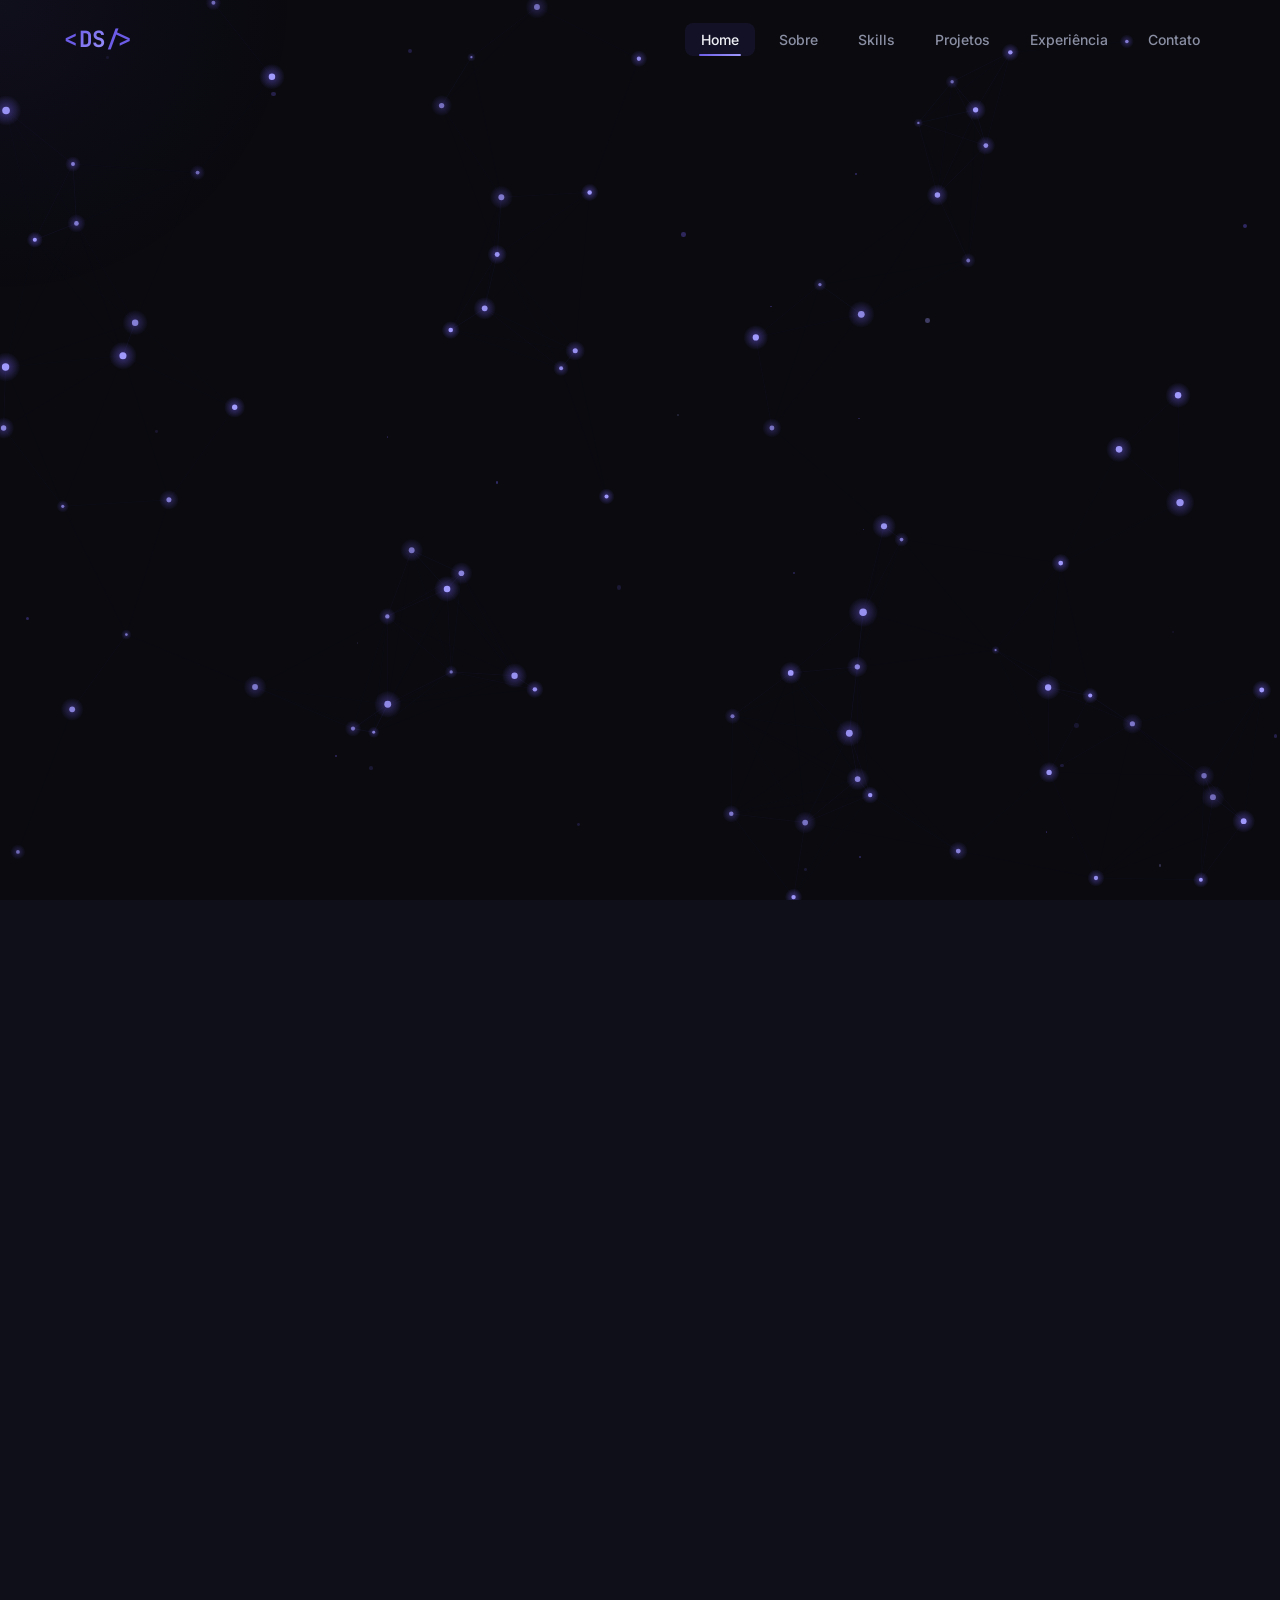
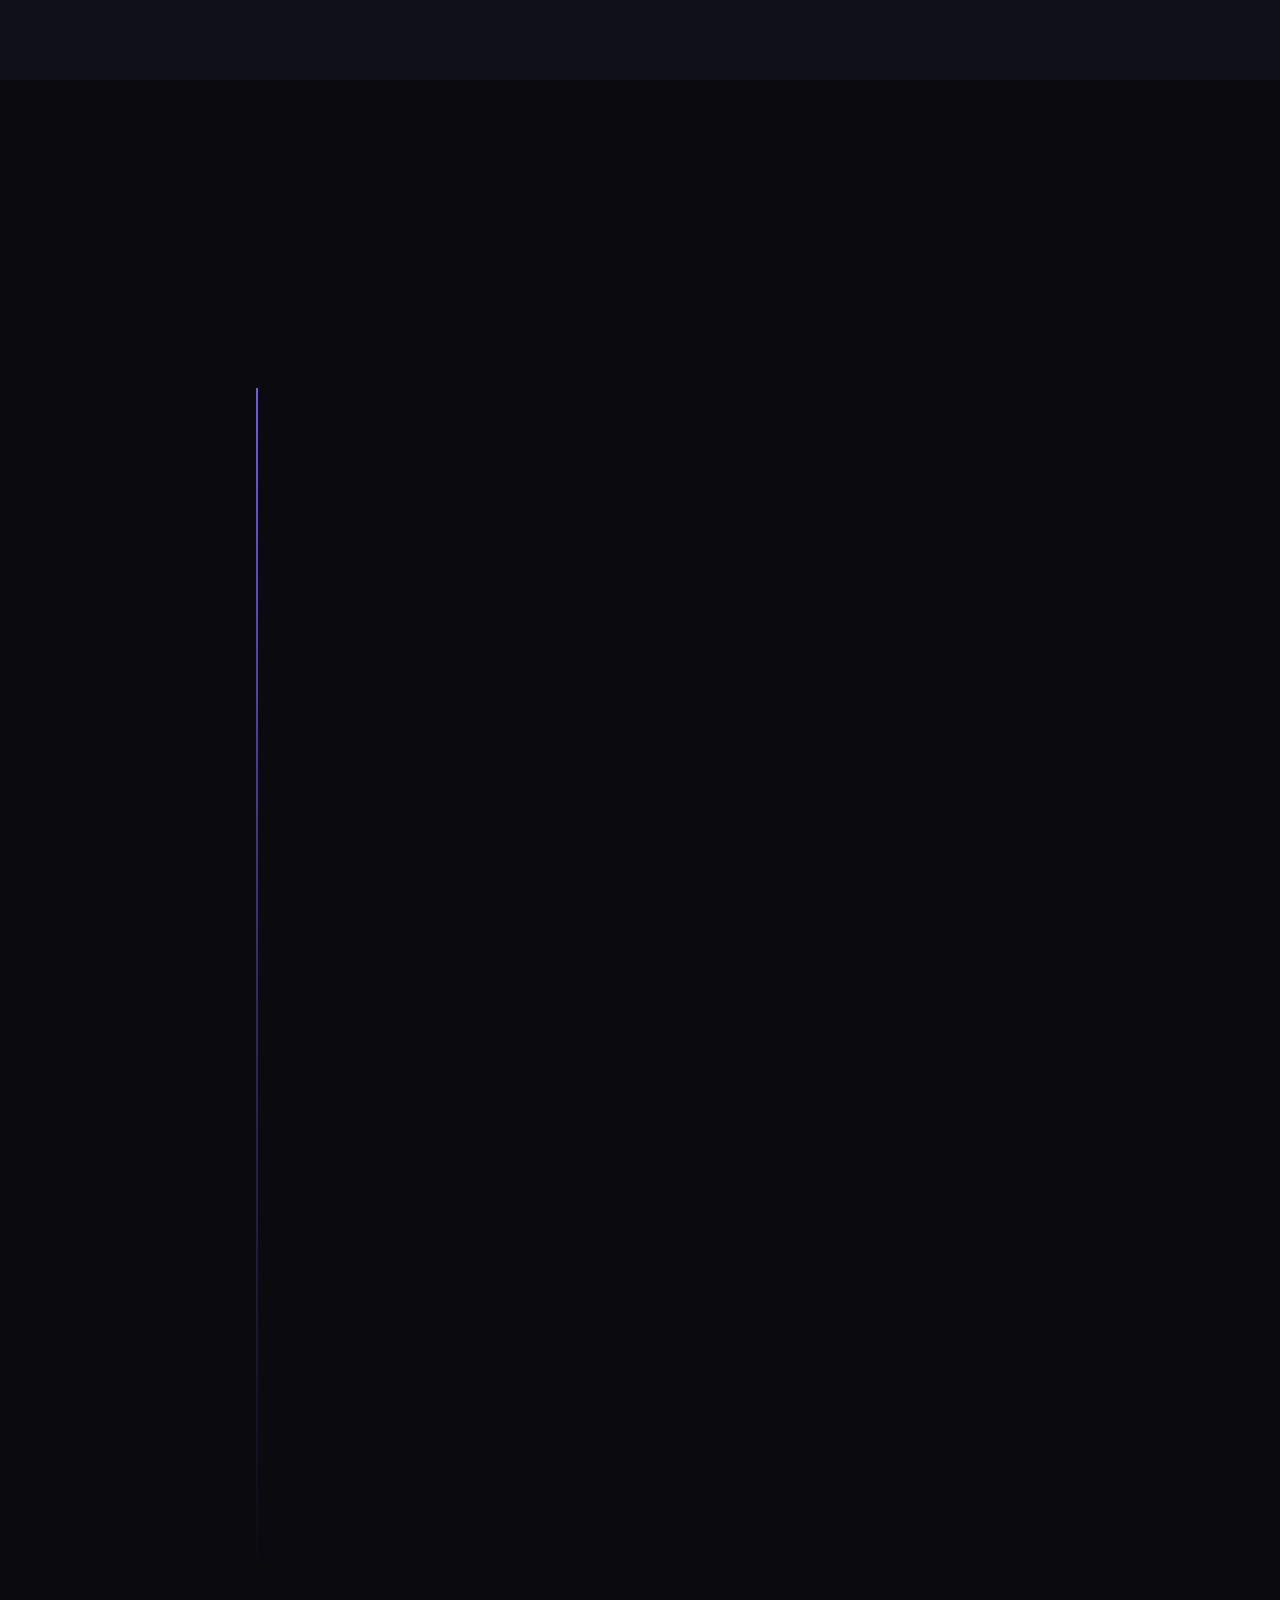
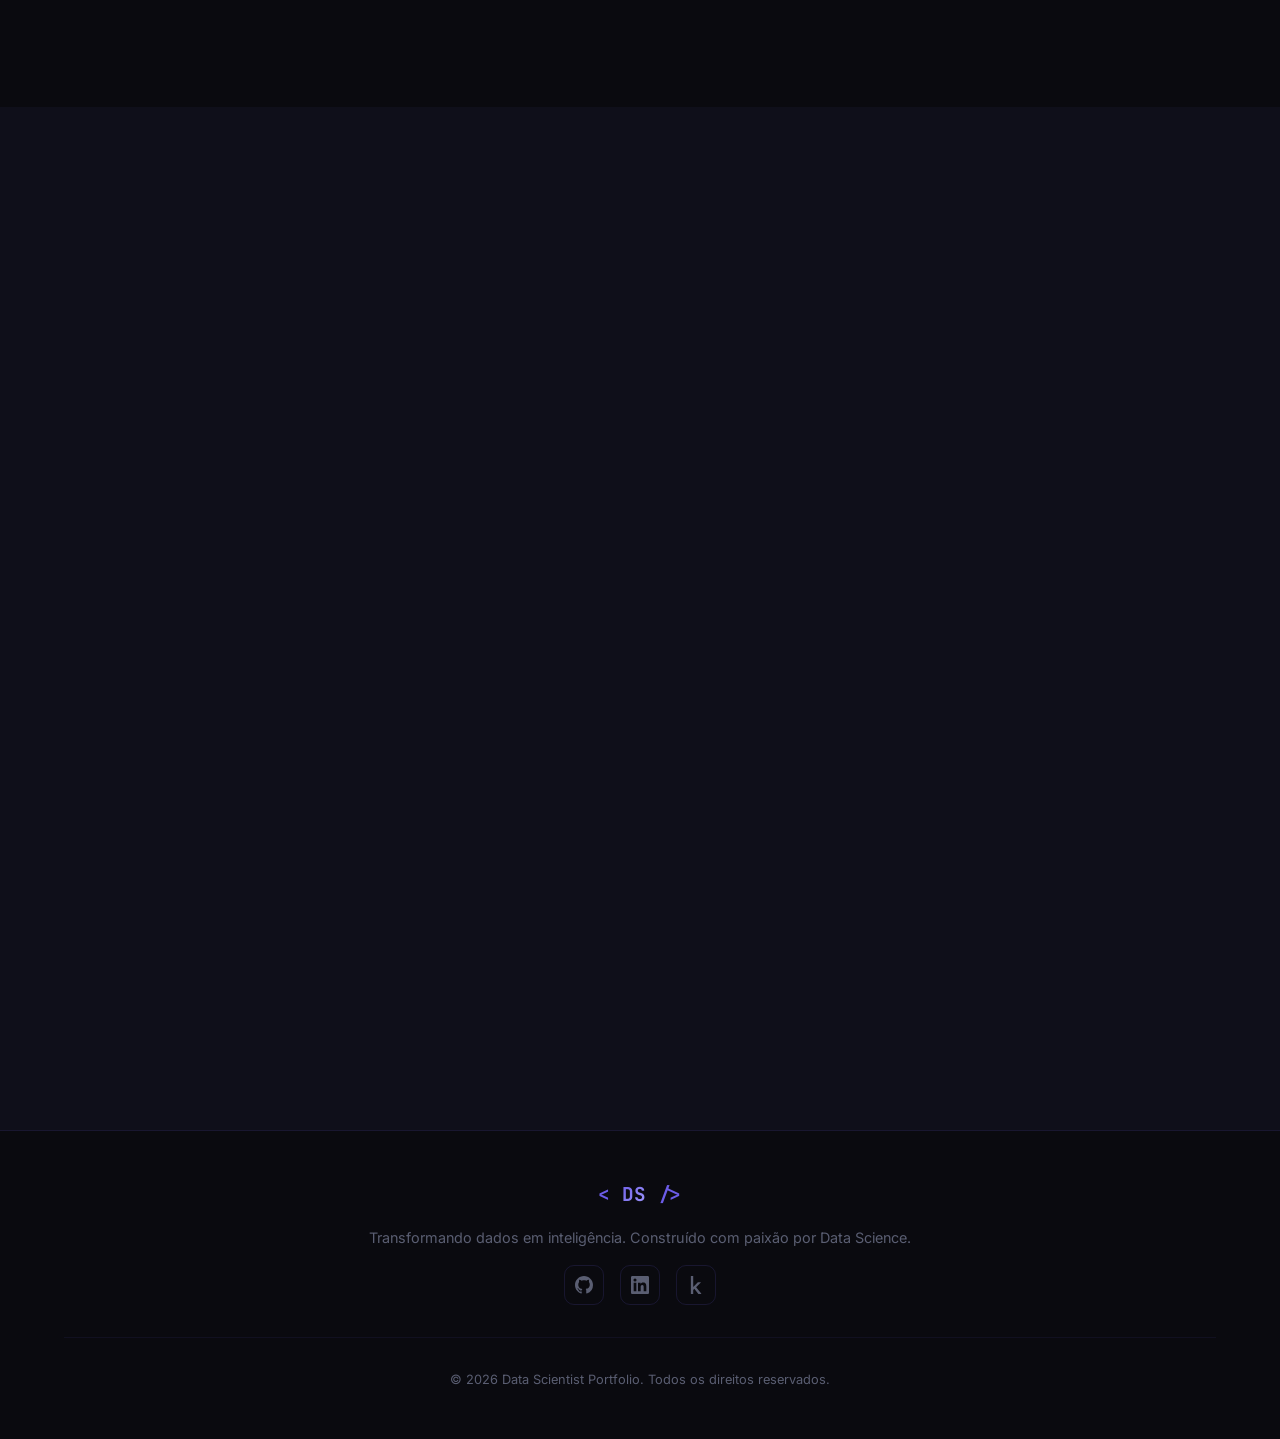
<file: index.html>
<!DOCTYPE html>
<html lang="pt-BR">
<head>
  <meta charset="UTF-8">
  <meta name="viewport" content="width=device-width, initial-scale=1.0">
  <title>Portfolio | Data Science & Deep Learning Specialist</title>
  <meta name="description" content="Especialista em Data Science, Machine Learning, Deep Learning e Deep Neural Networks. Portfolio profissional com projetos e experiência.">
  <link rel="icon" href="data:image/svg+xml,<svg xmlns='http://www.w3.org/2000/svg' viewBox='0 0 100 100'><text y='.9em' font-size='90'>🧠</text></svg>">
  <link rel="preconnect" href="https://fonts.googleapis.com">
  <link rel="preconnect" href="https://fonts.gstatic.com" crossorigin>
  <link href="https://fonts.googleapis.com/css2?family=Inter:wght@300;400;500;600;700;800;900&family=JetBrains+Mono:wght@400;500;600&display=swap" rel="stylesheet">
  <link rel="stylesheet" href="styles.css">
</head>
<body>
  <!-- Cursor Glow Effect -->
  <div class="cursor-glow" id="cursorGlow"></div>

  <!-- Loading Screen -->
  <div class="loading-screen" id="loadingScreen">
    <div class="loading-neural">
      <div class="neural-core"></div>
      <div class="neural-ring neural-ring-1"></div>
      <div class="neural-ring neural-ring-2"></div>
      <div class="neural-ring neural-ring-3"></div>
    </div>
    <div class="loading-text">
      <span class="loading-char" style="--i:0">I</span>
      <span class="loading-char" style="--i:1">n</span>
      <span class="loading-char" style="--i:2">i</span>
      <span class="loading-char" style="--i:3">c</span>
      <span class="loading-char" style="--i:4">i</span>
      <span class="loading-char" style="--i:5">a</span>
      <span class="loading-char" style="--i:6">l</span>
      <span class="loading-char" style="--i:7">i</span>
      <span class="loading-char" style="--i:8">z</span>
      <span class="loading-char" style="--i:9">a</span>
      <span class="loading-char" style="--i:10">n</span>
      <span class="loading-char" style="--i:11">d</span>
      <span class="loading-char" style="--i:12">o</span>
      <span class="loading-char" style="--i:13">.</span>
      <span class="loading-char" style="--i:14">.</span>
      <span class="loading-char" style="--i:15">.</span>
    </div>
    <div class="loading-bar">
      <div class="loading-bar-fill"></div>
    </div>
  </div>

  <!-- Navigation -->
  <nav class="navbar" id="navbar">
    <div class="nav-container">
      <a href="#hero" class="nav-logo">
        <span class="logo-bracket">&lt;</span>
        <span class="logo-text">DS</span>
        <span class="logo-bracket">/&gt;</span>
      </a>
      <ul class="nav-links" id="navLinks">
        <li><a href="#hero" class="nav-link active" data-section="hero">Home</a></li>
        <li><a href="#about" class="nav-link" data-section="about">Sobre</a></li>
        <li><a href="#skills" class="nav-link" data-section="skills">Skills</a></li>
        <li><a href="#projects" class="nav-link" data-section="projects">Projetos</a></li>
        <li><a href="#experience" class="nav-link" data-section="experience">Experiência</a></li>
        <li><a href="#contact" class="nav-link" data-section="contact">Contato</a></li>
      </ul>
      <button class="nav-toggle" id="navToggle" aria-label="Toggle navigation">
        <span class="hamburger-line"></span>
        <span class="hamburger-line"></span>
        <span class="hamburger-line"></span>
      </button>
    </div>
  </nav>

  <!-- Hero Section -->
  <section class="hero" id="hero">
    <canvas class="neural-canvas" id="neuralCanvas"></canvas>
    <div class="hero-particles" id="heroParticles"></div>
    <div class="hero-content">
      <div class="hero-badge animate-on-scroll">
        <span class="badge-dot"></span>
        <span>Disponível para projetos</span>
      </div>
      <h1 class="hero-title">
        <span class="title-line animate-on-scroll" data-delay="100">
          <span class="title-greeting">Olá, eu sou</span>
        </span>
        <span class="title-line animate-on-scroll" data-delay="200">
          <span class="title-name glitch-text" data-text="Data Scientist">Data Scientist</span>
        </span>
        <span class="title-line animate-on-scroll" data-delay="300">
          <span class="title-role">
            <span class="typing-container">
              <span class="typing-text" id="typingText"></span>
              <span class="typing-cursor">|</span>
            </span>
          </span>
        </span>
      </h1>
      <p class="hero-description animate-on-scroll" data-delay="400">
        Transformando dados em <span class="highlight-text">inteligência acionável</span> através de
        <span class="highlight-text">Deep Learning</span>, <span class="highlight-text">Neural Networks</span>
        e soluções de <span class="highlight-text">Machine Learning</span> de alto impacto.
      </p>
      <div class="hero-cta animate-on-scroll" data-delay="500">
        <a href="#projects" class="btn btn-primary">
          <span class="btn-text">Ver Projetos</span>
          <span class="btn-icon">→</span>
          <div class="btn-glow"></div>
        </a>
        <a href="#contact" class="btn btn-secondary">
          <span class="btn-text">Entrar em Contato</span>
          <span class="btn-icon">↗</span>
        </a>
      </div>
      <div class="hero-stats animate-on-scroll" data-delay="600">
        <div class="stat-item">
          <span class="stat-number counter" data-target="50">0</span><span class="stat-suffix">+</span>
          <span class="stat-label">Projetos</span>
        </div>
        <div class="stat-divider"></div>
        <div class="stat-item">
          <span class="stat-number counter" data-target="8">0</span><span class="stat-suffix">+</span>
          <span class="stat-label">Anos Exp.</span>
        </div>
        <div class="stat-divider"></div>
        <div class="stat-item">
          <span class="stat-number counter" data-target="15">0</span><span class="stat-suffix">+</span>
          <span class="stat-label">Modelos em Prod.</span>
        </div>
      </div>
    </div>
    <div class="scroll-indicator animate-on-scroll" data-delay="700">
      <div class="scroll-mouse">
        <div class="scroll-wheel"></div>
      </div>
      <span class="scroll-text">Scroll para explorar</span>
    </div>
  </section>

  <!-- About Section -->
  <section class="section about-section" id="about">
    <div class="container">
      <div class="section-header animate-on-scroll">
        <span class="section-tag">&lt;sobre&gt;</span>
        <h2 class="section-title">Quem Sou Eu</h2>
        <div class="section-line"></div>
      </div>
      <div class="about-grid">
        <div class="about-visual animate-on-scroll" data-delay="200">
          <div class="about-image-wrapper">
            <div class="about-image-frame">
              <div class="frame-corner frame-corner-tl"></div>
              <div class="frame-corner frame-corner-tr"></div>
              <div class="frame-corner frame-corner-bl"></div>
              <div class="frame-corner frame-corner-br"></div>
              <div class="about-avatar">
                <div class="avatar-neural-bg"></div>
                <svg class="avatar-icon" viewBox="0 0 120 120" fill="none">
                  <circle cx="60" cy="45" r="22" stroke="currentColor" stroke-width="2" fill="none"/>
                  <path d="M20 105c0-22 18-40 40-40s40 18 40 40" stroke="currentColor" stroke-width="2" fill="none"/>
                  <circle cx="60" cy="60" r="55" stroke="currentColor" stroke-width="1" stroke-dasharray="4 4" opacity="0.3"/>
                </svg>
              </div>
            </div>
            <div class="about-orbit">
              <div class="orbit-dot" style="--orbit-delay: 0s;">
                <span class="orbit-icon">🧠</span>
              </div>
              <div class="orbit-dot" style="--orbit-delay: -2.5s;">
                <span class="orbit-icon">📊</span>
              </div>
              <div class="orbit-dot" style="--orbit-delay: -5s;">
                <span class="orbit-icon">🤖</span>
              </div>
              <div class="orbit-dot" style="--orbit-delay: -7.5s;">
                <span class="orbit-icon">⚡</span>
              </div>
            </div>
          </div>
        </div>
        <div class="about-content">
          <div class="about-text animate-on-scroll" data-delay="300">
            <p>
              Sou um <strong>Especialista em Data Science</strong> apaixonado por desvendar padrões complexos em dados
              e construir soluções de inteligência artificial que geram impacto real. Com mais de 8 anos de experiência,
              tenho atuado na interseção entre <strong>Machine Learning</strong>, <strong>Deep Learning</strong> e
              <strong>Deep Neural Networks</strong>.
            </p>
            <p>
              Minha expertise abrange desde a análise exploratória de dados até a implementação de arquiteturas
              avançadas de redes neurais, incluindo <strong>Transformers</strong>, <strong>CNNs</strong>,
              <strong>RNNs/LSTMs</strong>, <strong>GANs</strong> e <strong>Autoencoders</strong>. Tenho experiência
              prática em levar modelos do laboratório à produção em escala.
            </p>
          </div>
          <div class="about-highlights animate-on-scroll" data-delay="400">
            <div class="highlight-card">
              <div class="highlight-icon">
                <svg viewBox="0 0 24 24" fill="none" stroke="currentColor" stroke-width="2"><path d="M12 2L2 7l10 5 10-5-10-5zM2 17l10 5 10-5M2 12l10 5 10-5"/></svg>
              </div>
              <div>
                <h4>Deep Learning</h4>
                <p>Arquiteturas avançadas de DNNs</p>
              </div>
            </div>
            <div class="highlight-card">
              <div class="highlight-icon">
                <svg viewBox="0 0 24 24" fill="none" stroke="currentColor" stroke-width="2"><circle cx="12" cy="12" r="10"/><path d="M8 12l2 2 4-4"/></svg>
              </div>
              <div>
                <h4>MLOps</h4>
                <p>Deploy e monitoramento em escala</p>
              </div>
            </div>
            <div class="highlight-card">
              <div class="highlight-icon">
                <svg viewBox="0 0 24 24" fill="none" stroke="currentColor" stroke-width="2"><path d="M21 16V8a2 2 0 00-1-1.73l-7-4a2 2 0 00-2 0l-7 4A2 2 0 002 8v8a2 2 0 001 1.73l7 4a2 2 0 002 0l7-4A2 2 0 0022 16z"/></svg>
              </div>
              <div>
                <h4>Big Data</h4>
                <p>Processamento massivo de dados</p>
              </div>
            </div>
          </div>
        </div>
      </div>
    </div>
  </section>

  <!-- Skills Section -->
  <section class="section skills-section" id="skills">
    <div class="container">
      <div class="section-header animate-on-scroll">
        <span class="section-tag">&lt;skills&gt;</span>
        <h2 class="section-title">Habilidades & Tecnologias</h2>
        <div class="section-line"></div>
      </div>

      <!-- Skill Categories -->
      <div class="skills-grid">
        <!-- Data Science & ML -->
        <div class="skill-category animate-on-scroll" data-delay="100">
          <div class="skill-category-header">
            <div class="skill-category-icon">
              <svg viewBox="0 0 24 24" fill="none" stroke="currentColor" stroke-width="1.5">
                <path d="M12 2a10 10 0 100 20 10 10 0 000-20z"/><path d="M12 6v6l4 2"/>
              </svg>
            </div>
            <h3>Data Science & ML</h3>
          </div>
          <div class="skill-bars">
            <div class="skill-bar-item">
              <div class="skill-bar-header">
                <span>Python / R</span><span class="skill-percent">97%</span>
              </div>
              <div class="skill-bar"><div class="skill-bar-fill" data-width="97"></div></div>
            </div>
            <div class="skill-bar-item">
              <div class="skill-bar-header">
                <span>Scikit-Learn</span><span class="skill-percent">95%</span>
              </div>
              <div class="skill-bar"><div class="skill-bar-fill" data-width="95"></div></div>
            </div>
            <div class="skill-bar-item">
              <div class="skill-bar-header">
                <span>Pandas / NumPy</span><span class="skill-percent">98%</span>
              </div>
              <div class="skill-bar"><div class="skill-bar-fill" data-width="98"></div></div>
            </div>
            <div class="skill-bar-item">
              <div class="skill-bar-header">
                <span>Feature Engineering</span><span class="skill-percent">92%</span>
              </div>
              <div class="skill-bar"><div class="skill-bar-fill" data-width="92"></div></div>
            </div>
            <div class="skill-bar-item">
              <div class="skill-bar-header">
                <span>Statistical Analysis</span><span class="skill-percent">90%</span>
              </div>
              <div class="skill-bar"><div class="skill-bar-fill" data-width="90"></div></div>
            </div>
          </div>
        </div>

        <!-- Deep Learning -->
        <div class="skill-category animate-on-scroll" data-delay="200">
          <div class="skill-category-header">
            <div class="skill-category-icon">
              <svg viewBox="0 0 24 24" fill="none" stroke="currentColor" stroke-width="1.5">
                <circle cx="6" cy="6" r="3"/><circle cx="18" cy="6" r="3"/><circle cx="6" cy="18" r="3"/><circle cx="18" cy="18" r="3"/>
                <path d="M8.5 7.5L15.5 16.5M15.5 7.5L8.5 16.5"/>
              </svg>
            </div>
            <h3>Deep Learning & DNNs</h3>
          </div>
          <div class="skill-bars">
            <div class="skill-bar-item">
              <div class="skill-bar-header">
                <span>TensorFlow / Keras</span><span class="skill-percent">96%</span>
              </div>
              <div class="skill-bar"><div class="skill-bar-fill" data-width="96"></div></div>
            </div>
            <div class="skill-bar-item">
              <div class="skill-bar-header">
                <span>PyTorch</span><span class="skill-percent">94%</span>
              </div>
              <div class="skill-bar"><div class="skill-bar-fill" data-width="94"></div></div>
            </div>
            <div class="skill-bar-item">
              <div class="skill-bar-header">
                <span>CNNs / RNNs / LSTMs</span><span class="skill-percent">93%</span>
              </div>
              <div class="skill-bar"><div class="skill-bar-fill" data-width="93"></div></div>
            </div>
            <div class="skill-bar-item">
              <div class="skill-bar-header">
                <span>Transformers / Attention</span><span class="skill-percent">91%</span>
              </div>
              <div class="skill-bar"><div class="skill-bar-fill" data-width="91"></div></div>
            </div>
            <div class="skill-bar-item">
              <div class="skill-bar-header">
                <span>GANs / Autoencoders</span><span class="skill-percent">88%</span>
              </div>
              <div class="skill-bar"><div class="skill-bar-fill" data-width="88"></div></div>
            </div>
          </div>
        </div>

        <!-- MLOps & Infrastructure -->
        <div class="skill-category animate-on-scroll" data-delay="300">
          <div class="skill-category-header">
            <div class="skill-category-icon">
              <svg viewBox="0 0 24 24" fill="none" stroke="currentColor" stroke-width="1.5">
                <rect x="2" y="3" width="20" height="14" rx="2"/><path d="M8 21h8M12 17v4"/>
              </svg>
            </div>
            <h3>MLOps & Infraestrutura</h3>
          </div>
          <div class="skill-bars">
            <div class="skill-bar-item">
              <div class="skill-bar-header">
                <span>Docker / Kubernetes</span><span class="skill-percent">89%</span>
              </div>
              <div class="skill-bar"><div class="skill-bar-fill" data-width="89"></div></div>
            </div>
            <div class="skill-bar-item">
              <div class="skill-bar-header">
                <span>AWS / GCP / Azure</span><span class="skill-percent">87%</span>
              </div>
              <div class="skill-bar"><div class="skill-bar-fill" data-width="87"></div></div>
            </div>
            <div class="skill-bar-item">
              <div class="skill-bar-header">
                <span>MLflow / Kubeflow</span><span class="skill-percent">85%</span>
              </div>
              <div class="skill-bar"><div class="skill-bar-fill" data-width="85"></div></div>
            </div>
            <div class="skill-bar-item">
              <div class="skill-bar-header">
                <span>Apache Spark</span><span class="skill-percent">86%</span>
              </div>
              <div class="skill-bar"><div class="skill-bar-fill" data-width="86"></div></div>
            </div>
            <div class="skill-bar-item">
              <div class="skill-bar-header">
                <span>CI/CD for ML</span><span class="skill-percent">84%</span>
              </div>
              <div class="skill-bar"><div class="skill-bar-fill" data-width="84"></div></div>
            </div>
          </div>
        </div>

        <!-- Visualization & Communication -->
        <div class="skill-category animate-on-scroll" data-delay="400">
          <div class="skill-category-header">
            <div class="skill-category-icon">
              <svg viewBox="0 0 24 24" fill="none" stroke="currentColor" stroke-width="1.5">
                <path d="M18 20V10M12 20V4M6 20v-6"/>
              </svg>
            </div>
            <h3>Visualização & NLP</h3>
          </div>
          <div class="skill-bars">
            <div class="skill-bar-item">
              <div class="skill-bar-header">
                <span>Matplotlib / Seaborn</span><span class="skill-percent">95%</span>
              </div>
              <div class="skill-bar"><div class="skill-bar-fill" data-width="95"></div></div>
            </div>
            <div class="skill-bar-item">
              <div class="skill-bar-header">
                <span>Plotly / D3.js</span><span class="skill-percent">88%</span>
              </div>
              <div class="skill-bar"><div class="skill-bar-fill" data-width="88"></div></div>
            </div>
            <div class="skill-bar-item">
              <div class="skill-bar-header">
                <span>NLP / Hugging Face</span><span class="skill-percent">90%</span>
              </div>
              <div class="skill-bar"><div class="skill-bar-fill" data-width="90"></div></div>
            </div>
            <div class="skill-bar-item">
              <div class="skill-bar-header">
                <span>Computer Vision</span><span class="skill-percent">89%</span>
              </div>
              <div class="skill-bar"><div class="skill-bar-fill" data-width="89"></div></div>
            </div>
            <div class="skill-bar-item">
              <div class="skill-bar-header">
                <span>LLMs / RAG</span><span class="skill-percent">92%</span>
              </div>
              <div class="skill-bar"><div class="skill-bar-fill" data-width="92"></div></div>
            </div>
          </div>
        </div>
      </div>

      <!-- Tech Stack Floating -->
      <div class="tech-stack animate-on-scroll" data-delay="500">
        <h3 class="tech-stack-title">Tech Stack</h3>
        <div class="tech-marquee">
          <div class="tech-marquee-inner">
            <span class="tech-tag">Python</span>
            <span class="tech-tag">TensorFlow</span>
            <span class="tech-tag">PyTorch</span>
            <span class="tech-tag">Scikit-Learn</span>
            <span class="tech-tag">Keras</span>
            <span class="tech-tag">Pandas</span>
            <span class="tech-tag">NumPy</span>
            <span class="tech-tag">Spark</span>
            <span class="tech-tag">SQL</span>
            <span class="tech-tag">Docker</span>
            <span class="tech-tag">Kubernetes</span>
            <span class="tech-tag">AWS</span>
            <span class="tech-tag">GCP</span>
            <span class="tech-tag">MLflow</span>
            <span class="tech-tag">Hugging Face</span>
            <span class="tech-tag">OpenCV</span>
            <span class="tech-tag">NLTK</span>
            <span class="tech-tag">XGBoost</span>
            <span class="tech-tag">LightGBM</span>
            <span class="tech-tag">Airflow</span>
            <!-- Duplicated for seamless loop -->
            <span class="tech-tag">Python</span>
            <span class="tech-tag">TensorFlow</span>
            <span class="tech-tag">PyTorch</span>
            <span class="tech-tag">Scikit-Learn</span>
            <span class="tech-tag">Keras</span>
            <span class="tech-tag">Pandas</span>
            <span class="tech-tag">NumPy</span>
            <span class="tech-tag">Spark</span>
            <span class="tech-tag">SQL</span>
            <span class="tech-tag">Docker</span>
            <span class="tech-tag">Kubernetes</span>
            <span class="tech-tag">AWS</span>
            <span class="tech-tag">GCP</span>
            <span class="tech-tag">MLflow</span>
            <span class="tech-tag">Hugging Face</span>
            <span class="tech-tag">OpenCV</span>
            <span class="tech-tag">NLTK</span>
            <span class="tech-tag">XGBoost</span>
            <span class="tech-tag">LightGBM</span>
            <span class="tech-tag">Airflow</span>
          </div>
        </div>
      </div>
    </div>
  </section>

  <!-- Projects Section -->
  <section class="section projects-section" id="projects">
    <div class="container">
      <div class="section-header animate-on-scroll">
        <span class="section-tag">&lt;projetos&gt;</span>
        <h2 class="section-title">Projetos em Destaque</h2>
        <div class="section-line"></div>
      </div>
      
      <!-- Projects Navigation Links -->
      <div class="projects-tabs-nav animate-on-scroll" data-delay="100">
        <a href="projeto-algoritmo-solda.html" class="projects-tab-btn">
          <span class="tab-icon">🤖</span>
          <span class="tab-label">Algoritmo Solda</span>
        </a>
        <a href="projeto-cultura-digital.html" class="projects-tab-btn">
          <span class="tab-icon">🎓</span>
          <span class="tab-label">Cultura Digital</span>
        </a>
        <a href="projeto-vendas-excel.html" class="projects-tab-btn">
          <span class="tab-icon">📊</span>
          <span class="tab-label">Vendas Excel</span>
        </a>
        <a href="projeto-etl-dio.html" class="projects-tab-btn">
          <span class="tab-icon">⚙️</span>
          <span class="tab-label">ETL DIO</span>
        </a>
        <a href="projeto-psi-corp.html" class="projects-tab-btn">
          <span class="tab-icon">🏛️</span>
          <span class="tab-label">PSI-Corp</span>
        </a>
        <a href="projeto-weldwise.html" class="projects-tab-btn">
          <span class="tab-icon">🔧</span>
          <span class="tab-label">WeldWise</span>
        </a>
        <a href="projeto-deepai.html" class="projects-tab-btn">
          <span class="tab-icon">🧠</span>
          <span class="tab-label">DeepAI</span>
        </a>
        <a href="projeto-thormel.html" class="projects-tab-btn">
          <span class="tab-icon">⚡</span>
          <span class="tab-label">ThorMel</span>
        </a>
      </div>

      <!-- Featured Project Preview -->
      <div class="projects-grid-links animate-on-scroll" data-delay="200">
        <a href="projeto-algoritmo-solda.html" class="project-link-card">
          <div class="project-card-link-visual">🤖⚙️</div>
          <h3>Algoritmo Solda</h3>
          <p>Sistema inteligente para identificação automática de juntas de solda</p>
          <div class="card-tech">Python • ROS • OpenCV</div>
        </a>
        <a href="projeto-cultura-digital.html" class="project-link-card">
          <div class="project-card-link-visual">🎓</div>
          <h3>Cultura Digital</h3>
          <p>Trabalho escolar sobre transformação digital e cultura na era digital</p>
          <div class="card-tech">HTML • CSS • JavaScript</div>
        </a>
        <a href="projeto-vendas-excel.html" class="project-link-card">
          <div class="project-card-link-visual">📊</div>
          <h3>Vendas Excel</h3>
          <p>Dashboard de vendas com análise e visualização de dados eficaz</p>
          <div class="card-tech">Python • Pandas • Excel</div>
        </a>
        <a href="projeto-etl-dio.html" class="project-link-card">
          <div class="project-card-link-visual">⚙️</div>
          <h3>ETL DIO</h3>
          <p>Pipeline ETL moderna com integração de Gemini AI para 45 usuários</p>
          <div class="card-tech">Python • Gemini AI • Markdown</div>
        </a>
        <a href="projeto-psi-corp.html" class="project-link-card">
          <div class="project-card-link-visual">🏛️</div>
          <h3>PSI-Corp</h3>
          <p>Plataforma moderna com Firebase, Next.js e arquitetura serverless</p>
          <div class="card-tech">Next.js • TypeScript • Firebase</div>
        </a>
        <a href="projeto-weldwise.html" class="project-link-card">
          <div class="project-card-link-visual">🔧</div>
          <h3>WeldWise</h3>
          <p>Plataforma inteligente de inspeção de soldagem com análise de IA</p>
          <div class="card-tech">TypeScript • Google Sheets • React</div>
        </a>
        <a href="projeto-deepai.html" class="project-link-card">
          <div class="project-card-link-visual">🧠</div>
          <h3>DeepAI</h3>
          <p>Sistema avançado de análise de segurança com ML e Reinforcement Learning</p>
          <div class="card-tech">Python • LightGBM • SHAP</div>
        </a>
        <a href="projeto-thormel.html" class="project-link-card">
          <div class="project-card-link-visual">⚡</div>
          <h3>ThorMel</h3>
          <p>Projeto inovador com foco em performance e escalabilidade</p>
          <div class="card-tech">Python • Performance • Scalability</div>
        </a>
      </div>

    </div>
  </section>


  <!-- Experience Section -->
  <section class="section experience-section" id="experience">
    <div class="container">
      <div class="section-header animate-on-scroll">
        <span class="section-tag">&lt;experiencia&gt;</span>
        <h2 class="section-title">Experiência Profissional</h2>
        <div class="section-line"></div>
      </div>
      <div class="timeline">
        <div class="timeline-item animate-on-scroll" data-delay="100">
          <div class="timeline-marker">
            <div class="timeline-dot"></div>
          </div>
          <div class="timeline-content">
            <div class="timeline-date">2022 - Presente</div>
            <h3 class="timeline-title">Lead Data Scientist</h3>
            <h4 class="timeline-company">Tech Innovation Corp</h4>
            <p class="timeline-description">
              Liderança de equipe de 8 cientistas de dados. Arquitetura e deploy de modelos de Deep Learning
              em produção. Redução de 40% no churn usando ensemble de DNNs com mecanismos de atenção.
            </p>
            <div class="timeline-tags">
              <span>PyTorch</span><span>Transformers</span><span>AWS SageMaker</span><span>MLOps</span>
            </div>
          </div>
        </div>
        <div class="timeline-item animate-on-scroll" data-delay="200">
          <div class="timeline-marker">
            <div class="timeline-dot"></div>
          </div>
          <div class="timeline-content">
            <div class="timeline-date">2020 - 2022</div>
            <h3 class="timeline-title">Senior ML Engineer</h3>
            <h4 class="timeline-company">DataDriven AI</h4>
            <p class="timeline-description">
              Desenvolvimento de pipelines de NLP para processamento de +5M documentos/dia.
              Implementação de sistema de recomendação baseado em Graph Neural Networks com aumento de 25% no engagement.
            </p>
            <div class="timeline-tags">
              <span>TensorFlow</span><span>GNNs</span><span>NLP</span><span>Spark</span>
            </div>
          </div>
        </div>
        <div class="timeline-item animate-on-scroll" data-delay="300">
          <div class="timeline-marker">
            <div class="timeline-dot"></div>
          </div>
          <div class="timeline-content">
            <div class="timeline-date">2018 - 2020</div>
            <h3 class="timeline-title">Data Scientist</h3>
            <h4 class="timeline-company">FinTech Analytics</h4>
            <p class="timeline-description">
              Criação de modelos de detecção de fraude em tempo real usando LSTM e Autoencoders.
              Pipeline de dados processando +10TB/dia com Apache Spark e Kafka.
            </p>
            <div class="timeline-tags">
              <span>Keras</span><span>LSTM</span><span>Spark</span><span>Kafka</span>
            </div>
          </div>
        </div>
        <div class="timeline-item animate-on-scroll" data-delay="400">
          <div class="timeline-marker">
            <div class="timeline-dot"></div>
          </div>
          <div class="timeline-content">
            <div class="timeline-date">2016 - 2018</div>
            <h3 class="timeline-title">Junior Data Analyst</h3>
            <h4 class="timeline-company">Analytics Hub</h4>
            <p class="timeline-description">
              Análise estatística e modelagem preditiva para clientes enterprise.
              Automatização de relatórios e dashboards interativos com Python e Tableau.
            </p>
            <div class="timeline-tags">
              <span>Python</span><span>SQL</span><span>Tableau</span><span>Scikit-Learn</span>
            </div>
          </div>
        </div>
      </div>
    </div>
  </section>

  <!-- Contact Section -->
  <section class="section contact-section" id="contact">
    <div class="container">
      <div class="section-header animate-on-scroll">
        <span class="section-tag">&lt;contato&gt;</span>
        <h2 class="section-title">Vamos Conversar?</h2>
        <div class="section-line"></div>
      </div>
      <div class="contact-grid">
        <div class="contact-info animate-on-scroll" data-delay="100">
          <p class="contact-intro">
            Estou sempre aberto a discutir novos projetos, ideias criativas ou oportunidades
            de colaboração em Data Science e AI.
          </p>
          <div class="contact-cards">
            <a href="mailto:joaop.rodriguesviana@gmail.com" class="contact-card">
              <div class="contact-card-icon">
                <svg viewBox="0 0 24 24" fill="none" stroke="currentColor" stroke-width="1.5">
                  <rect x="2" y="4" width="20" height="16" rx="2"/><path d="M22 4L12 13 2 4"/>
                </svg>
              </div>
              <div>
                <h4>Email</h4>
                <span>joaop.rodriguesviana@gmail.com</span>
              </div>
            </a>
            <a href="https://www.linkedin.com/in/joão-pedro-rodrigues-viana-8738142a8" class="contact-card" target="_blank">
              <div class="contact-card-icon">
                <svg viewBox="0 0 24 24" fill="currentColor"><path d="M20.447 20.452h-3.554v-5.569c0-1.328-.027-3.037-1.852-3.037-1.853 0-2.136 1.445-2.136 2.939v5.667H9.351V9h3.414v1.561h.046c.477-.9 1.637-1.85 3.37-1.85 3.601 0 4.267 2.37 4.267 5.455v6.286zM5.337 7.433a2.062 2.062 0 01-2.063-2.065 2.064 2.064 0 112.063 2.065zm1.782 13.019H3.555V9h3.564v11.452zM22.225 0H1.771C.792 0 0 .774 0 1.729v20.542C0 23.227.792 24 1.771 24h20.451C23.2 24 24 23.227 24 22.271V1.729C24 .774 23.2 0 22.222 0h.003z"/></svg>
              </div>
              <div>
                <h4>LinkedIn</h4>
                <span>João Pedro Rodrigues Viana</span>
              </div>
            </a>
            <a href="https://github.com/novasentinel-tech" class="contact-card" target="_blank">
              <div class="contact-card-icon">
                <svg viewBox="0 0 24 24" fill="currentColor"><path d="M12 0C5.37 0 0 5.37 0 12c0 5.31 3.435 9.795 8.205 11.385.6.105.825-.255.825-.57 0-.285-.015-1.23-.015-2.235-3.015.555-3.795-.735-4.035-1.41-.135-.345-.72-1.41-1.23-1.695-.42-.225-1.02-.78-.015-.795.945-.015 1.62.87 1.845 1.23 1.08 1.815 2.805 1.305 3.495.99.105-.78.42-1.305.765-1.605-2.67-.3-5.46-1.335-5.46-5.925 0-1.305.465-2.385 1.23-3.225-.12-.3-.54-1.53.12-3.18 0 0 1.005-.315 3.3 1.23.96-.27 1.98-.405 3-.405s2.04.135 3 .405c2.295-1.56 3.3-1.23 3.3-1.23.66 1.65.24 2.88.12 3.18.765.84 1.23 1.905 1.23 3.225 0 4.605-2.805 5.625-5.475 5.925.435.375.81 1.095.81 2.22 0 1.605-.015 2.895-.015 3.3 0 .315.225.69.825.57A12.02 12.02 0 0024 12c0-6.63-5.37-12-12-12z"/></svg>
              </div>
              <div>
                <h4>GitHub</h4>
                <span>novasentinel-tech</span>
              </div>
            </a>
            <a href="tel:+5527995250958" class="contact-card">
              <div class="contact-card-icon">
                <svg viewBox="0 0 24 24" fill="none" stroke="currentColor" stroke-width="1.5">
                  <path d="M22 16.92v3a2 2 0 01-2.18 2 19.79 19.79 0 01-8.63-3.07 19.5 19.5 0 01-6-6 19.79 19.79 0 01-3.07-8.67A2 2 0 014.11 2h3a2 2 0 012 1.72 12.84 12.84 0 00.7 2.81 2 2 0 01-.45 2.11L8.09 9.91a16 16 0 006 6l1.27-1.27a2 2 0 012.11-.45 12.84 12.84 0 002.81.7A2 2 0 0122 16.92z"/>
                </svg>
              </div>
              <div>
                <h4>Celular</h4>
                <span>+55 (27) 99525-0958</span>
              </div>
            </a>
          </div>
        </div>
        <div class="contact-form-wrapper animate-on-scroll" data-delay="200">
          <form class="contact-form" id="contactForm" name="contact" data-netlify="true" method="POST">
            <input type="hidden" name="form-name" value="contact">
            <div class="form-group">
              <label for="name" class="form-label">Nome</label>
              <input type="text" id="name" name="name" class="form-input" placeholder="Seu nome" required>
              <div class="form-input-line"></div>
            </div>
            <div class="form-group">
              <label for="email" class="form-label">Email</label>
              <input type="email" id="email" name="email" class="form-input" placeholder="seu@email.com" required>
              <div class="form-input-line"></div>
            </div>
            <div class="form-group">
              <label for="subject" class="form-label">Assunto</label>
              <input type="text" id="subject" name="subject" class="form-input" placeholder="Sobre o que deseja falar?" required>
              <div class="form-input-line"></div>
            </div>
            <div class="form-group">
              <label for="message" class="form-label">Mensagem</label>
              <textarea id="message" name="message" class="form-input form-textarea" placeholder="Sua mensagem..." rows="4" required></textarea>
              <div class="form-input-line"></div>
            </div>
            <button type="submit" class="btn btn-primary btn-full">
              <span class="btn-text">Enviar Mensagem</span>
              <span class="btn-icon">→</span>
              <div class="btn-glow"></div>
            </button>
          </form>
        </div>
      </div>
    </div>
  </section>

  <!-- Footer -->
  <footer class="footer">
    <div class="container">
      <div class="footer-content">
        <div class="footer-logo">
          <span class="logo-bracket">&lt;</span>
          <span class="logo-text">DS</span>
          <span class="logo-bracket">/&gt;</span>
        </div>
        <p class="footer-text">Transformando dados em inteligência. Construído com paixão por Data Science.</p>
        <div class="footer-socials">
          <a href="#" class="footer-social" aria-label="GitHub">
            <svg viewBox="0 0 24 24" fill="currentColor"><path d="M12 0C5.37 0 0 5.37 0 12c0 5.31 3.435 9.795 8.205 11.385.6.105.825-.255.825-.57 0-.285-.015-1.23-.015-2.235-3.015.555-3.795-.735-4.035-1.41-.135-.345-.72-1.41-1.23-1.695-.42-.225-1.02-.78-.015-.795.945-.015 1.62.87 1.845 1.23 1.08 1.815 2.805 1.305 3.495.99.105-.78.42-1.305.765-1.605-2.67-.3-5.46-1.335-5.46-5.925 0-1.305.465-2.385 1.23-3.225-.12-.3-.54-1.53.12-3.18 0 0 1.005-.315 3.3 1.23.96-.27 1.98-.405 3-.405s2.04.135 3 .405c2.295-1.56 3.3-1.23 3.3-1.23.66 1.65.24 2.88.12 3.18.765.84 1.23 1.905 1.23 3.225 0 4.605-2.805 5.625-5.475 5.925.435.375.81 1.095.81 2.22 0 1.605-.015 2.895-.015 3.3 0 .315.225.69.825.57A12.02 12.02 0 0024 12c0-6.63-5.37-12-12-12z"/></svg>
          </a>
          <a href="#" class="footer-social" aria-label="LinkedIn">
            <svg viewBox="0 0 24 24" fill="currentColor"><path d="M20.447 20.452h-3.554v-5.569c0-1.328-.027-3.037-1.852-3.037-1.853 0-2.136 1.445-2.136 2.939v5.667H9.351V9h3.414v1.561h.046c.477-.9 1.637-1.85 3.37-1.85 3.601 0 4.267 2.37 4.267 5.455v6.286zM5.337 7.433a2.062 2.062 0 01-2.063-2.065 2.064 2.064 0 112.063 2.065zm1.782 13.019H3.555V9h3.564v11.452zM22.225 0H1.771C.792 0 0 .774 0 1.729v20.542C0 23.227.792 24 1.771 24h20.451C23.2 24 24 23.227 24 22.271V1.729C24 .774 23.2 0 22.222 0h.003z"/></svg>
          </a>
          <a href="#" class="footer-social" aria-label="Kaggle">
            <svg viewBox="0 0 24 24" fill="currentColor"><path d="M18.825 23.859c-.022.092-.117.141-.281.141h-3.139c-.187 0-.351-.082-.492-.248l-5.178-6.589-1.448 1.374v5.111c0 .235-.117.352-.351.352H5.505c-.236 0-.354-.117-.354-.352V.353c0-.233.118-.353.354-.353h2.431c.234 0 .351.12.351.353v14.343l6.203-6.272c.165-.165.33-.246.495-.246h3.239c.144 0 .236.06.281.18.046.095.015.21-.093.346L12.177 15.1l6.79 8.366c.09.117.105.221.046.312l-.188.082z"/></svg>
          </a>
        </div>
      </div>
      <div class="footer-bottom">
        <p>&copy; 2026 Data Scientist Portfolio. Todos os direitos reservados.</p>
      </div>
    </div>
  </footer>

  <script src="main.js"></script>
</body>
</html>
</file>
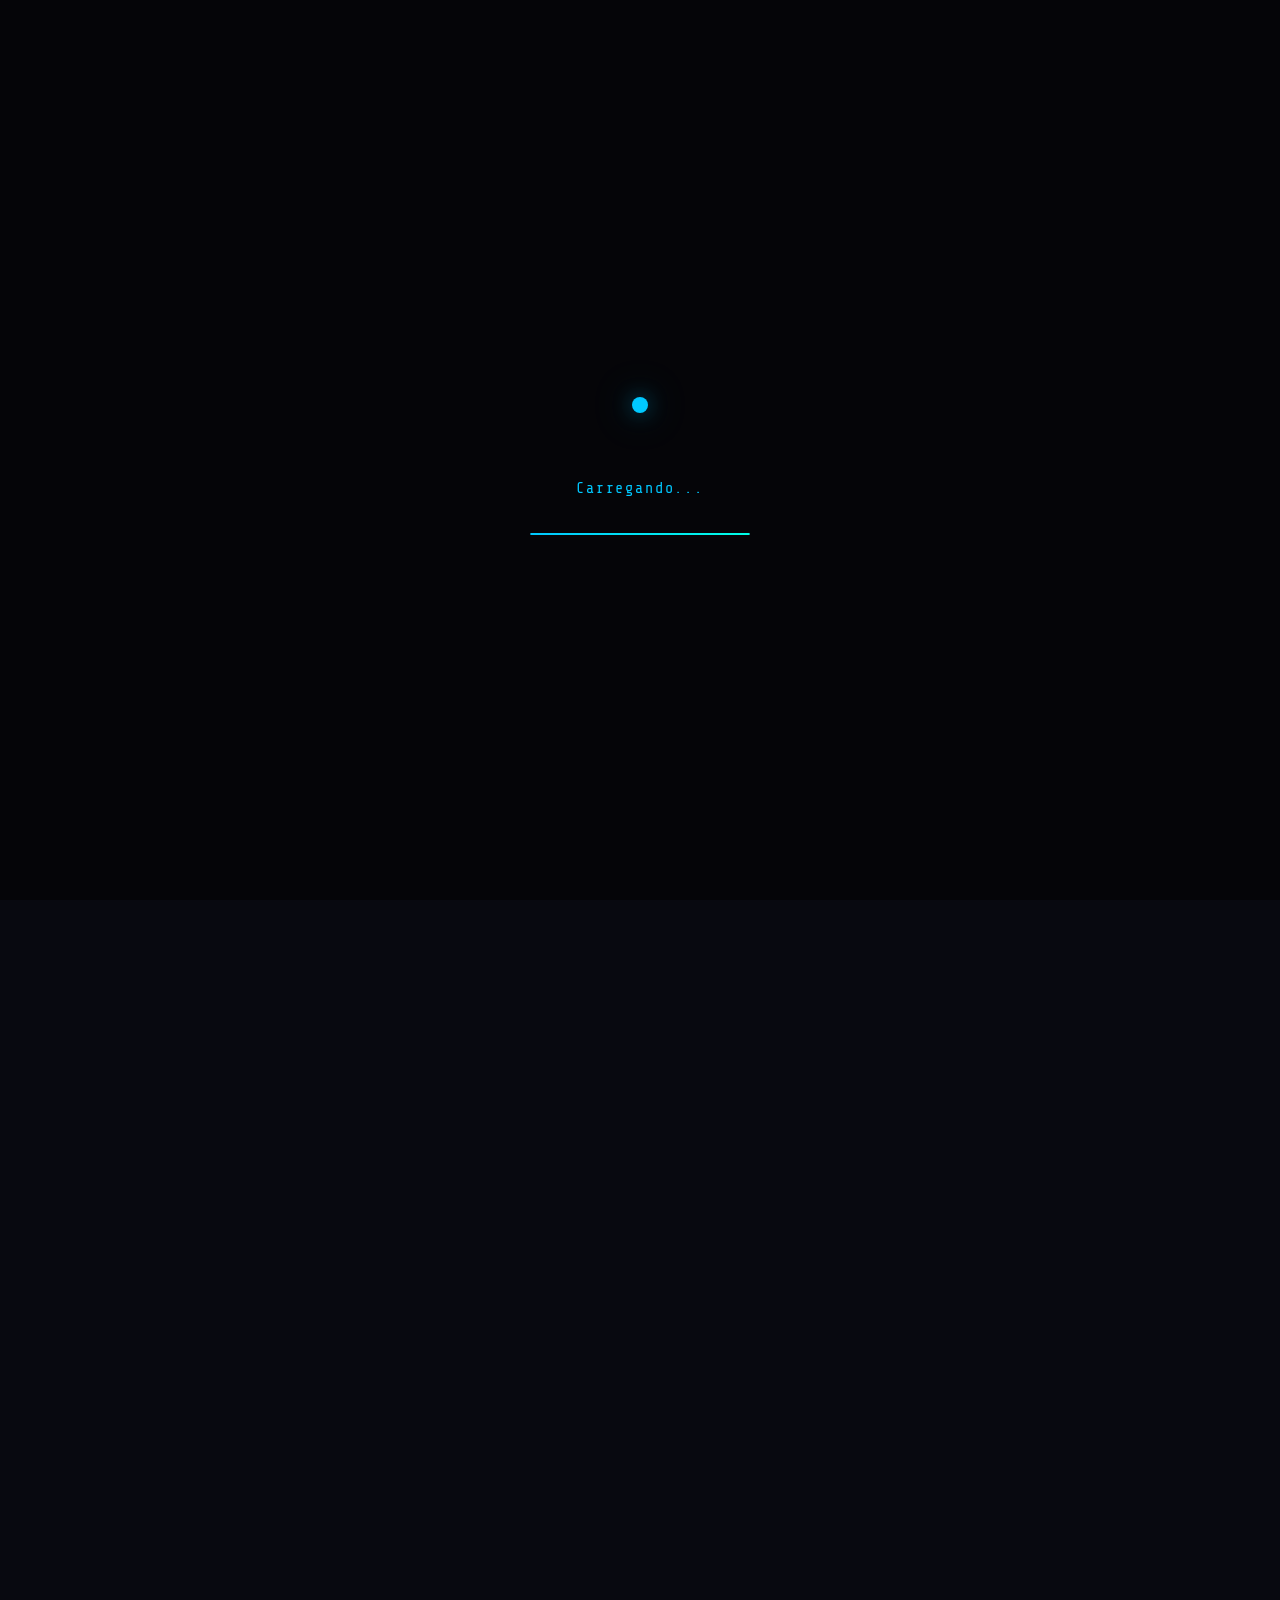
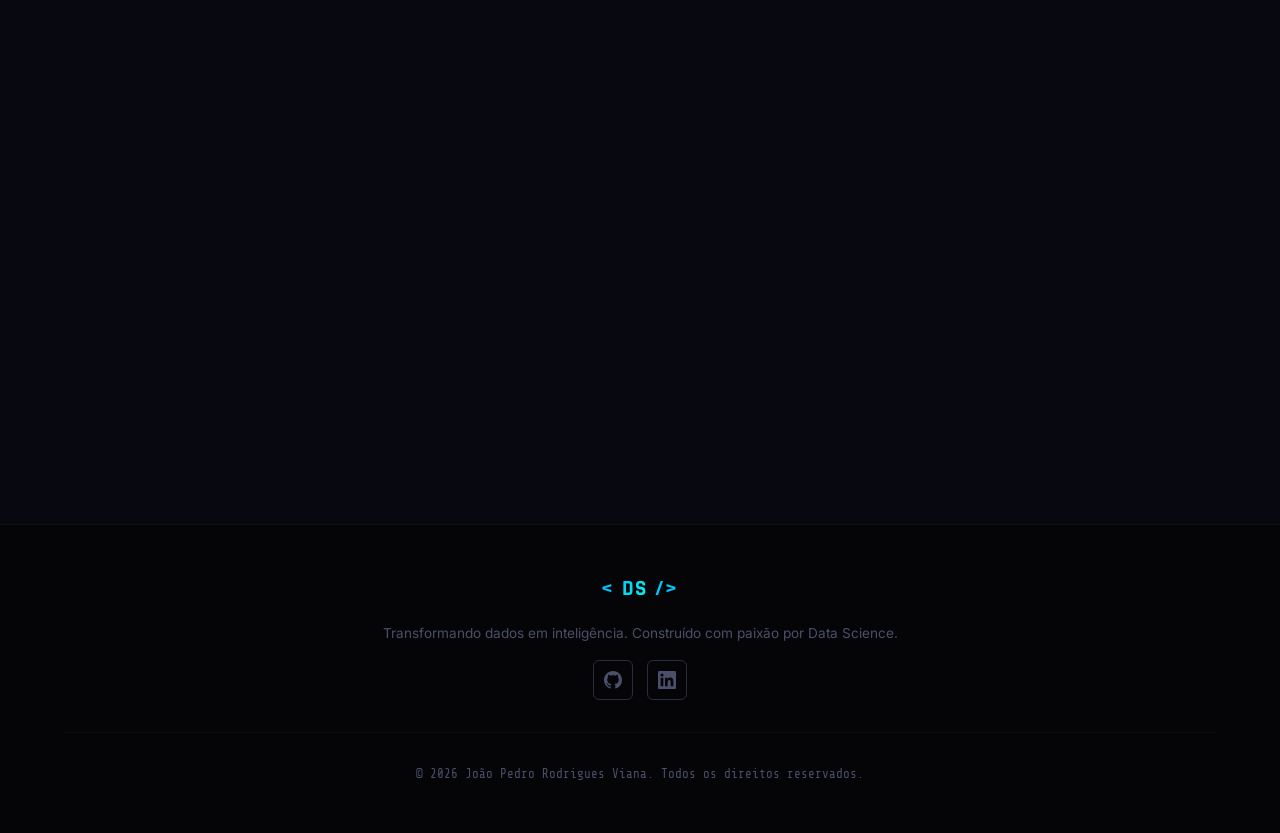
<file: projeto-algoritmo-solda.html>
<!DOCTYPE html>
<html lang="pt-BR">
<head>
  <meta charset="UTF-8">
  <meta name="viewport" content="width=device-width, initial-scale=1.0">
  <title>ALGORITMO INTELIGENTE IDENTIFICADOR DE SOLDA | Portfolio</title>
  <meta name="description" content="Sistema avançado para identificação automática de juntas de solda com visão computacional e ROS.">
  <link rel="icon" href="data:image/svg+xml,<svg xmlns='http://www.w3.org/2000/svg' viewBox='0 0 100 100'><text y='.9em' font-size='90'>🤖</text></svg>">
  <link rel="preconnect" href="https://fonts.googleapis.com">
  <link rel="preconnect" href="https://fonts.gstatic.com" crossorigin>
  <link href="https://fonts.googleapis.com/css2?family=Rajdhani:wght@400;500;600;700&family=Share+Tech+Mono&family=Inter:wght@300;400;500;600;700&display=swap" rel="stylesheet">
  <link rel="stylesheet" href="styles.css">
  <link rel="stylesheet" href="projeto-algoritmo-solda.css">
</head>
<body>

  <!-- Cursor Glow -->
  <div class="cursor-glow" id="cursorGlow"></div>

  <!-- Scanline overlay -->
  <div class="scanline-overlay"></div>

  <!-- Progress bar -->
  <div id="sectionProgress" style="position:fixed;top:0;left:0;height:2px;width:0%;background:linear-gradient(90deg,#00c8ff,#00ffe7);z-index:10001;transition:width 0.1s;pointer-events:none;box-shadow:0 0 8px #00c8ff"></div>

  <!-- Loading Screen -->
  <div class="loading-screen" id="loadingScreen">
    <div class="loading-neural">
      <div class="neural-core"></div>
      <div class="neural-ring neural-ring-1"></div>
      <div class="neural-ring neural-ring-2"></div>
      <div class="neural-ring neural-ring-3"></div>
    </div>
    <div class="loading-text">
      <span class="loading-char" style="--i:0">C</span><span class="loading-char" style="--i:1">a</span><span class="loading-char" style="--i:2">r</span><span class="loading-char" style="--i:3">r</span><span class="loading-char" style="--i:4">e</span><span class="loading-char" style="--i:5">g</span><span class="loading-char" style="--i:6">a</span><span class="loading-char" style="--i:7">n</span><span class="loading-char" style="--i:8">d</span><span class="loading-char" style="--i:9">o</span><span class="loading-char" style="--i:10">.</span><span class="loading-char" style="--i:11">.</span><span class="loading-char" style="--i:12">.</span>
    </div>
    <div class="loading-bar"><div class="loading-bar-fill"></div></div>
  </div>

  <!-- Navigation -->
  <nav class="navbar" id="navbar">
    <div class="nav-container">
      <a href="index.html" class="nav-logo">
        <span class="logo-bracket">&lt;</span>
        <span class="logo-text">DS</span>
        <span class="logo-bracket">/&gt;</span>
      </a>
      <ul class="nav-links" id="navLinks">
        <li><a href="index.html#hero"       class="nav-link">Home</a></li>
        <li><a href="index.html#about"      class="nav-link">Sobre</a></li>
        <li><a href="index.html#skills"     class="nav-link">Skills</a></li>
        <li><a href="index.html#projects"   class="nav-link active">Projetos</a></li>
        <li><a href="index.html#experience" class="nav-link">Experiência</a></li>
        <li><a href="index.html#contact"    class="nav-link">Contato</a></li>
      </ul>
      <button class="nav-toggle" id="navToggle" aria-label="Toggle navigation">
        <span class="hamburger-line"></span>
        <span class="hamburger-line"></span>
        <span class="hamburger-line"></span>
      </button>
    </div>
  </nav>

  <!-- ============================
       HERO — PROJECT HEADER
  ============================= -->
  <section class="section project-page-hero" id="project-hero">
    <canvas id="sparkCanvas" style="position:absolute;inset:0;width:100%;height:100%;pointer-events:none;z-index:0"></canvas>
    <div class="container" style="position:relative;z-index:1">

      <div class="breadcrumb animate-on-scroll">
        <a href="index.html#projects">← Projetos</a>
        <span class="breadcrumb-sep">/</span>
        <span class="breadcrumb-current">ALGORITMO IDENTIFICADOR DE SOLDA</span>
      </div>

      <div class="project-page-header animate-on-scroll" data-delay="100">
        <div class="project-hero-icon">🤖⚙️</div>

        <h1 class="project-page-title">
          Algoritmo Inteligente<br>Identificador de Solda
        </h1>

        <p class="project-page-subtitle">
          Sistema avançado e modular para identificação automática de juntas de solda,
          classificação de tipo de passe e seleção inteligente de processo de soldagem
          com visão computacional e arquitetura ROS.
        </p>

        <div class="project-page-badges">
          <span class="badge-python">Python</span>
          <span class="badge-license">GPL-3.0</span>
          <span class="badge-status">🟢 Desenvolvimento Ativo</span>
          <span style="color:#a29bfe;border-color:rgba(162,155,254,0.3);background:rgba(162,155,254,0.07);padding:0.35rem 0.9rem;border-radius:4px;font-family:var(--font-mono);font-size:0.75rem;border:1px solid">ROS Noetic/Humble</span>
        </div>

        <div class="project-page-cta animate-on-scroll" data-delay="200">
          <a href="https://github.com/novasentinel-tech" class="btn btn-primary" target="_blank" rel="noopener">
            <span class="btn-text">Ver no GitHub</span>
            <span class="btn-icon">→</span>
          </a>
          <a href="index.html#projects" class="btn btn-secondary">
            <span class="btn-text">← Voltar</span>
          </a>
        </div>
      </div>
    </div>
  </section>

  <!-- ============================
       MAIN CONTENT
  ============================= -->
  <section class="section project-page-content" id="content">
    <div class="container">
      <div class="project-page-grid animate-on-scroll" data-delay="100">

        <!-- ====== LEFT: VISUAL COLUMN ====== -->
        <div class="project-page-visual">

          <!-- Arc diagram -->
          <div class="project-detail-image-placeholder">
            <div class="scan-line"></div>
            <div class="arc-diagram"></div>
            <div class="placeholder-icon" style="position:absolute;bottom:1rem;right:1rem;font-size:2rem;opacity:0.4">🤖</div>
          </div>

          <!-- Meta info panel -->
          <div class="project-info-panel animate-on-scroll" data-delay="150">
            <div class="info-row">
              <span class="info-label">Linguagem</span>
              <span class="info-value">Python 3.8+</span>
            </div>
            <div class="info-divider"></div>
            <div class="info-row">
              <span class="info-label">Framework</span>
              <span class="info-value">ROS Noetic / Humble</span>
            </div>
            <div class="info-divider"></div>
            <div class="info-row">
              <span class="info-label">Licença</span>
              <span class="info-value">GPL-3.0</span>
            </div>
            <div class="info-divider"></div>
            <div class="info-row">
              <span class="info-label">Status</span>
              <span class="info-value" style="color:var(--arc-cyan)">● Ativo</span>
            </div>
            <div class="info-divider"></div>
            <div class="info-row">
              <span class="info-label">Autor</span>
              <span class="info-value">João Pedro R. Viana</span>
            </div>
          </div>

          <!-- Stats -->
          <div class="project-stats animate-on-scroll" data-delay="200">
            <div class="stat-box">
              <span class="stat-box-value" data-target="95" data-suffix="%">0%</span>
              <span class="stat-box-label">Precisão</span>
            </div>
            <div class="stat-box">
              <span class="stat-box-value" data-target="3" data-suffix="">0</span>
              <span class="stat-box-label">Nós ROS</span>
            </div>
            <div class="stat-box">
              <span class="stat-box-value" data-target="19" data-suffix="">0</span>
              <span class="stat-box-label">Tópicos</span>
            </div>
          </div>

        </div>

        <!-- ====== RIGHT: DETAILS COLUMN ====== -->
        <div class="project-page-details">

          <!-- Visão Geral -->
          <div class="project-section animate-on-scroll" data-delay="100">
            <h2 class="section-subtitle"><span class="s-icon">📋</span> Visão Geral</h2>
            <p style="font-size:0.95rem;color:var(--text-secondary);line-height:1.75">
              Um sistema avançado e modular para <strong style="color:var(--arc-cyan)">identificação automática de juntas de solda</strong>,
              classificação de tipo de passe (raiz, enchimento, acabamento) e seleção inteligente de processo de soldagem
              (SMAW, GTAW, GMAW, FCAW) usando visão computacional e ROS.
              O projeto combina técnicas de <strong style="color:var(--arc-cyan)">Deep Learning</strong>,
              <strong style="color:var(--arc-cyan)">OpenCV</strong> e arquitetura robótica modular para automação industrial.
            </p>
          </div>

          <!-- Objetivos -->
          <div class="project-section animate-on-scroll" data-delay="150">
            <h2 class="section-subtitle"><span class="s-icon">🎯</span> Objetivos Principais</h2>
            <ul class="feature-list">
              <li><strong>Detecção Automática:</strong> Identificar juntas de solda em imagens com precisão &gt; 95%</li>
              <li><strong>Classificação Inteligente:</strong> Determinar o tipo de passe — raiz, enchimento ou acabamento</li>
              <li><strong>Seleção de Processo:</strong> Escolher entre SMAW, GTAW, GMAW, FCAW com base em parâmetros de engenharia</li>
              <li><strong>Integração ROS:</strong> Arquitetura completamente modular com 3 nós, 19 tópicos e 5 serviços</li>
              <li><strong>Bem Documentado:</strong> Quick Start, Arquitetura e documentação API completa</li>
            </ul>
          </div>

          <!-- Tecnologias -->
          <div class="project-section animate-on-scroll" data-delay="200">
            <h2 class="section-subtitle"><span class="s-icon">🛠️</span> Tecnologias Utilizadas</h2>
            <div class="tech-stack">
              <span class="tech-tag">Python 3.8+</span>
              <span class="tech-tag">ROS</span>
              <span class="tech-tag">OpenCV</span>
              <span class="tech-tag">TensorFlow</span>
              <span class="tech-tag">NumPy</span>
              <span class="tech-tag">MoveIt!</span>
              <span class="tech-tag">Gazebo</span>
              <span class="tech-tag">Deep Learning</span>
              <span class="tech-tag">Computer Vision</span>
            </div>
          </div>

          <!-- Arquitetura -->
          <div class="project-section animate-on-scroll" data-delay="250">
            <h2 class="section-subtitle"><span class="s-icon">🏗️</span> Arquitetura do Sistema</h2>
            <p style="font-size:0.88rem;color:var(--text-muted);margin-bottom:1rem;line-height:1.6">
              Fluxo de processamento modular — cada etapa é um nó ROS independente e intercambiável.
            </p>
            <div class="arch-flow">
              <div class="arch-node">
                <div class="arch-node-icon">📷</div>
                <div>
                  <div class="arch-node-label">Módulo de Visão</div>
                  <div class="arch-node-desc">Captura e processamento de imagens da câmera industrial</div>
                </div>
              </div>
              <div class="arch-arrow">↓</div>
              <div class="arch-node">
                <div class="arch-node-icon">🔍</div>
                <div>
                  <div class="arch-node-label">Módulo de Detecção</div>
                  <div class="arch-node-desc">Identificação de juntas com Canny + Deep Learning</div>
                </div>
              </div>
              <div class="arch-arrow">↓</div>
              <div class="arch-node">
                <div class="arch-node-icon">🏷️</div>
                <div>
                  <div class="arch-node-label">Módulo de Classificação</div>
                  <div class="arch-node-desc">Root → Fill → Cap — determinação automática do passe</div>
                </div>
              </div>
              <div class="arch-arrow">↓</div>
              <div class="arch-node">
                <div class="arch-node-icon">⚙️</div>
                <div>
                  <div class="arch-node-label">Módulo de Seleção</div>
                  <div class="arch-node-desc">Recomenda SMAW / GTAW / GMAW / FCAW + parâmetros</div>
                </div>
              </div>
              <div class="arch-arrow">↓</div>
              <div class="arch-node">
                <div class="arch-node-icon">🤖</div>
                <div>
                  <div class="arch-node-label">Interface ROS + MoveIt!</div>
                  <div class="arch-node-desc">Planejamento de trajetória e execução no robô industrial</div>
                </div>
              </div>
            </div>
          </div>

          <!-- Processos de Soldagem Interativos -->
          <div class="project-section animate-on-scroll" data-delay="300">
            <h2 class="section-subtitle"><span class="s-icon">🔧</span> Processos de Soldagem Suportados</h2>
            <p style="font-size:0.82rem;color:var(--text-muted);margin-bottom:1rem">Clique para ver detalhes de cada processo:</p>
            <div class="process-selector">
              <div class="process-card" data-process="smaw">
                <div class="process-icon">🔥</div>
                <div class="process-name">SMAW</div>
                <div class="process-desc">Eletrodo Revestido</div>
              </div>
              <div class="process-card" data-process="gtaw">
                <div class="process-icon">✨</div>
                <div class="process-name">GTAW</div>
                <div class="process-desc">TIG — Alta Precisão</div>
              </div>
              <div class="process-card" data-process="gmaw">
                <div class="process-icon">⚡</div>
                <div class="process-name">GMAW</div>
                <div class="process-desc">MIG/MAG — Produtivo</div>
              </div>
              <div class="process-card" data-process="fcaw">
                <div class="process-icon">🔧</div>
                <div class="process-name">FCAW</div>
                <div class="process-desc">Arame Tubular</div>
              </div>
            </div>
            <div id="processDetail" style="margin-top:1rem;padding:1.1rem;background:var(--bg-surface);border:1px solid rgba(0,200,255,0.12);border-radius:var(--radius-md);min-height:80px"></div>
          </div>

          <!-- Quick Start -->
          <div class="project-section animate-on-scroll" data-delay="350">
            <h2 class="section-subtitle"><span class="s-icon">🚀</span> Quick Start</h2>
            <div class="code-block">
              <div class="code-header">
                <span class="code-lang">bash</span>
                <button class="code-copy">COPIAR</button>
              </div>
              <pre><code><span class="cm"># Clone e compile</span>
<span class="kw">cd</span> ~/catkin_ws/src
<span class="fn">git</span> clone https://github.com/novasentinel-tech/<span class="str">ALGORITIMO-IDENTIFICADOR-DE-SOLDA</span>.git
<span class="kw">cd</span> ..
<span class="fn">catkin</span> build
<span class="fn">source</span> devel/setup.bash

<span class="cm"># Execute o sistema completo</span>
<span class="fn">roslaunch</span> welding_system welding_system.launch</code></pre>
            </div>
          </div>

          <!-- Uso via Python -->
          <div class="project-section animate-on-scroll" data-delay="380">
            <h2 class="section-subtitle"><span class="s-icon">💻</span> Uso Direto via Python</h2>
            <div class="code-block">
              <div class="code-header">
                <span class="code-lang">python</span>
                <button class="code-copy">COPIAR</button>
              </div>
              <pre><code><span class="kw">from</span> joint_detector <span class="kw">import</span> <span class="dt">WeldingJointDetector</span>, <span class="dt">WeldingClassifier</span>
<span class="kw">import</span> cv2

<span class="cm"># Carrega imagem da junta</span>
image = cv2.<span class="fn">imread</span>(<span class="str">"junta.jpg"</span>)
detector = <span class="dt">WeldingJointDetector</span>()
joint = detector.<span class="fn">detect_joint</span>(image)

<span class="kw">if</span> joint:
    classifier = <span class="dt">WeldingClassifier</span>()
    plan = classifier.<span class="fn">plan_welding</span>(joint)
    <span class="fn">print</span>(<span class="str">f"Processo: </span>{plan.process.value}<span class="str">"</span>)
    <span class="fn">print</span>(<span class="str">f"Passe: </span>{plan.pass_type}<span class="str"> | Confiança: </span>{plan.confidence:.1%}<span class="str">"</span>)</code></pre>
            </div>
          </div>

          <!-- ROS Topics Live -->
          <div class="project-section animate-on-scroll" data-delay="400">
            <h2 class="section-subtitle"><span class="s-icon">📡</span> Tópicos ROS — Simulação Live</h2>
            <p style="font-size:0.8rem;color:var(--text-muted);margin-bottom:0.85rem">Simulando output dos 19 tópicos em tempo real:</p>
            <div style="background:var(--bg-void);border:1px solid rgba(0,200,255,0.1);border-radius:var(--radius-md);padding:1rem;overflow:hidden;max-height:200px;overflow-y:auto">
              <div id="rosTopicsSimulator"></div>
            </div>
          </div>

          <!-- Recursos Técnicos -->
          <div class="project-section animate-on-scroll" data-delay="420">
            <h2 class="section-subtitle"><span class="s-icon">📊</span> Recursos Técnicos</h2>
            <ul class="feature-list">
              <li>Detecção de juntas com precisão <strong>&gt;95%</strong> usando OpenCV Canny + Deep Learning</li>
              <li>Classificação automática do tipo de passe: <strong>Root → Fill → Cap</strong></li>
              <li>Seleção de parâmetros de soldagem baseada em engenharia de processo</li>
              <li>Processamento em <strong>tempo real</strong> — 30 fps com suporte multi-câmera</li>
              <li>Integração com <strong>robôs industriais</strong> via ROS + MoveIt!</li>
              <li>Suporte a simulação com <strong>Gazebo</strong> antes do deploy real</li>
              <li>5 serviços ROS para controle remoto e monitoramento</li>
            </ul>
          </div>

          <!-- Roadmap -->
          <div class="project-section animate-on-scroll" data-delay="450">
            <h2 class="section-subtitle"><span class="s-icon">📈</span> Roadmap</h2>
            <div class="roadmap-list">
              <div class="roadmap-item done">
                <div class="roadmap-dot"></div>
                <div class="roadmap-label">Detecção de juntas com OpenCV + Deep Learning</div>
                <span class="roadmap-status">✓ Concluído</span>
              </div>
              <div class="roadmap-item done">
                <div class="roadmap-dot"></div>
                <div class="roadmap-label">Classificação de tipo de passe (Root/Fill/Cap)</div>
                <span class="roadmap-status">✓ Concluído</span>
              </div>
              <div class="roadmap-item done">
                <div class="roadmap-dot"></div>
                <div class="roadmap-label">Integração ROS completa com 3 nós</div>
                <span class="roadmap-status">✓ Concluído</span>
              </div>
              <div class="roadmap-item pending">
                <div class="roadmap-dot"></div>
                <div class="roadmap-label">Suporte a YOLOv8 para detecção em tempo real</div>
                <span class="roadmap-status">Em breve</span>
              </div>
              <div class="roadmap-item pending">
                <div class="roadmap-dot"></div>
                <div class="roadmap-label">Dashboard web para monitoramento remoto</div>
                <span class="roadmap-status">Em breve</span>
              </div>
              <div class="roadmap-item pending">
                <div class="roadmap-dot"></div>
                <div class="roadmap-label">Banco de dados de padrões de solda</div>
                <span class="roadmap-status">Planejado</span>
              </div>
              <div class="roadmap-item pending">
                <div class="roadmap-dot"></div>
                <div class="roadmap-label">Integração ERP/MES industrial</div>
                <span class="roadmap-status">Planejado</span>
              </div>
            </div>
          </div>

          <!-- Documentação -->
          <div class="project-section animate-on-scroll" data-delay="470">
            <h2 class="section-subtitle"><span class="s-icon">🎓</span> Documentação Incluída</h2>
            <ul class="feature-list">
              <li><strong>QUICK_START.md</strong> — Guia de 5 minutos para começar</li>
              <li><strong>README_PT_BR.md</strong> — Documentação técnica completa em português</li>
              <li><strong>ARCHITECTURE.md</strong> — Design do sistema, fluxos e decisões técnicas</li>
              <li><strong>API Reference</strong> — Documentação de todas as classes e métodos</li>
              <li><strong>Exemplos práticos</strong> — Scripts de uso real em <code style="font-family:var(--font-mono);color:var(--arc-blue);font-size:0.82em">src/examples.py</code></li>
            </ul>
          </div>

          <!-- CTA -->
          <div class="project-section cta-section animate-on-scroll" data-delay="500">
            <a href="https://github.com/novasentinel-tech/ALGORITIMO-IDENTIFICADOR-DE-SOLDA" class="btn btn-primary" target="_blank" rel="noopener">
              <span class="btn-text">Acessar Repositório</span>
              <span class="btn-icon">→</span>
            </a>
            <a href="index.html#projects" class="btn btn-secondary">
              <span class="btn-text">← Todos os Projetos</span>
            </a>
          </div>

        </div><!-- end project-page-details -->
      </div><!-- end project-page-grid -->
    </div>
  </section>

  <!-- Footer -->
  <footer class="footer">
    <div class="container">
      <div class="footer-content">
        <div class="footer-logo">
          <span class="logo-bracket">&lt;</span>
          <span class="logo-text">DS</span>
          <span class="logo-bracket">/&gt;</span>
        </div>
        <p class="footer-text">Transformando dados em inteligência. Construído com paixão por Data Science.</p>
        <div class="footer-socials">
          <a href="https://github.com/novasentinel-tech" class="footer-social" aria-label="GitHub" target="_blank" rel="noopener">
            <svg viewBox="0 0 24 24" fill="currentColor"><path d="M12 0C5.37 0 0 5.37 0 12c0 5.31 3.435 9.795 8.205 11.385.6.105.825-.255.825-.57 0-.285-.015-1.23-.015-2.235-3.015.555-3.795-.735-4.035-1.41-.135-.345-.72-1.41-1.23-1.695-.42-.225-1.02-.78-.015-.795.945-.015 1.62.87 1.845 1.23 1.08 1.815 2.805 1.305 3.495.99.105-.78.42-1.305.765-1.605-2.67-.3-5.46-1.335-5.46-5.925 0-1.305.465-2.385 1.23-3.225-.12-.3-.54-1.53.12-3.18 0 0 1.005-.315 3.3 1.23.96-.27 1.98-.405 3-.405s2.04.135 3 .405c2.295-1.56 3.3-1.23 3.3-1.23.66 1.65.24 2.88.12 3.18.765.84 1.23 1.905 1.23 3.225 0 4.605-2.805 5.625-5.475 5.925.435.375.81 1.095.81 2.22 0 1.605-.015 2.895-.015 3.3 0 .315.225.69.825.57A12.02 12.02 0 0024 12c0-6.63-5.37-12-12-12z"/></svg>
          </a>
          <a href="https://www.linkedin.com/in/joão-pedro-rodrigues-viana-8738142a8" class="footer-social" aria-label="LinkedIn" target="_blank" rel="noopener">
            <svg viewBox="0 0 24 24" fill="currentColor"><path d="M20.447 20.452h-3.554v-5.569c0-1.328-.027-3.037-1.852-3.037-1.853 0-2.136 1.445-2.136 2.939v5.667H9.351V9h3.414v1.561h.046c.477-.9 1.637-1.85 3.37-1.85 3.601 0 4.267 2.37 4.267 5.455v6.286zM5.337 7.433a2.062 2.062 0 01-2.063-2.065 2.064 2.064 0 112.063 2.065zm1.782 13.019H3.555V9h3.564v11.452zM22.225 0H1.771C.792 0 0 .774 0 1.729v20.542C0 23.227.792 24 1.771 24h20.451C23.2 24 24 23.227 24 22.271V1.729C24 .774 23.2 0 22.222 0h.003z"/></svg>
          </a>
        </div>
      </div>
      <div class="footer-bottom">
        <p>&copy; 2026 João Pedro Rodrigues Viana. Todos os direitos reservados.</p>
      </div>
    </div>
  </footer>

  <script src="main.js"></script>
  <script src="projeto-algoritmo-solda.js"></script>
</body>
</html>
</file>
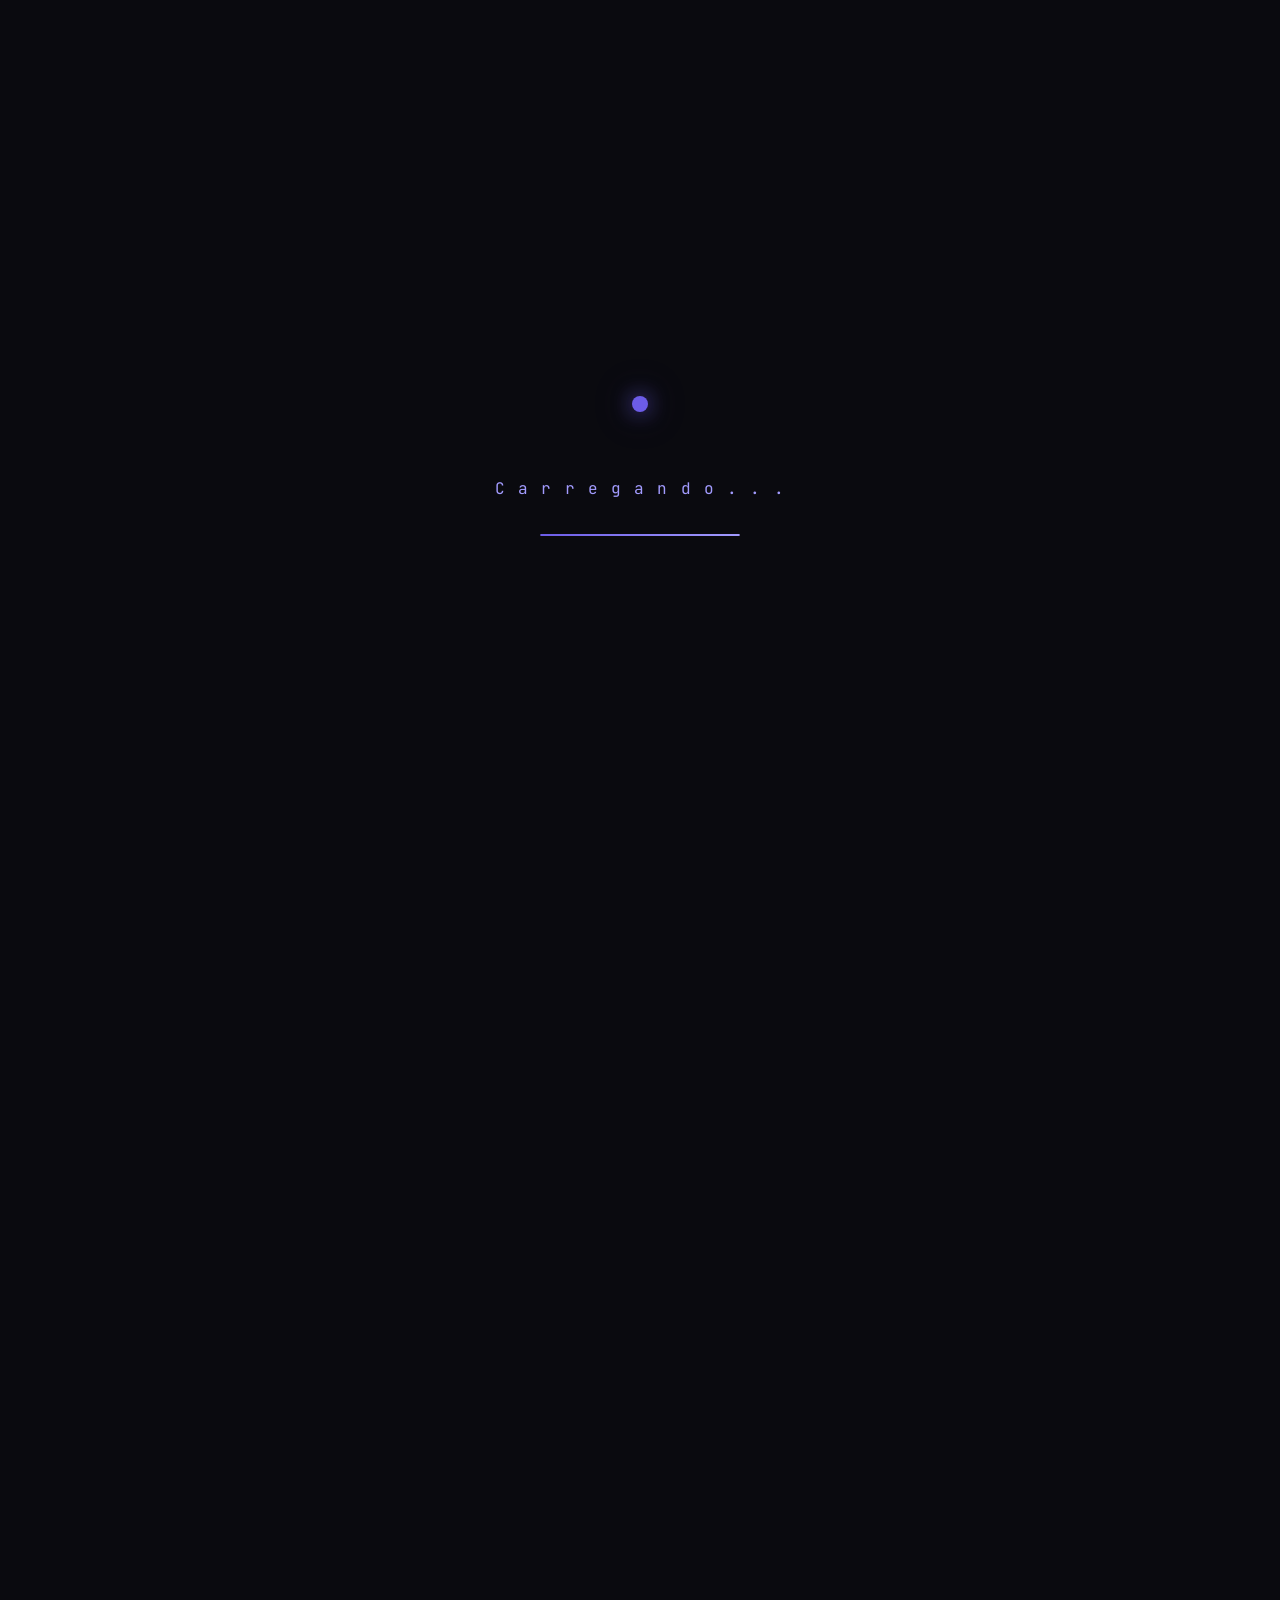
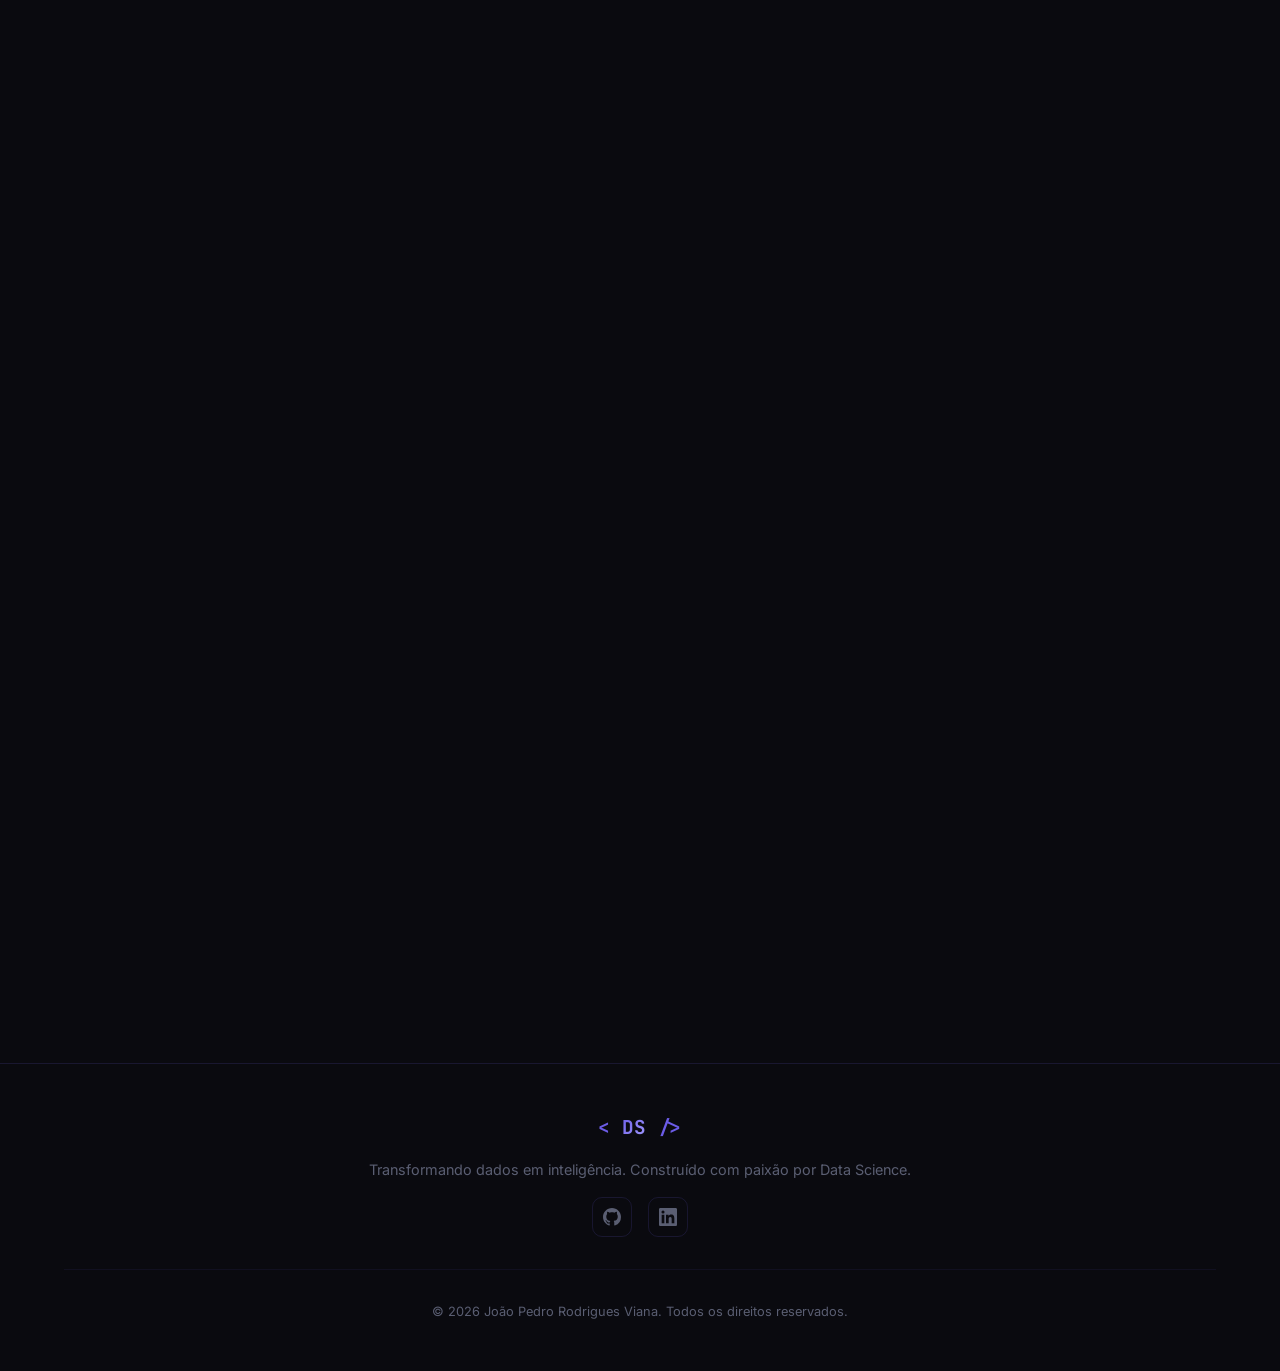
<file: projeto-cultura-digital.html>
<!DOCTYPE html>
<html lang="pt-BR">
<head>
  <meta charset="UTF-8">
  <meta name="viewport" content="width=device-width, initial-scale=1.0">
  <title>Trabalho Escolar Cultura Digital | Portfólio</title>
  <meta name="description" content="Projeto acadêmico sobre Cultura Digital no curso de Administração.">
  <link rel="icon" href="data:image/svg+xml,<svg xmlns='http://www.w3.org/2000/svg' viewBox='0 0 100 100'><text y='.9em' font-size='90'>🎓</text></svg>">
  <link rel="preconnect" href="https://fonts.googleapis.com">
  <link rel="preconnect" href="https://fonts.gstatic.com" crossorigin>
  <link href="https://fonts.googleapis.com/css2?family=Inter:wght@300;400;500;600;700;800;900&family=JetBrains+Mono:wght@400;500;600&display=swap" rel="stylesheet">
  <link rel="stylesheet" href="styles.css">
</head>
<body>
  <div class="cursor-glow" id="cursorGlow"></div>
  <div class="loading-screen" id="loadingScreen">
    <div class="loading-neural">
      <div class="neural-core"></div>
      <div class="neural-ring neural-ring-1"></div>
      <div class="neural-ring neural-ring-2"></div>
      <div class="neural-ring neural-ring-3"></div>
    </div>
    <div class="loading-text">
      <span class="loading-char" style="--i:0">C</span>
      <span class="loading-char" style="--i:1">a</span>
      <span class="loading-char" style="--i:2">r</span>
      <span class="loading-char" style="--i:3">r</span>
      <span class="loading-char" style="--i:4">e</span>
      <span class="loading-char" style="--i:5">g</span>
      <span class="loading-char" style="--i:6">a</span>
      <span class="loading-char" style="--i:7">n</span>
      <span class="loading-char" style="--i:8">d</span>
      <span class="loading-char" style="--i:9">o</span>
      <span class="loading-char" style="--i:10">.</span>
      <span class="loading-char" style="--i:11">.</span>
      <span class="loading-char" style="--i:12">.</span>
    </div>
    <div class="loading-bar">
      <div class="loading-bar-fill"></div>
    </div>
  </div>
  <nav class="navbar" id="navbar">
    <div class="nav-container">
      <a href="index.html" class="nav-logo">
        <span class="logo-bracket">&lt;</span>
        <span class="logo-text">DS</span>
        <span class="logo-bracket">/&gt;</span>
      </a>
      <ul class="nav-links" id="navLinks">
        <li><a href="index.html#hero" class="nav-link">Home</a></li>
        <li><a href="index.html#about" class="nav-link">Sobre</a></li>
        <li><a href="index.html#skills" class="nav-link">Skills</a></li>
        <li><a href="index.html#projects" class="nav-link active">Projetos</a></li>
        <li><a href="index.html#experience" class="nav-link">Experiência</a></li>
        <li><a href="index.html#contact" class="nav-link">Contato</a></li>
      </ul>
      <button class="nav-toggle" id="navToggle" aria-label="Toggle navigation">
        <span class="hamburger-line"></span>
        <span class="hamburger-line"></span>
        <span class="hamburger-line"></span>
      </button>
    </div>
  </nav>
  <section class="section project-page-hero" id="project-hero">
    <div class="container">
      <div class="breadcrumb animate-on-scroll">
        <a href="index.html#projects">Projetos</a>
        <span class="breadcrumb-sep">/</span>
        <span class="breadcrumb-current">Trabalho Escolar Cultura Digital</span>
      </div>
      <div class="project-page-header animate-on-scroll" data-delay="100">
        <div class="project-hero-icon">🎓</div>
        <h1 class="project-page-title">Trabalho Escolar Cultura Digital</h1>
        <p class="project-page-subtitle">Projeto acadêmico explorando a transformação digital e o impacto da tecnologia na sociedade contemporânea</p>
        <div class="project-page-badges">
          <span class="badge-html">HTML</span>
          <span class="badge-license">MIT</span>
        </div>
        <div class="project-page-cta">
          <a href="https://github.com/novasentinel-tech" class="btn btn-primary" target="_blank">
            <span class="btn-text">Ver no GitHub</span>
            <span class="btn-icon">→</span>
          </a>
        </div>
      </div>
    </div>
  </section>
  <section class="section project-page-content">
    <div class="container">
      <div class="project-page-grid animate-on-scroll" data-delay="100">
        <div class="project-page-visual">
          <div class="project-detail-image-placeholder" style="background: linear-gradient(135deg, #667eea 0%, #764ba2 100%);">
            <div class="placeholder-icon">🎓</div>
          </div>
        </div>
        <div class="project-page-details">
          <div class="project-section">
            <h2 class="section-subtitle">📋 Sobre o Projeto</h2>
            <p>Trabalho Escolar para a matéria de Cultura Digital no curso de Administração. Este projeto foi desenvolvido como trabalho acadêmico na disciplina, explorando temas relevantes à transformação digital e impacto da tecnologia na sociedade contemporânea.</p>
          </div>
          <div class="project-section">
            <h2 class="section-subtitle">🎯 Objetivos</h2>
            <ul class="feature-list">
              <li>Compreender o conceito de Cultura Digital</li>
              <li>Analisar o impacto da tecnologia na sociedade</li>
              <li>Explorar a transformação digital nas organizações</li>
              <li>Desenvolver pensamento crítico sobre tecnologia</li>
            </ul>
          </div>
          <div class="project-section">
            <h2 class="section-subtitle">🛠️ Tecnologias</h2>
            <div class="tech-stack">
              <span class="tech-tag">HTML</span>
              <span class="tech-tag">CSS</span>
              <span class="tech-tag">JavaScript</span>
            </div>
          </div>
          <div class="project-section">
            <h2 class="section-subtitle">📚 Tópicos Abordados</h2>
            <ul class="feature-list">
              <li>Definição e conceito de Cultura Digital</li>
              <li>Transformação Digital nas Empresas</li>
              <li>Impacto da Tecnologia na Sociedade</li>
              <li>Competências Digitais</li>
              <li>Ética e Segurança Digital</li>
            </ul>
          </div>
          <div class="project-section cta-section">
            <a href="https://github.com/novasentinel-tech" class="btn btn-primary" target="_blank">
              <span class="btn-text">Acessar Repositório</span>
              <span class="btn-icon">→</span>
            </a>
            <a href="index.html#projects" class="btn btn-secondary">
              <span class="btn-text">Voltar aos Projetos</span>
              <span class="btn-icon">←</span>
            </a>
          </div>
        </div>
      </div>
    </div>
  </section>
  <footer class="footer">
    <div class="container">
      <div class="footer-content">
        <div class="footer-logo">
          <span class="logo-bracket">&lt;</span>
          <span class="logo-text">DS</span>
          <span class="logo-bracket">/&gt;</span>
        </div>
        <p class="footer-text">Transformando dados em inteligência. Construído com paixão por Data Science.</p>
        <div class="footer-socials">
          <a href="https://github.com/novasentinel-tech" class="footer-social" aria-label="GitHub" target="_blank">
            <svg viewBox="0 0 24 24" fill="currentColor"><path d="M12 0C5.37 0 0 5.37 0 12c0 5.31 3.435 9.795 8.205 11.385.6.105.825-.255.825-.57 0-.285-.015-1.23-.015-2.235-3.015.555-3.795-.735-4.035-1.41-.135-.345-.72-1.41-1.23-1.695-.42-.225-1.02-.78-.015-.795.945-.015 1.62.87 1.845 1.23 1.08 1.815 2.805 1.305 3.495.99.105-.78.42-1.305.765-1.605-2.67-.3-5.46-1.335-5.46-5.925 0-1.305.465-2.385 1.23-3.225-.12-.3-.54-1.53.12-3.18 0 0 1.005-.315 3.3 1.23.96-.27 1.98-.405 3-.405s2.04.135 3 .405c2.295-1.56 3.3-1.23 3.3-1.23.66 1.65.24 2.88.12 3.18.765.84 1.23 1.905 1.23 3.225 0 4.605-2.805 5.625-5.475 5.925.435.375.81 1.095.81 2.22 0 1.605-.015 2.895-.015 3.3 0 .315.225.69.825.57A12.02 12.02 0 0024 12c0-6.63-5.37-12-12-12z"/></svg>
          </a>
          <a href="https://www.linkedin.com/in/joão-pedro-rodrigues-viana-8738142a8" class="footer-social" aria-label="LinkedIn" target="_blank">
            <svg viewBox="0 0 24 24" fill="currentColor"><path d="M20.447 20.452h-3.554v-5.569c0-1.328-.027-3.037-1.852-3.037-1.853 0-2.136 1.445-2.136 2.939v5.667H9.351V9h3.414v1.561h.046c.477-.9 1.637-1.85 3.37-1.85 3.601 0 4.267 2.37 4.267 5.455v6.286zM5.337 7.433a2.062 2.062 0 01-2.063-2.065 2.064 2.064 0 112.063 2.065zm1.782 13.019H3.555V9h3.564v11.452zM22.225 0H1.771C.792 0 0 .774 0 1.729v20.542C0 23.227.792 24 1.771 24h20.451C23.2 24 24 23.227 24 22.271V1.729C24 .774 23.2 0 22.222 0h.003z"/></svg>
          </a>
        </div>
      </div>
      <div class="footer-bottom">
        <p>&copy; 2026 João Pedro Rodrigues Viana. Todos os direitos reservados.</p>
      </div>
    </div>
  </footer>
  <script src="main.js"></script>
</body>
</html>
</file>
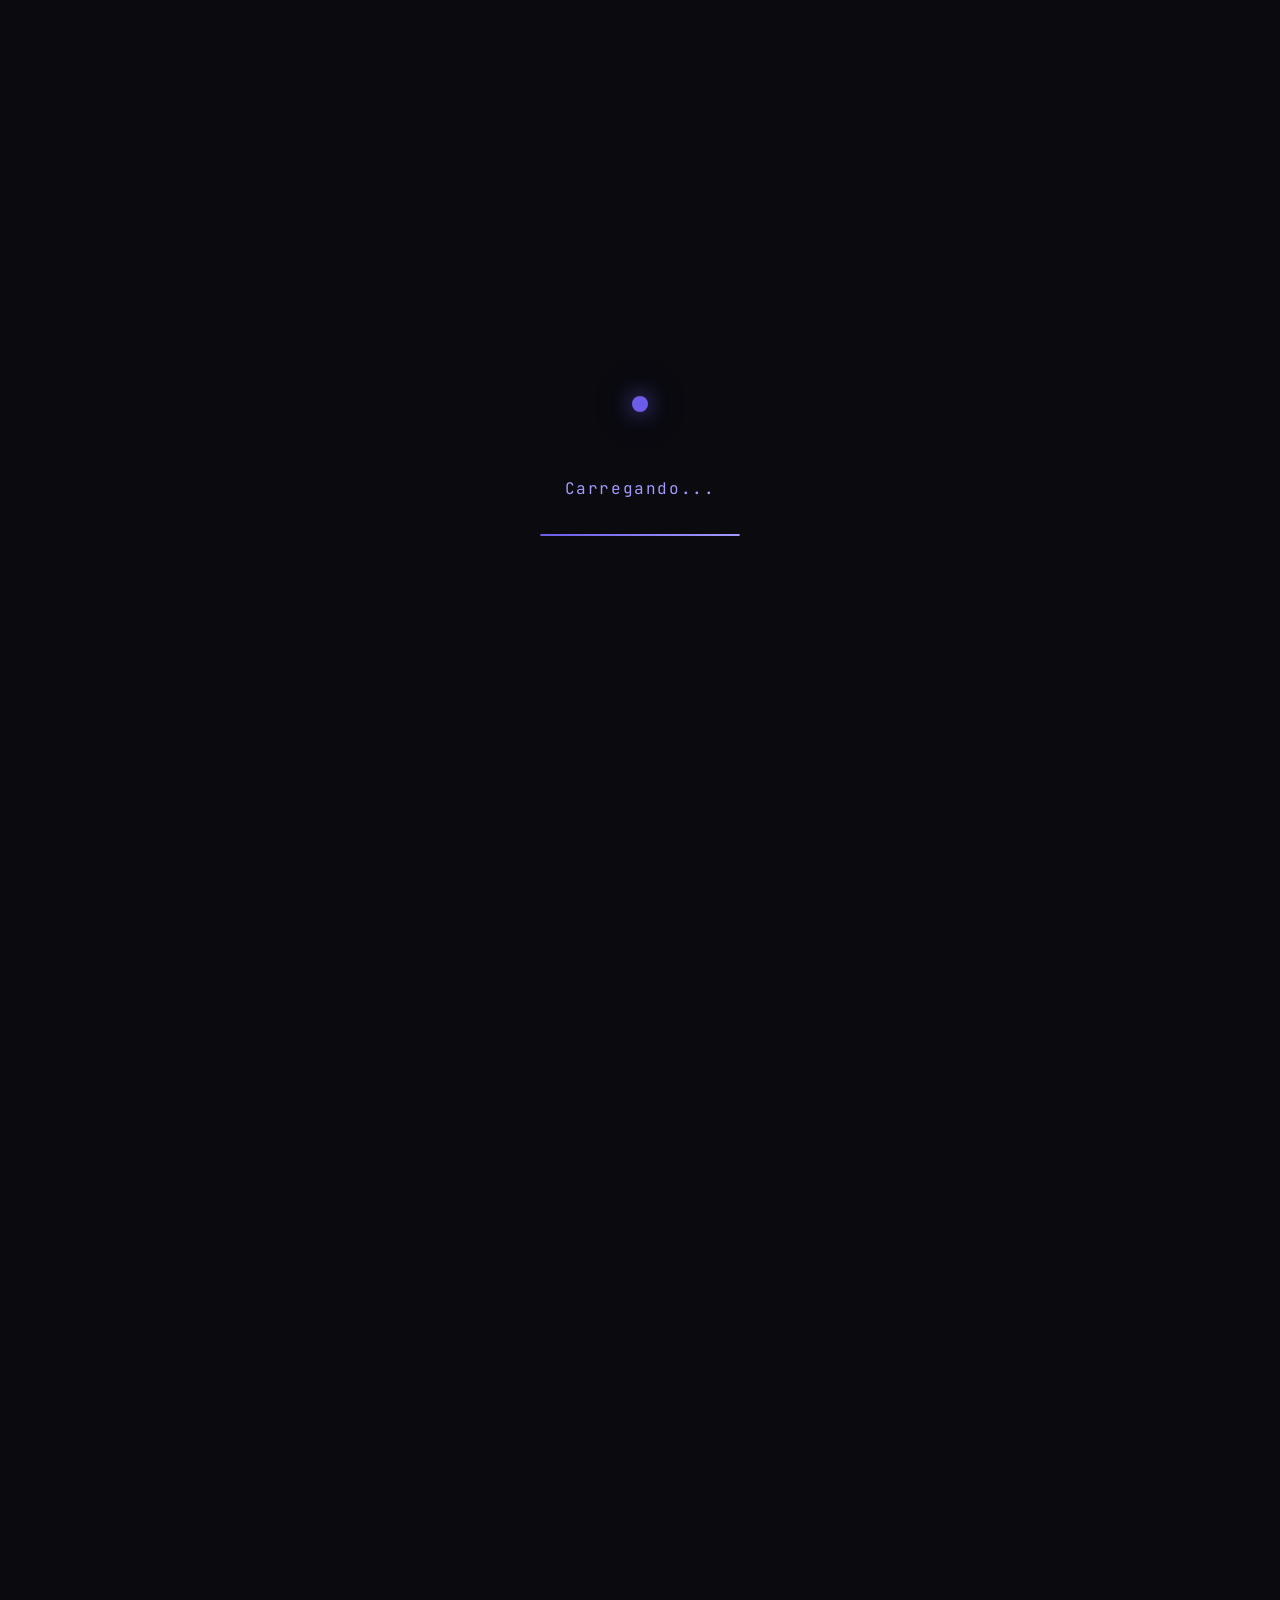
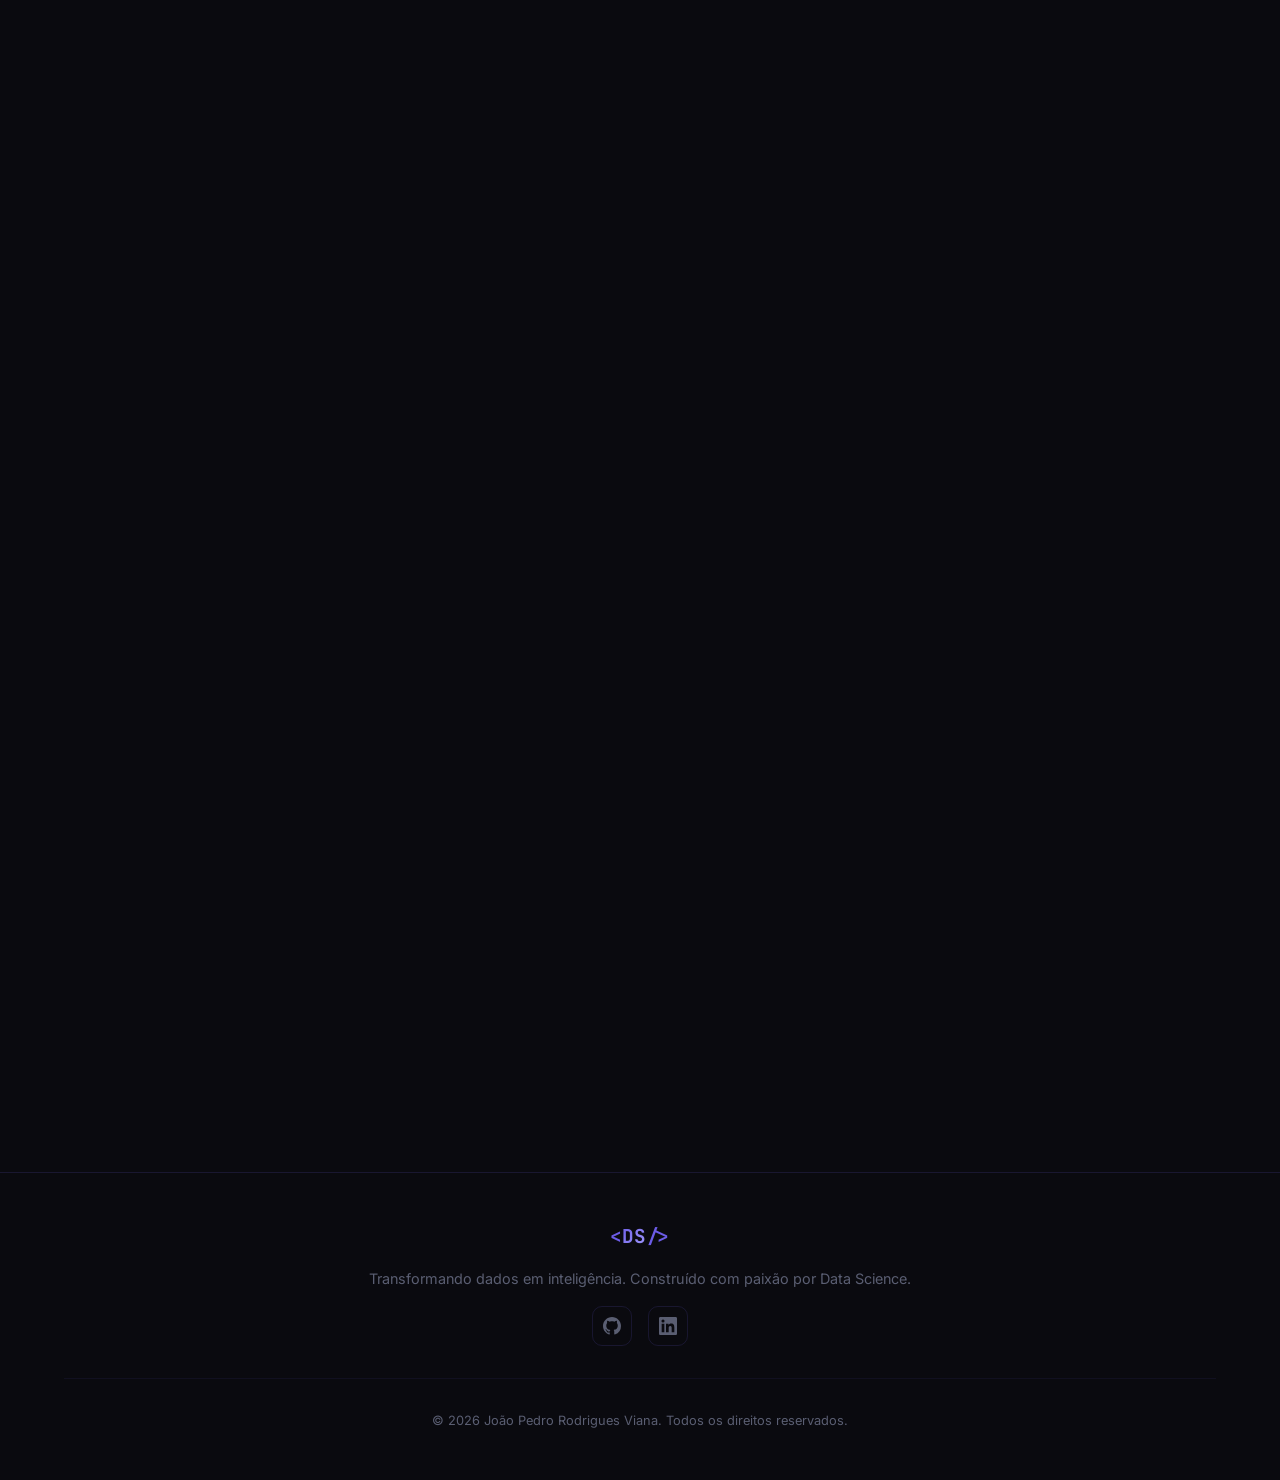
<file: projeto-deepai.html>
<!DOCTYPE html>
<html lang="pt-BR">
<head>
  <meta charset="UTF-8">
  <meta name="viewport" content="width=device-width, initial-scale=1.0">
  <title>DeepAI - Análise de Segurança | Portfólio</title>
  <meta name="description" content="Sistema de análise de segurança com machine learning e explainability AI.">
  <link rel="icon" href="data:image/svg+xml,<svg xmlns='http://www.w3.org/2000/svg' viewBox='0 0 100 100'><text y='.9em' font-size='90'>🧠</text></svg>">
  <link rel="preconnect" href="https://fonts.googleapis.com">
  <link rel="preconnect" href="https://fonts.gstatic.com" crossorigin>
  <link href="https://fonts.googleapis.com/css2?family=Inter:wght@300;400;500;600;700;800;900&family=JetBrains+Mono:wght@400;500;600&display=swap" rel="stylesheet">
  <link rel="stylesheet" href="styles.css">
</head>
<body>
  <div class="cursor-glow" id="cursorGlow"></div>
  <div class="loading-screen" id="loadingScreen">
    <div class="loading-neural"><div class="neural-core"></div><div class="neural-ring neural-ring-1"></div><div class="neural-ring neural-ring-2"></div><div class="neural-ring neural-ring-3"></div></div>
    <div class="loading-text"><span class="loading-char" style="--i:0">C</span><span class="loading-char" style="--i:1">a</span><span class="loading-char" style="--i:2">r</span><span class="loading-char" style="--i:3">r</span><span class="loading-char" style="--i:4">e</span><span class="loading-char" style="--i:5">g</span><span class="loading-char" style="--i:6">a</span><span class="loading-char" style="--i:7">n</span><span class="loading-char" style="--i:8">d</span><span class="loading-char" style="--i:9">o</span><span class="loading-char" style="--i:10">.</span><span class="loading-char" style="--i:11">.</span><span class="loading-char" style="--i:12">.</span></div>
    <div class="loading-bar"><div class="loading-bar-fill"></div></div>
  </div>
  <nav class="navbar" id="navbar">
    <div class="nav-container">
      <a href="index.html" class="nav-logo"><span class="logo-bracket">&lt;</span><span class="logo-text">DS</span><span class="logo-bracket">/&gt;</span></a>
      <ul class="nav-links" id="navLinks">
        <li><a href="index.html#hero" class="nav-link">Home</a></li>
        <li><a href="index.html#about" class="nav-link">Sobre</a></li>
        <li><a href="index.html#skills" class="nav-link">Skills</a></li>
        <li><a href="index.html#projects" class="nav-link active">Projetos</a></li>
        <li><a href="index.html#experience" class="nav-link">Experiência</a></li>
        <li><a href="index.html#contact" class="nav-link">Contato</a></li>
      </ul>
      <button class="nav-toggle" id="navToggle" aria-label="Toggle navigation"><span class="hamburger-line"></span><span class="hamburger-line"></span><span class="hamburger-line"></span></button>
    </div>
  </nav>
  <section class="section project-page-hero" id="project-hero">
    <div class="container">
      <div class="breadcrumb animate-on-scroll"><a href="index.html#projects">Projetos</a><span class="breadcrumb-sep">/</span><span class="breadcrumb-current">DeepAI</span></div>
      <div class="project-page-header animate-on-scroll" data-delay="100">
        <div class="project-hero-icon">🧠</div>
        <h1 class="project-page-title">DeepAI Security Analysis</h1>
        <p class="project-page-subtitle">Sistema avançado de análise de segurança baseado em machine learning com 87 recursos integrados e explainability AI via SHAP</p>
        <div class="project-page-badges"><span class="badge-python">Python</span><span class="badge-ml">ML</span><span class="badge-license">MIT</span></div>
        <div class="project-page-cta"><a href="https://github.com/novasentinel-tech" class="btn btn-primary" target="_blank"><span class="btn-text">Ver no GitHub</span><span class="btn-icon">→</span></a></div>
      </div>
    </div>
  </section>
  <section class="section project-page-content">
    <div class="container">
      <div class="project-page-grid animate-on-scroll" data-delay="100">
        <div class="project-page-visual">
          <div class="project-detail-image-placeholder" style="background: linear-gradient(135deg, #0093e9 0%, #80d0c7 100%);"><div class="placeholder-icon">🧠</div></div>
        </div>
        <div class="project-page-details">
          <div class="project-section">
            <h2 class="section-subtitle">📋 Visão Geral</h2>
            <p>Sistema de detecção de anomalias e análise de segurança que integra 87 recursos de segurança em um modelo de machine learning otimizado com LightGBM. Oferece explicabilidade através de SHAP values para interpretação das decisões.</p>
          </div>
          <div class="project-section">
            <h2 class="section-subtitle">🎯 Funcionalidades Principais</h2>
            <ul class="feature-list">
              <li>Detecção inteligente de anomalias e ameaças</li>
              <li>87 recursos de segurança integrados</li>
              <li>Classification com LightGBM de alta performance</li>
              <li>Explicabilidade com SHAP values</li>
              <li>Análise de importância de features</li>
              <li>Relatórios detalhados em tempo real</li>
            </ul>
          </div>
          <div class="project-section">
            <h2 class="section-subtitle">🔬 Fases de Análise</h2>
            <ul class="feature-list">
              <li><strong>Fase 1:</strong> Coleta e pré-processamento de dados</li>
              <li><strong>Fase 2:</strong> Engenharia de features (87 recursos)</li>
              <li><strong>Fase 3:</strong> Treinamento e validação do modelo</li>
              <li><strong>Fase 4:</strong> Geração de SHAP explanations</li>
              <li><strong>Fase 5:</strong> Análise de importância de features</li>
              <li><strong>Fase 6:</strong> Geração de relatórios executivos</li>
            </ul>
          </div>
          <div class="project-section">
            <h2 class="section-subtitle">🛠️ Tecnologias</h2>
            <div class="tech-stack"><span class="tech-tag">Python</span><span class="tech-tag">LightGBM</span><span class="tech-tag">SHAP</span><span class="tech-tag">Scikit-learn</span><span class="tech-tag">Pandas</span><span class="tech-tag">Machine Learning</span></div>
          </div>
          <div class="project-section cta-section">
            <a href="https://github.com/novasentinel-tech" class="btn btn-primary" target="_blank"><span class="btn-text">Acessar Repositório</span><span class="btn-icon">→</span></a>
            <a href="index.html#projects" class="btn btn-secondary"><span class="btn-text">Voltar aos Projetos</span><span class="btn-icon">←</span></a>
          </div>
        </div>
      </div>
    </div>
  </section>
  <footer class="footer">
    <div class="container">
      <div class="footer-content">
        <div class="footer-logo"><span class="logo-bracket">&lt;</span><span class="logo-text">DS</span><span class="logo-bracket">/&gt;</span></div>
        <p class="footer-text">Transformando dados em inteligência. Construído com paixão por Data Science.</p>
        <div class="footer-socials">
          <a href="https://github.com/novasentinel-tech" class="footer-social" aria-label="GitHub" target="_blank"><svg viewBox="0 0 24 24" fill="currentColor"><path d="M12 0C5.37 0 0 5.37 0 12c0 5.31 3.435 9.795 8.205 11.385.6.105.825-.255.825-.57 0-.285-.015-1.23-.015-2.235-3.015.555-3.795-.735-4.035-1.41-.135-.345-.72-1.41-1.23-1.695-.42-.225-1.02-.78-.015-.795.945-.015 1.62.87 1.845 1.23 1.08 1.815 2.805 1.305 3.495.99.105-.78.42-1.305.765-1.605-2.67-.3-5.46-1.335-5.46-5.925 0-1.305.465-2.385 1.23-3.225-.12-.3-.54-1.53.12-3.18 0 0 1.005-.315 3.3 1.23.96-.27 1.98-.405 3-.405s2.04.135 3 .405c2.295-1.56 3.3-1.23 3.3-1.23.66 1.65.24 2.88.12 3.18.765.84 1.23 1.905 1.23 3.225 0 4.605-2.805 5.625-5.475 5.925.435.375.81 1.095.81 2.22 0 1.605-.015 2.895-.015 3.3 0 .315.225.69.825.57A12.02 12.02 0 0024 12c0-6.63-5.37-12-12-12z"/></svg></a>
          <a href="https://www.linkedin.com/in/joão-pedro-rodrigues-viana-8738142a8" class="footer-social" aria-label="LinkedIn" target="_blank"><svg viewBox="0 0 24 24" fill="currentColor"><path d="M20.447 20.452h-3.554v-5.569c0-1.328-.027-3.037-1.852-3.037-1.853 0-2.136 1.445-2.136 2.939v5.667H9.351V9h3.414v1.561h.046c.477-.9 1.637-1.85 3.37-1.85 3.601 0 4.267 2.37 4.267 5.455v6.286zM5.337 7.433a2.062 2.062 0 01-2.063-2.065 2.064 2.064 0 112.063 2.065zm1.782 13.019H3.555V9h3.564v11.452zM22.225 0H1.771C.792 0 0 .774 0 1.729v20.542C0 23.227.792 24 1.771 24h20.451C23.2 24 24 23.227 24 22.271V1.729C24 .774 23.2 0 22.222 0h.003z"/></svg></a>
        </div>
      </div>
      <div class="footer-bottom"><p>&copy; 2026 João Pedro Rodrigues Viana. Todos os direitos reservados.</p></div>
    </div>
  </footer>
  <script src="main.js"></script>
</body>
</html>
</file>
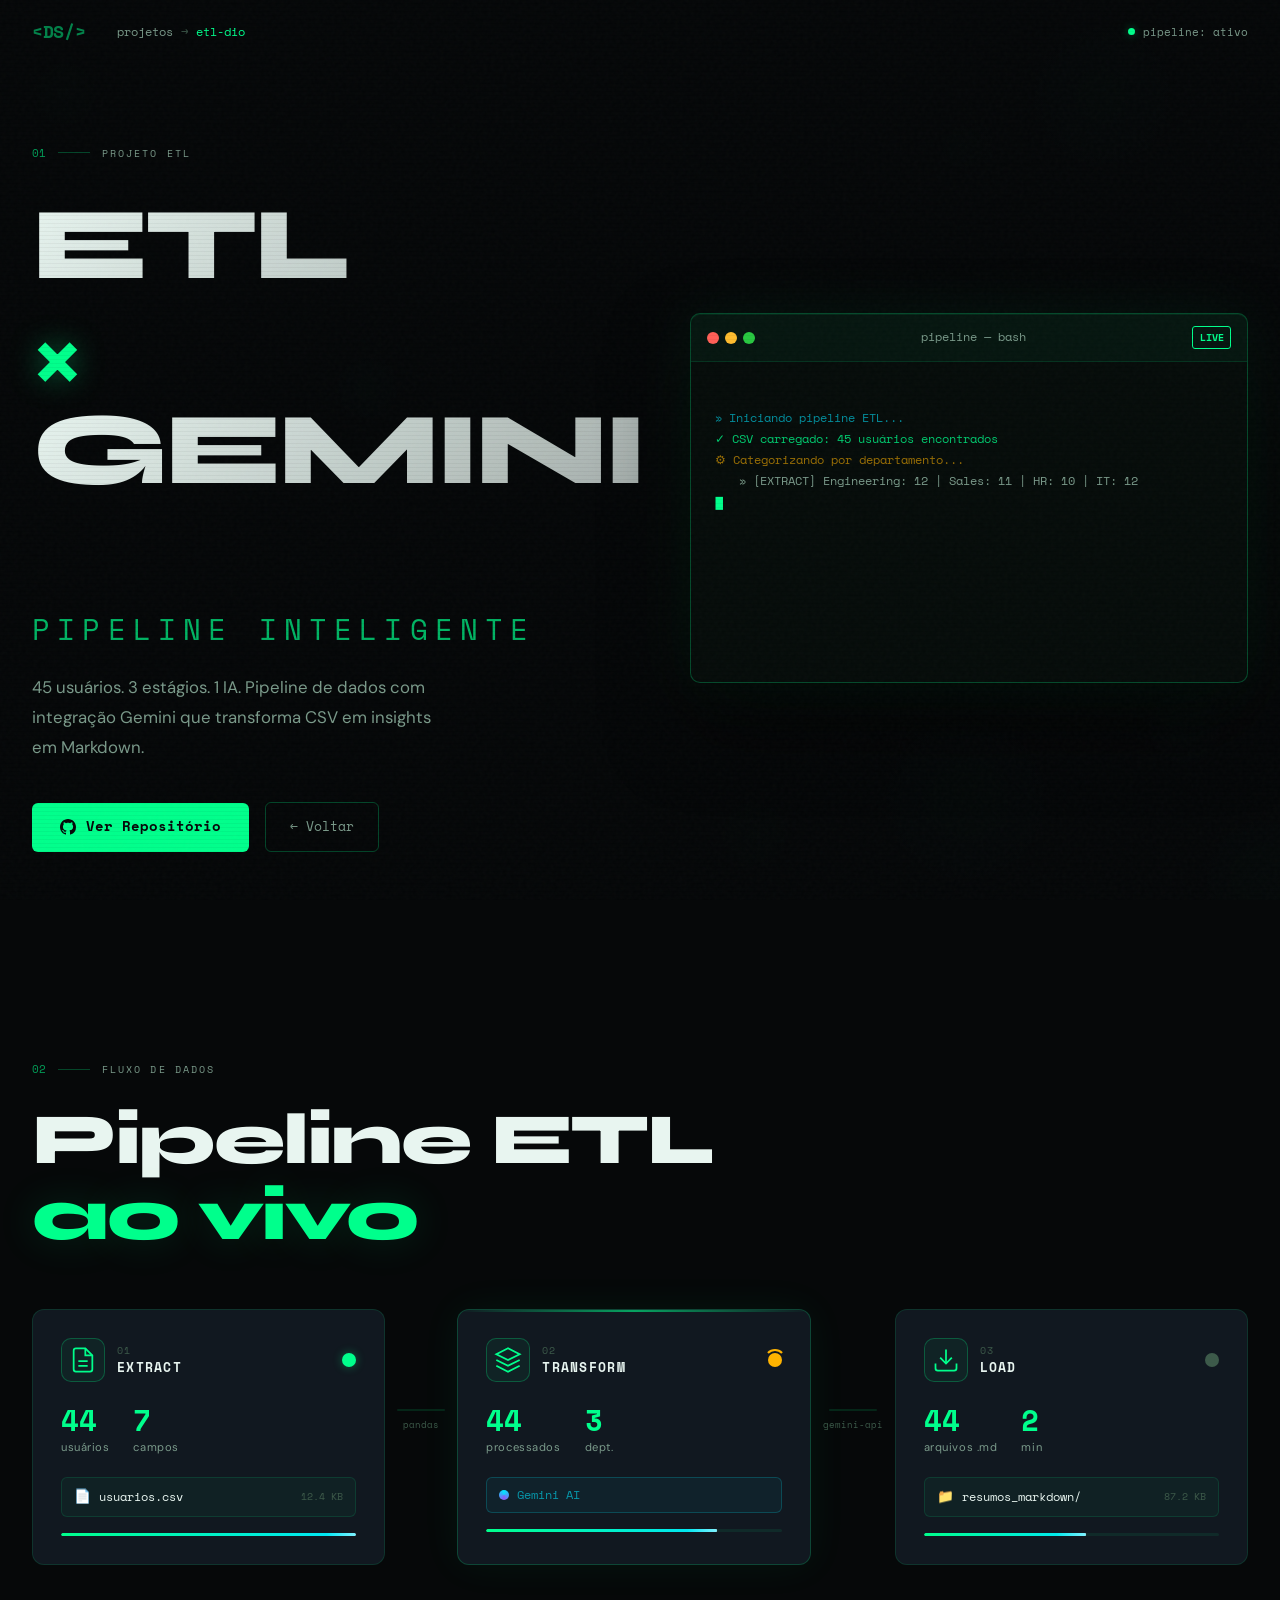
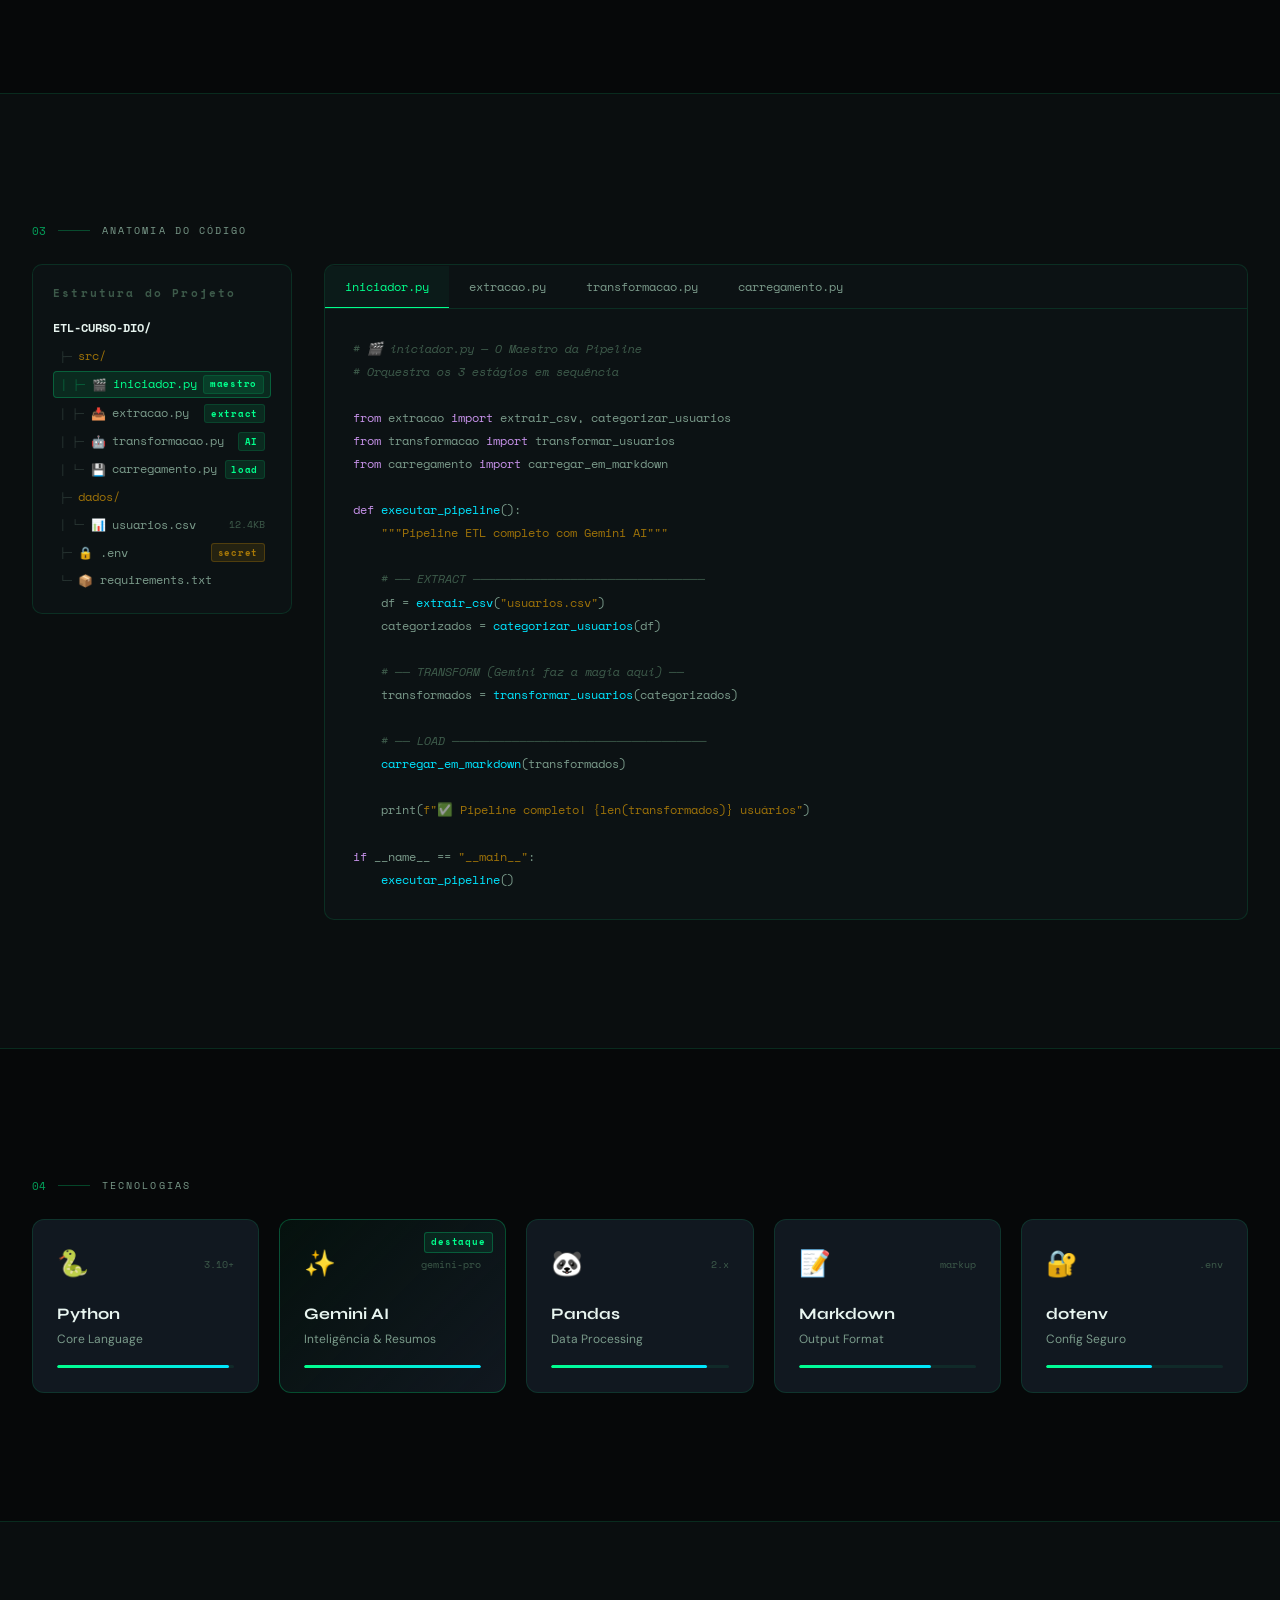
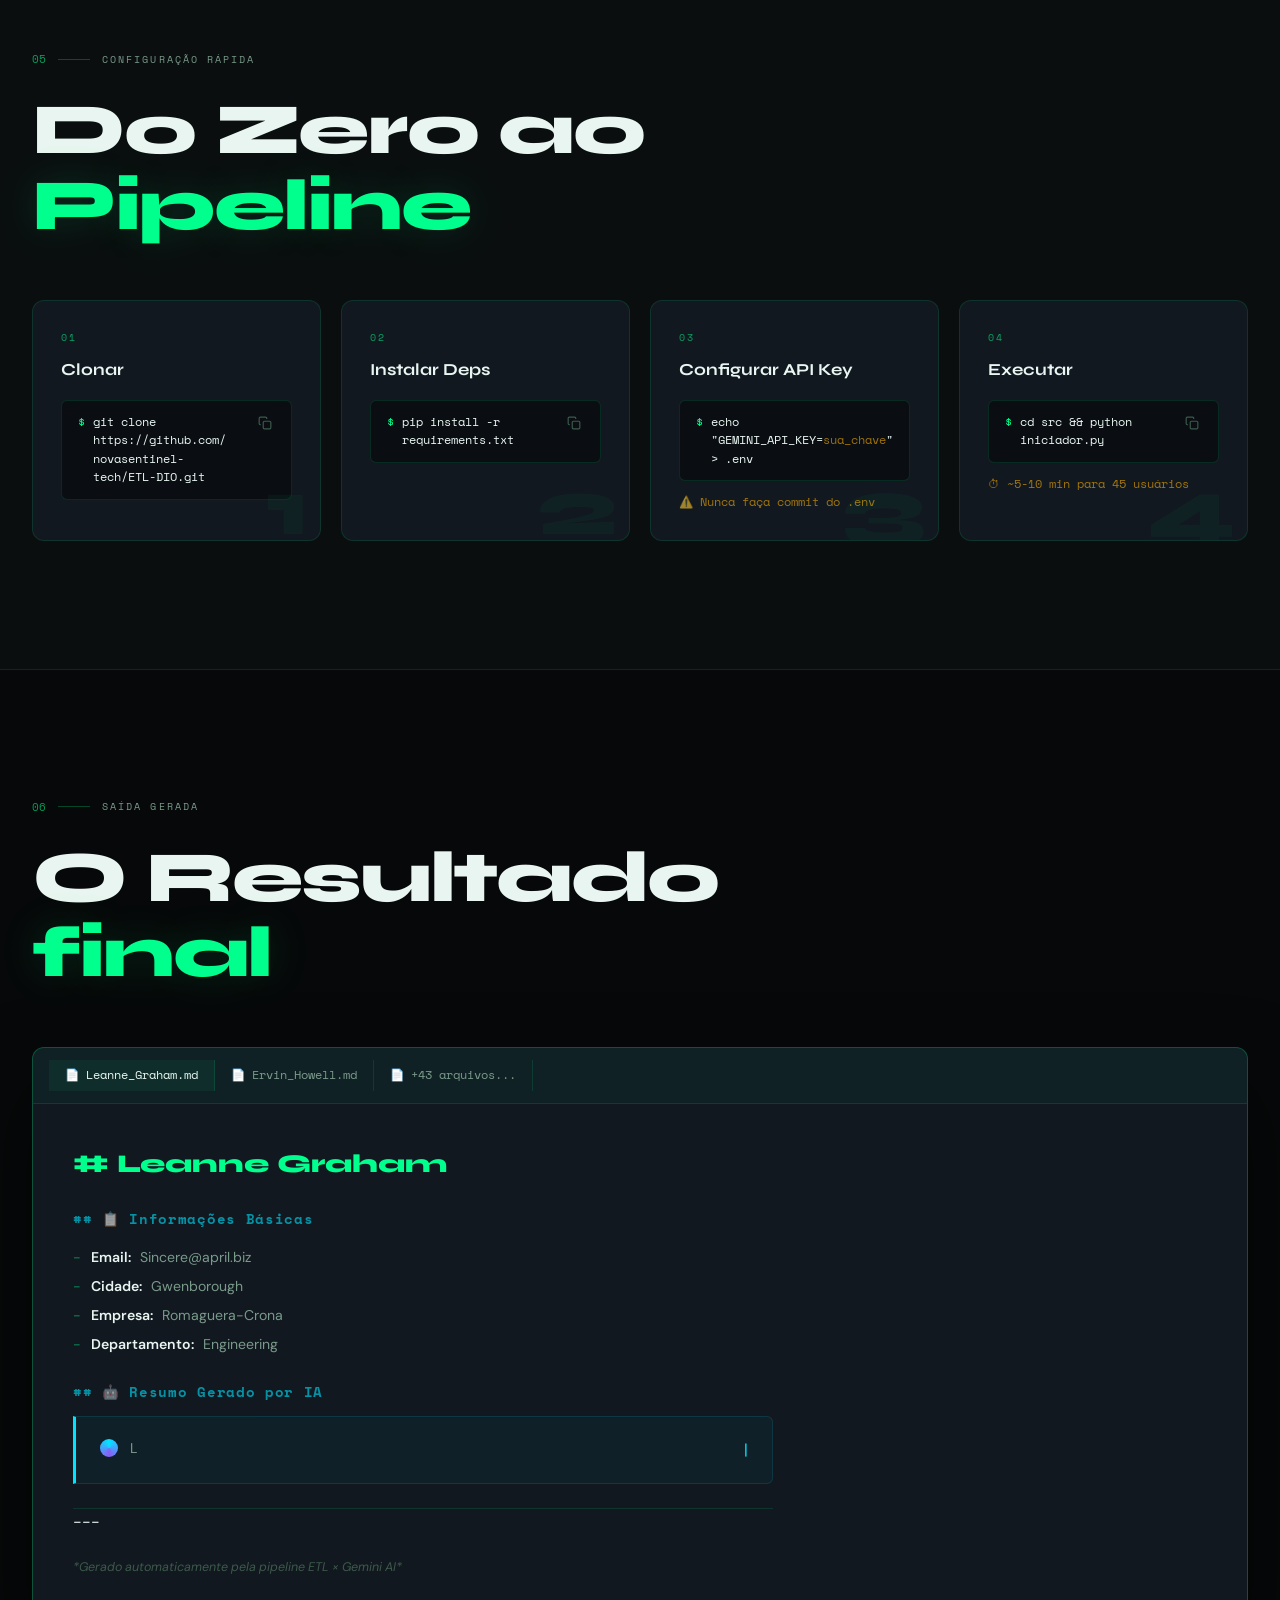
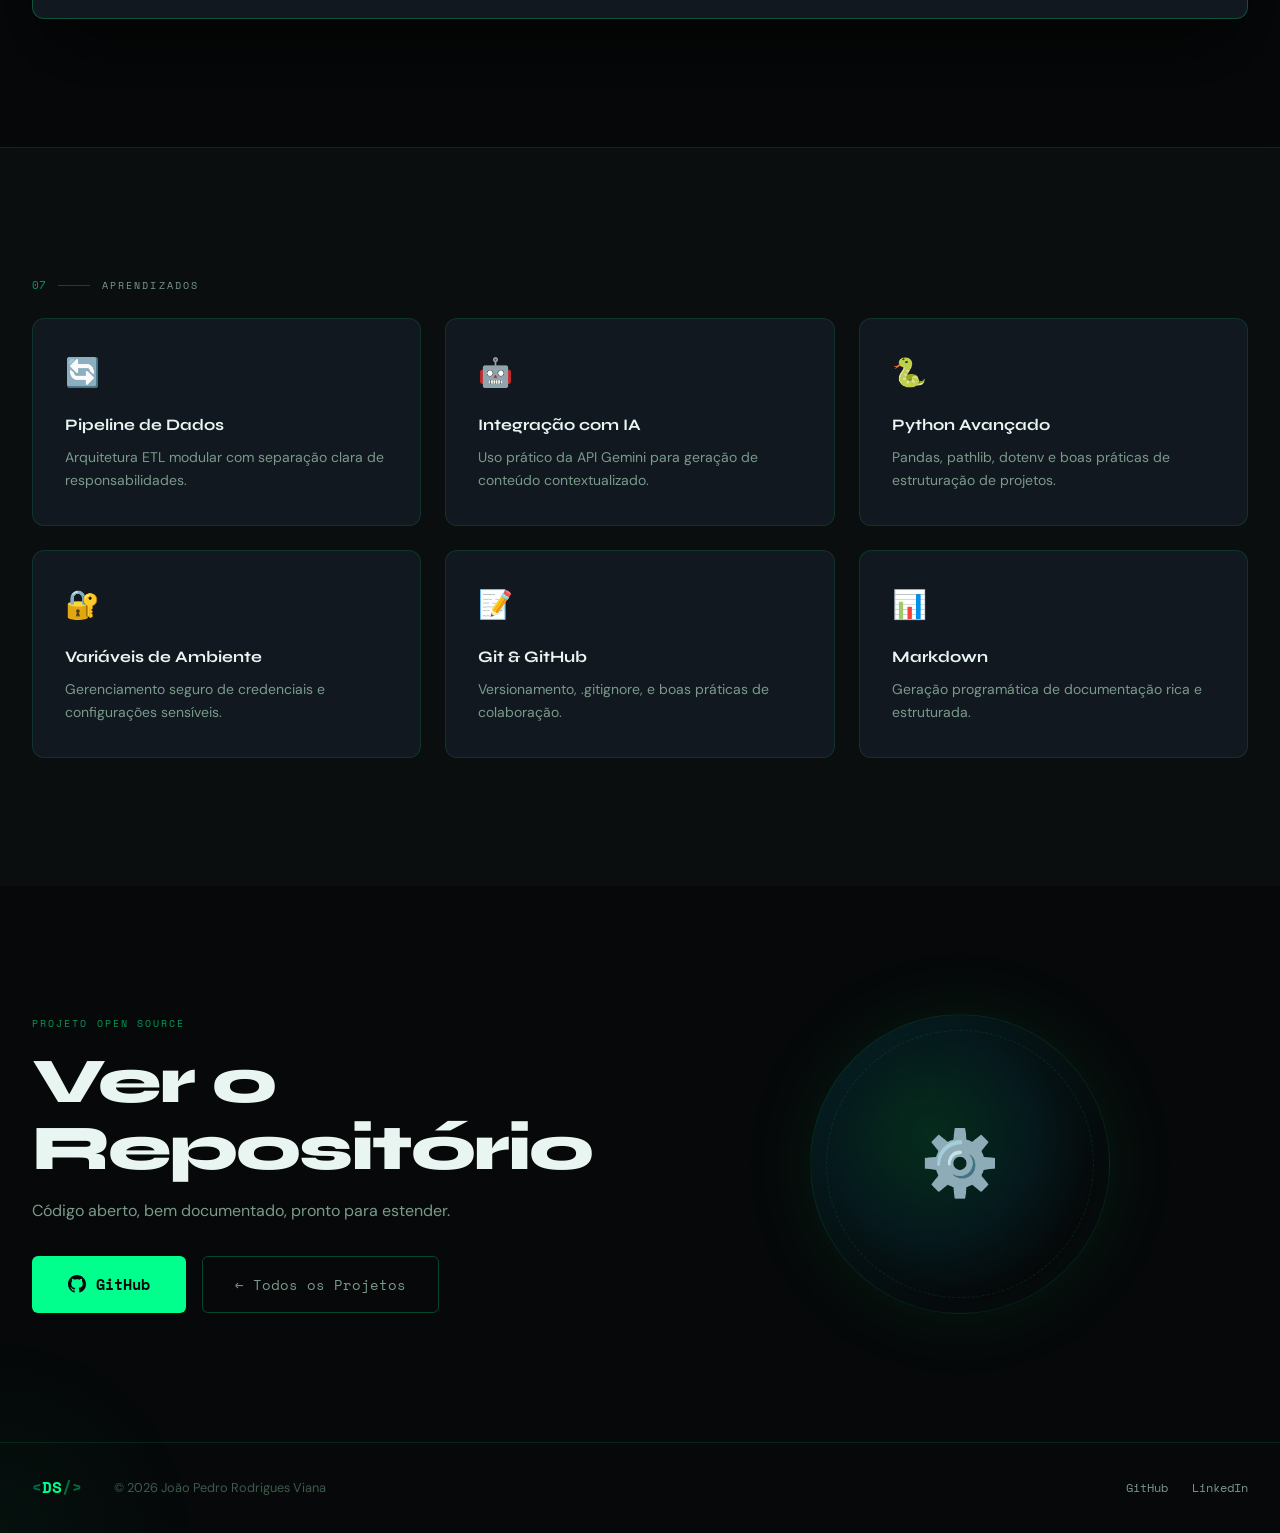
<file: projeto-etl-dio.html>
<!DOCTYPE html>
<html lang="pt-BR">
<head>
  <meta charset="UTF-8">
  <meta name="viewport" content="width=device-width, initial-scale=1.0">
  <title>ETL × Gemini AI — Pipeline Inteligente</title>
  <meta name="description" content="Pipeline ETL inteligente com integração de IA Gemini para processamento avançado de dados.">
  <link rel="icon" href="data:image/svg+xml,<svg xmlns='http://www.w3.org/2000/svg' viewBox='0 0 100 100'><text y='.9em' font-size='90'>⚙️</text></svg>">
  <link rel="preconnect" href="https://fonts.googleapis.com">
  <link rel="preconnect" href="https://fonts.gstatic.com" crossorigin>
  <link href="https://fonts.googleapis.com/css2?family=Space+Mono:ital,wght@0,400;0,700;1,400&family=Syne:wght@400;600;700;800&family=DM+Sans:ital,opsz,wght@0,9..40,300;0,9..40,400;0,9..40,500;1,9..40,300&display=swap" rel="stylesheet">
  <link rel="stylesheet" href="etl-styles.css">
</head>
<body>

  <!-- Scan Lines Overlay -->
  <div class="scanlines" aria-hidden="true"></div>
  
  <!-- Noise Texture -->
  <div class="noise" aria-hidden="true"></div>

  <!-- Floating Data Particles -->
  <canvas id="dataCanvas" class="data-canvas" aria-hidden="true"></canvas>

  <!-- Navigation -->
  <nav class="nav" id="navbar">
    <div class="nav-inner">
      <a href="index.html" class="nav-logo">
        <span class="logo-sym">&lt;</span><span class="logo-name">DS</span><span class="logo-sym">/&gt;</span>
      </a>
      <div class="nav-breadcrumb">
        <a href="index.html#projects" class="breadcrumb-link">projetos</a>
        <span class="breadcrumb-sep">→</span>
        <span class="breadcrumb-current">etl-dio</span>
      </div>
      <div class="nav-status">
        <span class="status-dot"></span>
        <span class="status-text">pipeline: ativo</span>
      </div>
    </div>
  </nav>

  <!-- HERO: Live Terminal -->
  <section class="hero-section" id="hero">
    <div class="hero-left">
      <div class="project-label">
        <span class="label-num">01</span>
        <span class="label-line"></span>
        <span class="label-text">PROJETO ETL</span>
      </div>
      <h1 class="hero-title">
        <span class="title-word title-w1">ETL</span>
        <span class="title-cross">×</span>
        <span class="title-word title-w2">GEMINI</span>
        <br>
        <span class="title-sub">PIPELINE INTELIGENTE</span>
      </h1>
      <p class="hero-desc">
        45 usuários. 3 estágios. 1 IA. Pipeline de dados com integração
        Gemini que transforma CSV em insights em Markdown.
      </p>
      <div class="hero-actions">
        <a href="https://github.com/novasentinel-tech" target="_blank" class="cta-primary">
          <svg width="16" height="16" viewBox="0 0 24 24" fill="currentColor"><path d="M12 0C5.37 0 0 5.37 0 12c0 5.31 3.435 9.795 8.205 11.385.6.105.825-.255.825-.57 0-.285-.015-1.23-.015-2.235-3.015.555-3.795-.735-4.035-1.41-.135-.345-.72-1.41-1.23-1.695-.42-.225-1.02-.78-.015-.795.945-.015 1.62.87 1.845 1.23 1.08 1.815 2.805 1.305 3.495.99.105-.78.42-1.305.765-1.605-2.67-.3-5.46-1.335-5.46-5.925 0-1.305.465-2.385 1.23-3.225-.12-.3-.54-1.53.12-3.18 0 0 1.005-.315 3.3 1.23.96-.27 1.98-.405 3-.405s2.04.135 3 .405c2.295-1.56 3.3-1.23 3.3-1.23.66 1.65.24 2.88.12 3.18.765.84 1.23 1.905 1.23 3.225 0 4.605-2.805 5.625-5.475 5.925.435.375.81 1.095.81 2.22 0 1.605-.015 2.895-.015 3.3 0 .315.225.69.825.57A12.02 12.02 0 0024 12c0-6.63-5.37-12-12-12z"/></svg>
          Ver Repositório
        </a>
        <a href="index.html#projects" class="cta-secondary">← Voltar</a>
      </div>
    </div>

    <div class="hero-right">
      <!-- Live Terminal Window -->
      <div class="terminal-window">
        <div class="terminal-topbar">
          <div class="term-dots">
            <span class="dot dot-r"></span>
            <span class="dot dot-y"></span>
            <span class="dot dot-g"></span>
          </div>
          <span class="term-title">pipeline — bash</span>
          <span class="term-badge">LIVE</span>
        </div>
        <div class="terminal-body" id="terminalBody">
          <div class="term-line"><span class="term-prompt">$</span> <span class="term-cmd">python src/iniciador.py</span></div>
          <div class="term-line term-info" id="tl1"></div>
          <div class="term-line term-success" id="tl2"></div>
          <div class="term-line term-warn" id="tl3"></div>
          <div class="term-line term-info" id="tl4"></div>
          <div class="term-line term-success" id="tl5"></div>
          <div class="term-line term-data" id="tl6"></div>
          <div class="term-line term-success" id="tl7"></div>
          <div class="term-line term-data" id="tl8"></div>
          <div class="term-line" id="tl9"></div>
          <div class="term-line term-bright" id="tl10"></div>
          <div class="term-cursor" id="termCursor">█</div>
        </div>
      </div>
    </div>
  </section>

  <!-- PIPELINE VISUALIZER -->
  <section class="pipeline-section" id="pipeline">
    <div class="section-label">
      <span class="label-num">02</span>
      <span class="label-line"></span>
      <span class="label-text">FLUXO DE DADOS</span>
    </div>
    <h2 class="section-title">Pipeline ETL<br><em>ao vivo</em></h2>

    <div class="pipeline-viz">
      <!-- Stage 1: Extract -->
      <div class="pipe-stage" data-stage="extract">
        <div class="stage-header">
          <div class="stage-icon">
            <svg width="28" height="28" viewBox="0 0 24 24" fill="none" stroke="currentColor" stroke-width="1.5"><path d="M14 2H6a2 2 0 00-2 2v16a2 2 0 002 2h12a2 2 0 002-2V8z"/><polyline points="14,2 14,8 20,8"/><line x1="16" y1="13" x2="8" y2="13"/><line x1="16" y1="17" x2="8" y2="17"/></svg>
          </div>
          <div>
            <div class="stage-num">01</div>
            <div class="stage-name">EXTRACT</div>
          </div>
          <div class="stage-status active">
            <span class="pulse-ring"></span>
          </div>
        </div>
        <div class="stage-content">
          <div class="stage-metric"><span class="metric-val" data-target="45">0</span><span class="metric-label">usuários</span></div>
          <div class="stage-metric"><span class="metric-val" data-target="8">0</span><span class="metric-label">campos</span></div>
        </div>
        <div class="stage-file">
          <span class="file-icon">📄</span>
          <span class="file-name">usuarios.csv</span>
          <span class="file-size">12.4 KB</span>
        </div>
        <div class="data-bar">
          <div class="data-bar-fill" style="--delay:0.2s; --width: 100%"></div>
        </div>
      </div>

      <!-- Arrow Flow -->
      <div class="pipe-arrow">
        <div class="arrow-line">
          <div class="arrow-flow"></div>
        </div>
        <span class="arrow-label">pandas</span>
      </div>

      <!-- Stage 2: Transform -->
      <div class="pipe-stage" data-stage="transform">
        <div class="stage-header">
          <div class="stage-icon">
            <svg width="28" height="28" viewBox="0 0 24 24" fill="none" stroke="currentColor" stroke-width="1.5"><polygon points="12,2 2,7 12,12 22,7 12,2"/><polyline points="2,17 12,22 22,17"/><polyline points="2,12 12,17 22,12"/></svg>
          </div>
          <div>
            <div class="stage-num">02</div>
            <div class="stage-name">TRANSFORM</div>
          </div>
          <div class="stage-status processing">
            <span class="spin-ring"></span>
          </div>
        </div>
        <div class="stage-content">
          <div class="stage-metric"><span class="metric-val" data-target="45">0</span><span class="metric-label">processados</span></div>
          <div class="stage-metric"><span class="metric-val" data-target="4">0</span><span class="metric-label">dept.</span></div>
        </div>
        <div class="gemini-badge">
          <div class="gemini-orb"></div>
          <span>Gemini AI</span>
        </div>
        <div class="data-bar">
          <div class="data-bar-fill" style="--delay:0.8s; --width: 78%"></div>
        </div>
      </div>

      <!-- Arrow Flow -->
      <div class="pipe-arrow">
        <div class="arrow-line">
          <div class="arrow-flow"></div>
        </div>
        <span class="arrow-label">gemini-api</span>
      </div>

      <!-- Stage 3: Load -->
      <div class="pipe-stage" data-stage="load">
        <div class="stage-header">
          <div class="stage-icon">
            <svg width="28" height="28" viewBox="0 0 24 24" fill="none" stroke="currentColor" stroke-width="1.5"><path d="M21 15v4a2 2 0 01-2 2H5a2 2 0 01-2-2v-4"/><polyline points="7,10 12,15 17,10"/><line x1="12" y1="15" x2="12" y2="3"/></svg>
          </div>
          <div>
            <div class="stage-num">03</div>
            <div class="stage-name">LOAD</div>
          </div>
          <div class="stage-status idle">
            <span class="idle-dot"></span>
          </div>
        </div>
        <div class="stage-content">
          <div class="stage-metric"><span class="metric-val" data-target="45">0</span><span class="metric-label">arquivos .md</span></div>
          <div class="stage-metric"><span class="metric-val" data-target="3">0</span><span class="metric-label">min</span></div>
        </div>
        <div class="stage-file">
          <span class="file-icon">📁</span>
          <span class="file-name">resumos_markdown/</span>
          <span class="file-size">87.2 KB</span>
        </div>
        <div class="data-bar">
          <div class="data-bar-fill" style="--delay:1.4s; --width: 55%"></div>
        </div>
      </div>
    </div>
  </section>

  <!-- CODE ANATOMY -->
  <section class="code-section" id="code">
    <div class="section-label">
      <span class="label-num">03</span>
      <span class="label-line"></span>
      <span class="label-text">ANATOMIA DO CÓDIGO</span>
    </div>

    <div class="code-grid">
      <div class="code-map">
        <h3 class="code-map-title">Estrutura do Projeto</h3>
        <div class="file-tree" id="fileTree">
          <div class="tree-root">ETL-CURSO-DIO/</div>
          <div class="tree-item" data-file="iniciador">
            <span class="tree-indent">├─</span>
            <span class="tree-folder">src/</span>
          </div>
          <div class="tree-item tree-file selectable active" data-file="iniciador" data-panel="iniciador">
            <span class="tree-indent">│ ├─</span>
            <span class="tree-icon">🎬</span>
            <span>iniciador.py</span>
            <span class="tree-badge">maestro</span>
          </div>
          <div class="tree-item tree-file selectable" data-file="extracao" data-panel="extracao">
            <span class="tree-indent">│ ├─</span>
            <span class="tree-icon">📥</span>
            <span>extracao.py</span>
            <span class="tree-badge">extract</span>
          </div>
          <div class="tree-item tree-file selectable" data-file="transformacao" data-panel="transformacao">
            <span class="tree-indent">│ ├─</span>
            <span class="tree-icon">🤖</span>
            <span>transformacao.py</span>
            <span class="tree-badge">AI</span>
          </div>
          <div class="tree-item tree-file selectable" data-file="carregamento" data-panel="carregamento">
            <span class="tree-indent">│ └─</span>
            <span class="tree-icon">💾</span>
            <span>carregamento.py</span>
            <span class="tree-badge">load</span>
          </div>
          <div class="tree-item">
            <span class="tree-indent">├─</span>
            <span class="tree-folder">dados/</span>
          </div>
          <div class="tree-item tree-file">
            <span class="tree-indent">│ └─</span>
            <span class="tree-icon">📊</span>
            <span>usuarios.csv</span>
            <span class="tree-size">12.4KB</span>
          </div>
          <div class="tree-item tree-file">
            <span class="tree-indent">├─</span>
            <span class="tree-icon">🔒</span>
            <span>.env</span>
            <span class="tree-badge warn">secret</span>
          </div>
          <div class="tree-item tree-file">
            <span class="tree-indent">└─</span>
            <span class="tree-icon">📦</span>
            <span>requirements.txt</span>
          </div>
        </div>
      </div>

      <div class="code-viewer">
        <div class="code-tabs">
          <button class="code-tab active" data-panel="iniciador">iniciador.py</button>
          <button class="code-tab" data-panel="extracao">extracao.py</button>
          <button class="code-tab" data-panel="transformacao">transformacao.py</button>
          <button class="code-tab" data-panel="carregamento">carregamento.py</button>
        </div>
        <div class="code-panels">
          <div class="code-panel active" id="panel-iniciador">
            <pre class="code-block"><span class="c-comment"># 🎬 iniciador.py — O Maestro da Pipeline</span>
<span class="c-comment"># Orquestra os 3 estágios em sequência</span>

<span class="c-kw">from</span> extracao <span class="c-kw">import</span> extrair_csv, categorizar_usuarios
<span class="c-kw">from</span> transformacao <span class="c-kw">import</span> transformar_usuarios
<span class="c-kw">from</span> carregamento <span class="c-kw">import</span> carregar_em_markdown

<span class="c-kw">def</span> <span class="c-fn">executar_pipeline</span>():
    <span class="c-str">"""Pipeline ETL completo com Gemini AI"""</span>
    
    <span class="c-comment"># ── EXTRACT ───────────────────────────────</span>
    df = <span class="c-fn">extrair_csv</span>(<span class="c-str">"usuarios.csv"</span>)
    categorizados = <span class="c-fn">categorizar_usuarios</span>(df)
    
    <span class="c-comment"># ── TRANSFORM (Gemini faz a magia aqui) ──</span>
    transformados = <span class="c-fn">transformar_usuarios</span>(categorizados)
    
    <span class="c-comment"># ── LOAD ──────────────────────────────────</span>
    <span class="c-fn">carregar_em_markdown</span>(transformados)
    
    print(<span class="c-str">f"✅ Pipeline completo! {len(transformados)} usuários"</span>)

<span class="c-kw">if</span> __name__ == <span class="c-str">"__main__"</span>:
    <span class="c-fn">executar_pipeline</span>()</pre>
          </div>
          <div class="code-panel" id="panel-extracao">
            <pre class="code-block"><span class="c-comment"># 📥 extracao.py — Lê e Organiza Dados</span>

<span class="c-kw">import</span> pandas <span class="c-kw">as</span> pd
<span class="c-kw">from</span> pathlib <span class="c-kw">import</span> Path

<span class="c-kw">def</span> <span class="c-fn">extrair_csv</span>(nome_arquivo: <span class="c-type">str</span>) -> pd.DataFrame:
    <span class="c-str">"""Extrai dados do CSV e retorna DataFrame"""</span>
    caminho = Path(<span class="c-str">"../dados"</span>) / nome_arquivo
    df = pd.<span class="c-fn">read_csv</span>(caminho)
    print(<span class="c-str">f"[EXTRACT] {len(df)} usuários carregados"</span>)
    <span class="c-kw">return</span> df

<span class="c-kw">def</span> <span class="c-fn">categorizar_usuarios</span>(df: pd.DataFrame) -> <span class="c-type">dict</span>:
    <span class="c-str">"""Separa usuários por departamento"""</span>
    departamentos = df[<span class="c-str">'departamento'</span>].<span class="c-fn">unique</span>()
    
    <span class="c-kw">return</span> {
        dept: df[df[<span class="c-str">'departamento'</span>] == dept].<span class="c-fn">to_dict</span>(<span class="c-str">'records'</span>)
        <span class="c-kw">for</span> dept <span class="c-kw">in</span> departamentos
    }</pre>
          </div>
          <div class="code-panel" id="panel-transformacao">
            <pre class="code-block"><span class="c-comment"># 🤖 transformacao.py — Gemini Fazendo Magia</span>

<span class="c-kw">import</span> google.generativeai <span class="c-kw">as</span> genai
<span class="c-kw">import</span> os

genai.<span class="c-fn">configure</span>(api_key=os.<span class="c-fn">getenv</span>(<span class="c-str">"GEMINI_API_KEY"</span>))
model = genai.<span class="c-fn">GenerativeModel</span>(<span class="c-str">"gemini-pro"</span>)

<span class="c-kw">def</span> <span class="c-fn">gerar_resumo</span>(usuario: <span class="c-type">dict</span>) -> <span class="c-type">str</span>:
    <span class="c-str">"""Gemini gera um resumo criativo do usuário"""</span>
    prompt = <span class="c-str">f"""
    Crie um resumo descontraído e criativo sobre:
    Nome: {usuario['nome']}
    Empresa: {usuario['empresa']}  
    Cidade: {usuario['cidade']}
    Departamento: {usuario['departamento']}
    
    Seja criativo, use emojis, max 3 parágrafos.
    """</span>
    response = model.<span class="c-fn">generate_content</span>(prompt)
    <span class="c-kw">return</span> response.text

<span class="c-kw">def</span> <span class="c-fn">transformar_usuarios</span>(categorizados: <span class="c-type">dict</span>) -> <span class="c-type">list</span>:
    <span class="c-str">"""Aplica IA em cada usuário"""</span>
    resultado = []
    <span class="c-kw">for</span> dept, usuarios <span class="c-kw">in</span> categorizados.<span class="c-fn">items</span>():
        <span class="c-kw">for</span> usuario <span class="c-kw">in</span> usuarios:
            usuario[<span class="c-str">'resumo_ia'</span>] = <span class="c-fn">gerar_resumo</span>(usuario)
            resultado.<span class="c-fn">append</span>(usuario)
    <span class="c-kw">return</span> resultado</pre>
          </div>
          <div class="code-panel" id="panel-carregamento">
            <pre class="code-block"><span class="c-comment"># 💾 carregamento.py — Salva em Markdown</span>

<span class="c-kw">from</span> pathlib <span class="c-kw">import</span> Path

<span class="c-kw">def</span> <span class="c-fn">gerar_markdown</span>(usuario: <span class="c-type">dict</span>) -> <span class="c-type">str</span>:
    <span class="c-str">"""Formata usuário como documento Markdown"""</span>
    <span class="c-kw">return</span> <span class="c-str">f"""# {usuario['nome']}

## 📋 Informações Básicas
- **Email**: {usuario['email']}
- **Cidade**: {usuario['cidade']}
- **Empresa**: {usuario['empresa']}
- **Departamento**: {usuario['departamento']}

## 🤖 Resumo Gerado por IA
{usuario['resumo_ia']}

---
*Gerado por Pipeline ETL × Gemini AI*
"""</span>

<span class="c-kw">def</span> <span class="c-fn">carregar_em_markdown</span>(usuarios: <span class="c-type">list</span>):
    <span class="c-str">"""Salva cada usuário como arquivo .md"""</span>
    output = Path(<span class="c-str">"resumos_markdown"</span>)
    output.<span class="c-fn">mkdir</span>(exist_ok=<span class="c-kw">True</span>)
    
    <span class="c-kw">for</span> u <span class="c-kw">in</span> usuarios:
        nome_arquivo = u[<span class="c-str">'nome'</span>].<span class="c-fn">replace</span>(<span class="c-str">" "</span>, <span class="c-str">"_"</span>)
        arquivo = output / <span class="c-str">f"{nome_arquivo}.md"</span>
        arquivo.<span class="c-fn">write_text</span>(<span class="c-fn">gerar_markdown</span>(u))
    
    print(<span class="c-str">f"[LOAD] {len(usuarios)} arquivos salvos"</span>)</pre>
          </div>
        </div>
      </div>
    </div>
  </section>

  <!-- TECH STACK -->
  <section class="tech-section" id="tech">
    <div class="section-label">
      <span class="label-num">04</span>
      <span class="label-line"></span>
      <span class="label-text">TECNOLOGIAS</span>
    </div>
    <div class="tech-grid">
      <div class="tech-card">
        <div class="tech-card-top">
          <span class="tech-logo">🐍</span>
          <span class="tech-version">3.10+</span>
        </div>
        <div class="tech-name">Python</div>
        <div class="tech-role">Core Language</div>
        <div class="tech-bar"><div class="tech-fill" data-w="97"></div></div>
      </div>
      <div class="tech-card featured">
        <div class="tech-card-top">
          <span class="tech-logo">✨</span>
          <span class="tech-version">gemini-pro</span>
        </div>
        <div class="tech-name">Gemini AI</div>
        <div class="tech-role">Inteligência & Resumos</div>
        <div class="tech-bar"><div class="tech-fill" data-w="100"></div></div>
        <div class="tech-featured-badge">destaque</div>
      </div>
      <div class="tech-card">
        <div class="tech-card-top">
          <span class="tech-logo">🐼</span>
          <span class="tech-version">2.x</span>
        </div>
        <div class="tech-name">Pandas</div>
        <div class="tech-role">Data Processing</div>
        <div class="tech-bar"><div class="tech-fill" data-w="88"></div></div>
      </div>
      <div class="tech-card">
        <div class="tech-card-top">
          <span class="tech-logo">📝</span>
          <span class="tech-version">markup</span>
        </div>
        <div class="tech-name">Markdown</div>
        <div class="tech-role">Output Format</div>
        <div class="tech-bar"><div class="tech-fill" data-w="75"></div></div>
      </div>
      <div class="tech-card">
        <div class="tech-card-top">
          <span class="tech-logo">🔐</span>
          <span class="tech-version">.env</span>
        </div>
        <div class="tech-name">dotenv</div>
        <div class="tech-role">Config Seguro</div>
        <div class="tech-bar"><div class="tech-fill" data-w="60"></div></div>
      </div>
    </div>
  </section>

  <!-- QUICKSTART -->
  <section class="setup-section" id="setup">
    <div class="section-label">
      <span class="label-num">05</span>
      <span class="label-line"></span>
      <span class="label-text">CONFIGURAÇÃO RÁPIDA</span>
    </div>
    <h2 class="section-title">Do Zero ao<br><em>Pipeline</em></h2>

    <div class="steps-grid">
      <div class="step-card" data-step="1">
        <div class="step-num">01</div>
        <div class="step-content">
          <h3 class="step-title">Clonar</h3>
          <div class="step-terminal">
            <span class="st-prompt">$</span>
            <span class="st-cmd">git clone https://github.com/<br>novasentinel-tech/ETL-DIO.git</span>
            <button class="copy-btn" data-copy="git clone https://github.com/novasentinel-tech/ETL-DIO.git">
              <svg width="14" height="14" viewBox="0 0 24 24" fill="none" stroke="currentColor" stroke-width="2"><rect x="9" y="9" width="13" height="13" rx="2" ry="2"/><path d="M5 15H4a2 2 0 01-2-2V4a2 2 0 012-2h9a2 2 0 012 2v1"/></svg>
            </button>
          </div>
        </div>
      </div>
      <div class="step-card" data-step="2">
        <div class="step-num">02</div>
        <div class="step-content">
          <h3 class="step-title">Instalar Deps</h3>
          <div class="step-terminal">
            <span class="st-prompt">$</span>
            <span class="st-cmd">pip install -r requirements.txt</span>
            <button class="copy-btn" data-copy="pip install -r requirements.txt">
              <svg width="14" height="14" viewBox="0 0 24 24" fill="none" stroke="currentColor" stroke-width="2"><rect x="9" y="9" width="13" height="13" rx="2" ry="2"/><path d="M5 15H4a2 2 0 01-2-2V4a2 2 0 012-2h9a2 2 0 012 2v1"/></svg>
            </button>
          </div>
        </div>
      </div>
      <div class="step-card" data-step="3">
        <div class="step-num">03</div>
        <div class="step-content">
          <h3 class="step-title">Configurar API Key</h3>
          <div class="step-terminal">
            <span class="st-prompt">$</span>
            <span class="st-cmd">echo "GEMINI_API_KEY=<span class="st-var">sua_chave</span>" > .env</span>
          </div>
          <p class="step-note">⚠️ Nunca faça commit do .env</p>
        </div>
      </div>
      <div class="step-card" data-step="4">
        <div class="step-num">04</div>
        <div class="step-content">
          <h3 class="step-title">Executar</h3>
          <div class="step-terminal">
            <span class="st-prompt">$</span>
            <span class="st-cmd">cd src && python iniciador.py</span>
            <button class="copy-btn" data-copy="cd src && python iniciador.py">
              <svg width="14" height="14" viewBox="0 0 24 24" fill="none" stroke="currentColor" stroke-width="2"><rect x="9" y="9" width="13" height="13" rx="2" ry="2"/><path d="M5 15H4a2 2 0 01-2-2V4a2 2 0 012-2h9a2 2 0 012 2v1"/></svg>
            </button>
          </div>
          <p class="step-note">⏱ ~5-10 min para 45 usuários</p>
        </div>
      </div>
    </div>
  </section>

  <!-- OUTPUT PREVIEW -->
  <section class="output-section" id="output">
    <div class="section-label">
      <span class="label-num">06</span>
      <span class="label-line"></span>
      <span class="label-text">SAÍDA GERADA</span>
    </div>
    <h2 class="section-title">O Resultado<br><em>final</em></h2>

    <div class="output-preview">
      <div class="output-header">
        <div class="output-tabs">
          <span class="out-tab active">📄 Leanne_Graham.md</span>
          <span class="out-tab">📄 Ervin_Howell.md</span>
          <span class="out-tab">📄 +43 arquivos...</span>
        </div>
      </div>
      <div class="output-body">
        <div class="md-preview">
          <h1 class="md-h1"># Leanne Graham</h1>
          <h2 class="md-h2">## 📋 Informações Básicas</h2>
          <div class="md-list">
            <div class="md-item"><span class="md-bullet">-</span> <span class="md-bold">Email:</span> Sincere@april.biz</div>
            <div class="md-item"><span class="md-bullet">-</span> <span class="md-bold">Cidade:</span> Gwenborough</div>
            <div class="md-item"><span class="md-bullet">-</span> <span class="md-bold">Empresa:</span> Romaguera-Crona</div>
            <div class="md-item"><span class="md-bullet">-</span> <span class="md-bold">Departamento:</span> Engineering</div>
          </div>
          <h2 class="md-h2">## 🤖 Resumo Gerado por IA</h2>
          <div class="md-gemini-block">
            <div class="gemini-typing-indicator">
              <div class="gem-orb-small"></div>
              <span id="geminiTypedText" class="gemini-typed"></span><span class="gemini-cursor">|</span>
            </div>
          </div>
          <div class="md-hr">---</div>
          <div class="md-footer"><em>*Gerado automaticamente pela pipeline ETL × Gemini AI*</em></div>
        </div>
      </div>
    </div>
  </section>

  <!-- LEARNINGS -->
  <section class="learn-section" id="learn">
    <div class="section-label">
      <span class="label-num">07</span>
      <span class="label-line"></span>
      <span class="label-text">APRENDIZADOS</span>
    </div>
    <div class="learn-grid">
      <div class="learn-card">
        <div class="learn-icon">🔄</div>
        <h3>Pipeline de Dados</h3>
        <p>Arquitetura ETL modular com separação clara de responsabilidades.</p>
      </div>
      <div class="learn-card">
        <div class="learn-icon">🤖</div>
        <h3>Integração com IA</h3>
        <p>Uso prático da API Gemini para geração de conteúdo contextualizado.</p>
      </div>
      <div class="learn-card">
        <div class="learn-icon">🐍</div>
        <h3>Python Avançado</h3>
        <p>Pandas, pathlib, dotenv e boas práticas de estruturação de projetos.</p>
      </div>
      <div class="learn-card">
        <div class="learn-icon">🔐</div>
        <h3>Variáveis de Ambiente</h3>
        <p>Gerenciamento seguro de credenciais e configurações sensíveis.</p>
      </div>
      <div class="learn-card">
        <div class="learn-icon">📝</div>
        <h3>Git & GitHub</h3>
        <p>Versionamento, .gitignore, e boas práticas de colaboração.</p>
      </div>
      <div class="learn-card">
        <div class="learn-icon">📊</div>
        <h3>Markdown</h3>
        <p>Geração programática de documentação rica e estruturada.</p>
      </div>
    </div>
  </section>

  <!-- CTA -->
  <section class="cta-section">
    <div class="cta-inner">
      <div class="cta-label">PROJETO OPEN SOURCE</div>
      <h2 class="cta-title">Ver o<br>Repositório</h2>
      <p class="cta-desc">Código aberto, bem documentado, pronto para estender.</p>
      <div class="cta-buttons">
        <a href="https://github.com/novasentinel-tech/ETL-CURSO-ENGENHARIA-DE-DADOS-DIO" target="_blank" class="cta-primary large">
          <svg width="18" height="18" viewBox="0 0 24 24" fill="currentColor"><path d="M12 0C5.37 0 0 5.37 0 12c0 5.31 3.435 9.795 8.205 11.385.6.105.825-.255.825-.57 0-.285-.015-1.23-.015-2.235-3.015.555-3.795-.735-4.035-1.41-.135-.345-.72-1.41-1.23-1.695-.42-.225-1.02-.78-.015-.795.945-.015 1.62.87 1.845 1.23 1.08 1.815 2.805 1.305 3.495.99.105-.78.42-1.305.765-1.605-2.67-.3-5.46-1.335-5.46-5.925 0-1.305.465-2.385 1.23-3.225-.12-.3-.54-1.53.12-3.18 0 0 1.005-.315 3.3 1.23.96-.27 1.98-.405 3-.405s2.04.135 3 .405c2.295-1.56 3.3-1.23 3.3-1.23.66 1.65.24 2.88.12 3.18.765.84 1.23 1.905 1.23 3.225 0 4.605-2.805 5.625-5.475 5.925.435.375.81 1.095.81 2.22 0 1.605-.015 2.895-.015 3.3 0 .315.225.69.825.57A12.02 12.02 0 0024 12c0-6.63-5.37-12-12-12z"/></svg>
          GitHub
        </a>
        <a href="index.html#projects" class="cta-secondary large">← Todos os Projetos</a>
      </div>
    </div>
    <div class="cta-visual">
      <div class="cta-orb"></div>
    </div>
  </section>

  <!-- Footer -->
  <footer class="footer">
    <div class="footer-inner">
      <a href="index.html" class="footer-logo">
        <span>&lt;</span>DS<span>/&gt;</span>
      </a>
      <p class="footer-copy">&copy; 2026 João Pedro Rodrigues Viana</p>
      <div class="footer-links">
        <a href="https://github.com/novasentinel-tech/ETL-CURSO-ENGENHARIA-DE-DADOS-DIO" target="_blank">GitHub</a>
        <a href="https://www.linkedin.com/in/joão-pedro-rodrigues-viana-8738142a8" target="_blank">LinkedIn</a>
      </div>
    </div>
  </footer>

  <script src="etl-script.js"></script>
</body>
</html>
</file>
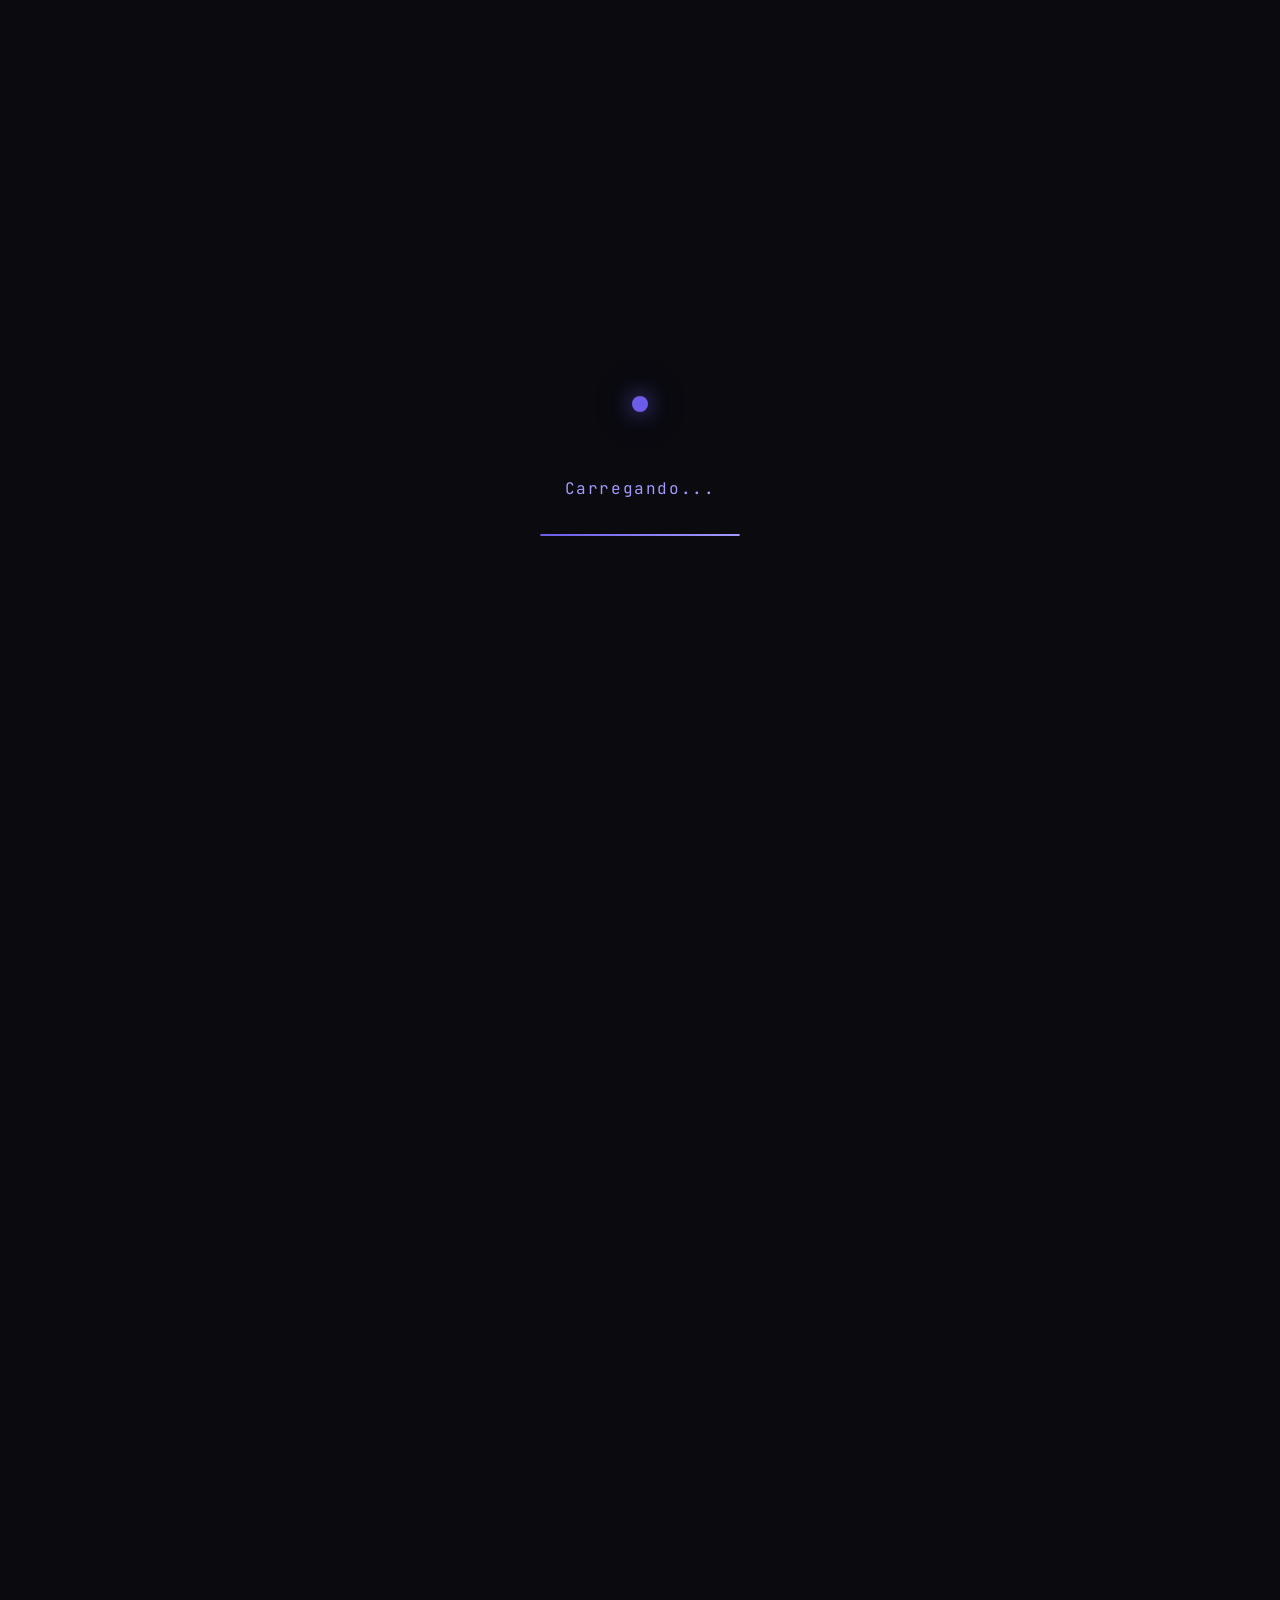
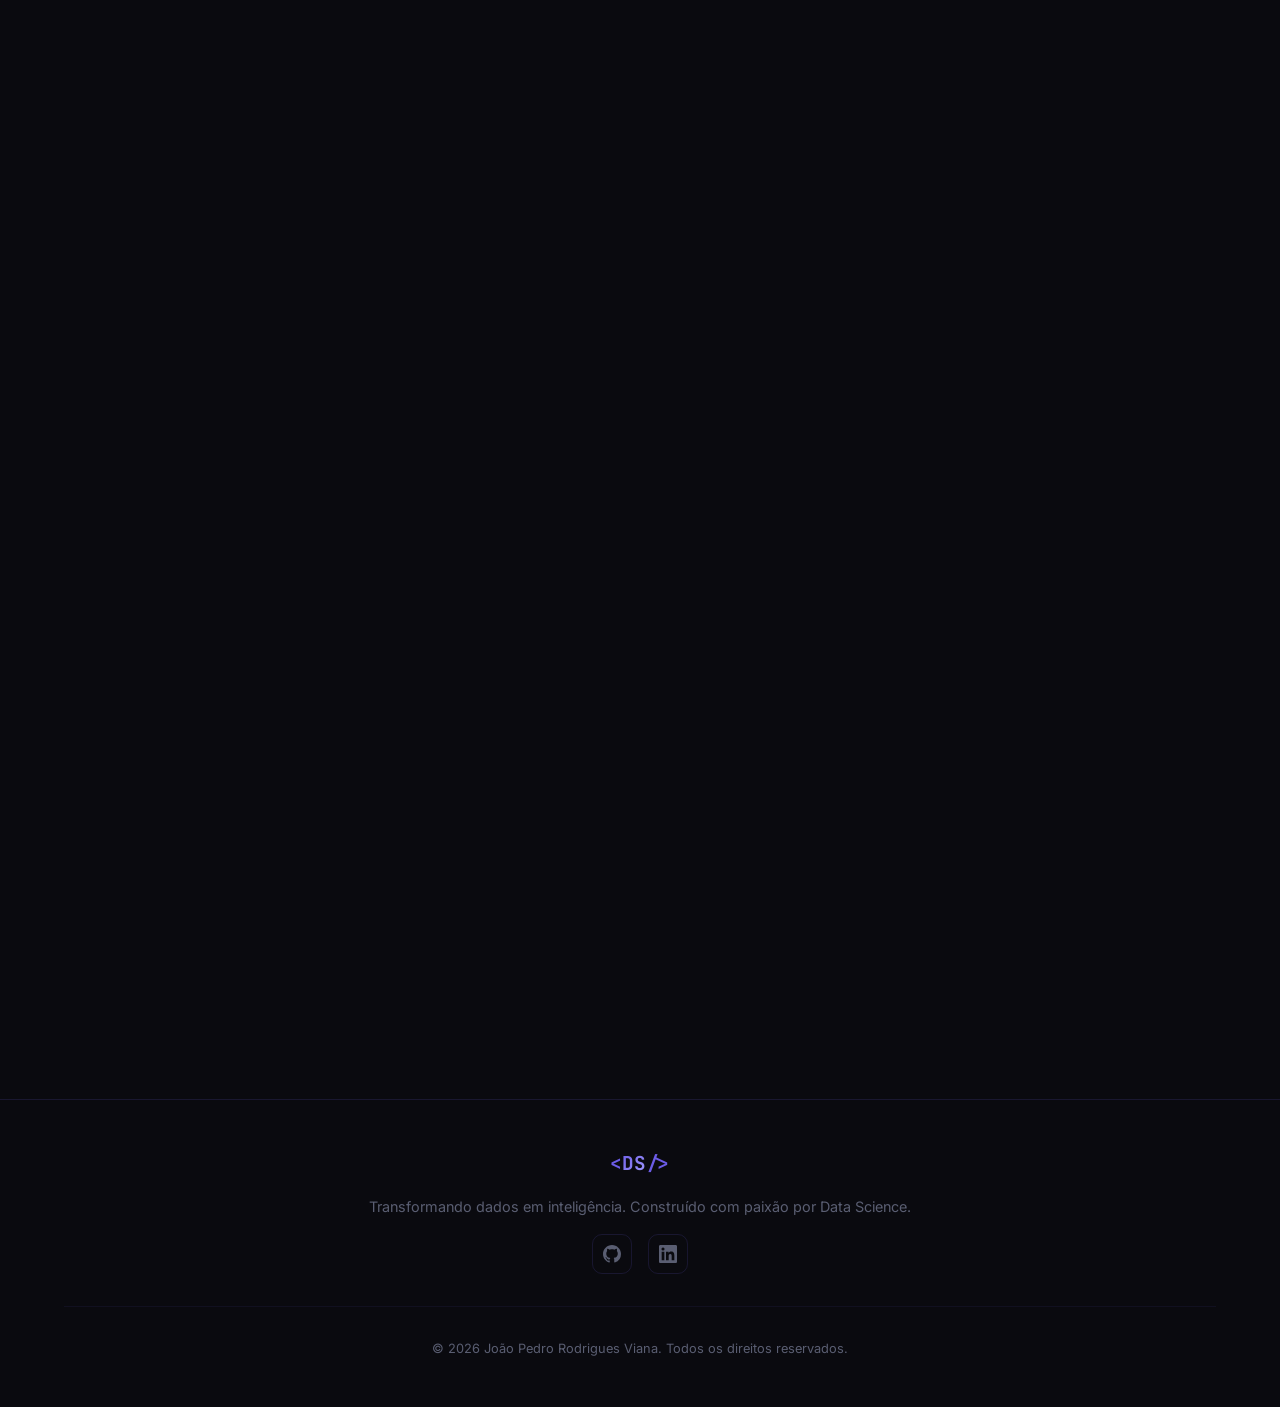
<file: projeto-psi-corp.html>
<!DOCTYPE html>
<html lang="pt-BR">
<head>
  <meta charset="UTF-8">
  <meta name="viewport" content="width=device-width, initial-scale=1.0">
  <title>PSI-CORP Platform | Portfólio</title>
  <meta name="description" content="Plataforma Next.js com serverless backend, construída para escalabilidade e performance.">
  <link rel="icon" href="data:image/svg+xml,<svg xmlns='http://www.w3.org/2000/svg' viewBox='0 0 100 100'><text y='.9em' font-size='90'>🏛️</text></svg>">
  <link rel="preconnect" href="https://fonts.googleapis.com">
  <link rel="preconnect" href="https://fonts.gstatic.com" crossorigin>
  <link href="https://fonts.googleapis.com/css2?family=Inter:wght@300;400;500;600;700;800;900&family=JetBrains+Mono:wght@400;500;600&display=swap" rel="stylesheet">
  <link rel="stylesheet" href="styles.css">
</head>
<body>
  <div class="cursor-glow" id="cursorGlow"></div>
  <div class="loading-screen" id="loadingScreen">
    <div class="loading-neural"><div class="neural-core"></div><div class="neural-ring neural-ring-1"></div><div class="neural-ring neural-ring-2"></div><div class="neural-ring neural-ring-3"></div></div>
    <div class="loading-text"><span class="loading-char" style="--i:0">C</span><span class="loading-char" style="--i:1">a</span><span class="loading-char" style="--i:2">r</span><span class="loading-char" style="--i:3">r</span><span class="loading-char" style="--i:4">e</span><span class="loading-char" style="--i:5">g</span><span class="loading-char" style="--i:6">a</span><span class="loading-char" style="--i:7">n</span><span class="loading-char" style="--i:8">d</span><span class="loading-char" style="--i:9">o</span><span class="loading-char" style="--i:10">.</span><span class="loading-char" style="--i:11">.</span><span class="loading-char" style="--i:12">.</span></div>
    <div class="loading-bar"><div class="loading-bar-fill"></div></div>
  </div>
  <nav class="navbar" id="navbar">
    <div class="nav-container">
      <a href="index.html" class="nav-logo"><span class="logo-bracket">&lt;</span><span class="logo-text">DS</span><span class="logo-bracket">/&gt;</span></a>
      <ul class="nav-links" id="navLinks">
        <li><a href="index.html#hero" class="nav-link">Home</a></li>
        <li><a href="index.html#about" class="nav-link">Sobre</a></li>
        <li><a href="index.html#skills" class="nav-link">Skills</a></li>
        <li><a href="index.html#projects" class="nav-link active">Projetos</a></li>
        <li><a href="index.html#experience" class="nav-link">Experiência</a></li>
        <li><a href="index.html#contact" class="nav-link">Contato</a></li>
      </ul>
      <button class="nav-toggle" id="navToggle" aria-label="Toggle navigation"><span class="hamburger-line"></span><span class="hamburger-line"></span><span class="hamburger-line"></span></button>
    </div>
  </nav>
  <section class="section project-page-hero" id="project-hero">
    <div class="container">
      <div class="breadcrumb animate-on-scroll"><a href="index.html#projects">Projetos</a><span class="breadcrumb-sep">/</span><span class="breadcrumb-current">PSI-Corp</span></div>
      <div class="project-page-header animate-on-scroll" data-delay="100">
        <div class="project-hero-icon">🏛️</div>
        <h1 class="project-page-title">PSI-CORP Platform</h1>
        <p class="project-page-subtitle">Plataforma web moderna construída com Next.js e Firebase Serverless, projetada para escalabilidade, performance e experiência de usuário excepcional</p>
        <div class="project-page-badges"><span class="badge-typescript">TypeScript</span><span class="badge-next">Next.js</span><span class="badge-license">MIT</span></div>
        <div class="project-page-cta"><a href="https://github.com/novasentinel-tech" class="btn btn-primary" target="_blank"><span class="btn-text">Ver no GitHub</span><span class="btn-icon">→</span></a></div>
      </div>
    </div>
  </section>
  <section class="section project-page-content">
    <div class="container">
      <div class="project-page-grid animate-on-scroll" data-delay="100">
        <div class="project-page-visual">
          <div class="project-detail-image-placeholder" style="background: linear-gradient(135deg, #654ea3 0%, #eaafc8 100%);"><div class="placeholder-icon">🏛️</div></div>
        </div>
        <div class="project-page-details">
          <div class="project-section">
            <h2 class="section-subtitle">📋 Visão Geral</h2>
            <p>Plataforma corporativa de ponta a ponta desenvolvida com tecnologias modernas. Oferece uma solução robusta e escalável para gerenciamento de negócios com interface intuitiva e backend serverless.</p>
          </div>
          <div class="project-section">
            <h2 class="section-subtitle">🎨 Arquitetura Frontend</h2>
            <ul class="feature-list">
              <li>Framework Next.js com rendering otimizado (SSR e SSG)</li>
              <li>Interface responsiva com Tailwind CSS</li>
              <li>Componentes reutilizáveis e modulares</li>
              <li>Gerenciamento de estado com Context API/Redux</li>
              <li>Autenticação segura com JWT</li>
            </ul>
          </div>
          <div class="project-section">
            <h2 class="section-subtitle">⚙️ Backend Serverless</h2>
            <ul class="feature-list">
              <li>Firebase Cloud Functions para processamento</li>
              <li>Firestore como banco de dados em tempo real</li>
              <li>APIs RESTful escaláveis automaticamente</li>
              <li>Autenticação Firebase integrada</li>
              <li>Armazenamento seguro com Storage Firebase</li>
            </ul>
          </div>
          <div class="project-section">
            <h2 class="section-subtitle">🛠️ Tecnologias</h2>
            <div class="tech-stack"><span class="tech-tag">TypeScript</span><span class="tech-tag">Next.js</span><span class="tech-tag">Firebase</span><span class="tech-tag">Tailwind CSS</span><span class="tech-tag">Serverless</span></div>
          </div>
          <div class="project-section cta-section">
            <a href="https://github.com/novasentinel-tech" class="btn btn-primary" target="_blank"><span class="btn-text">Acessar Repositório</span><span class="btn-icon">→</span></a>
            <a href="index.html#projects" class="btn btn-secondary"><span class="btn-text">Voltar aos Projetos</span><span class="btn-icon">←</span></a>
          </div>
        </div>
      </div>
    </div>
  </section>
  <footer class="footer">
    <div class="container">
      <div class="footer-content">
        <div class="footer-logo"><span class="logo-bracket">&lt;</span><span class="logo-text">DS</span><span class="logo-bracket">/&gt;</span></div>
        <p class="footer-text">Transformando dados em inteligência. Construído com paixão por Data Science.</p>
        <div class="footer-socials">
          <a href="https://github.com/novasentinel-tech" class="footer-social" aria-label="GitHub" target="_blank"><svg viewBox="0 0 24 24" fill="currentColor"><path d="M12 0C5.37 0 0 5.37 0 12c0 5.31 3.435 9.795 8.205 11.385.6.105.825-.255.825-.57 0-.285-.015-1.23-.015-2.235-3.015.555-3.795-.735-4.035-1.41-.135-.345-.72-1.41-1.23-1.695-.42-.225-1.02-.78-.015-.795.945-.015 1.62.87 1.845 1.23 1.08 1.815 2.805 1.305 3.495.99.105-.78.42-1.305.765-1.605-2.67-.3-5.46-1.335-5.46-5.925 0-1.305.465-2.385 1.23-3.225-.12-.3-.54-1.53.12-3.18 0 0 1.005-.315 3.3 1.23.96-.27 1.98-.405 3-.405s2.04.135 3 .405c2.295-1.56 3.3-1.23 3.3-1.23.66 1.65.24 2.88.12 3.18.765.84 1.23 1.905 1.23 3.225 0 4.605-2.805 5.625-5.475 5.925.435.375.81 1.095.81 2.22 0 1.605-.015 2.895-.015 3.3 0 .315.225.69.825.57A12.02 12.02 0 0024 12c0-6.63-5.37-12-12-12z"/></svg></a>
          <a href="https://www.linkedin.com/in/joão-pedro-rodrigues-viana-8738142a8" class="footer-social" aria-label="LinkedIn" target="_blank"><svg viewBox="0 0 24 24" fill="currentColor"><path d="M20.447 20.452h-3.554v-5.569c0-1.328-.027-3.037-1.852-3.037-1.853 0-2.136 1.445-2.136 2.939v5.667H9.351V9h3.414v1.561h.046c.477-.9 1.637-1.85 3.37-1.85 3.601 0 4.267 2.37 4.267 5.455v6.286zM5.337 7.433a2.062 2.062 0 01-2.063-2.065 2.064 2.064 0 112.063 2.065zm1.782 13.019H3.555V9h3.564v11.452zM22.225 0H1.771C.792 0 0 .774 0 1.729v20.542C0 23.227.792 24 1.771 24h20.451C23.2 24 24 23.227 24 22.271V1.729C24 .774 23.2 0 22.222 0h.003z"/></svg></a>
        </div>
      </div>
      <div class="footer-bottom"><p>&copy; 2026 João Pedro Rodrigues Viana. Todos os direitos reservados.</p></div>
    </div>
  </footer>
  <script src="main.js"></script>
</body>
</html>
</file>
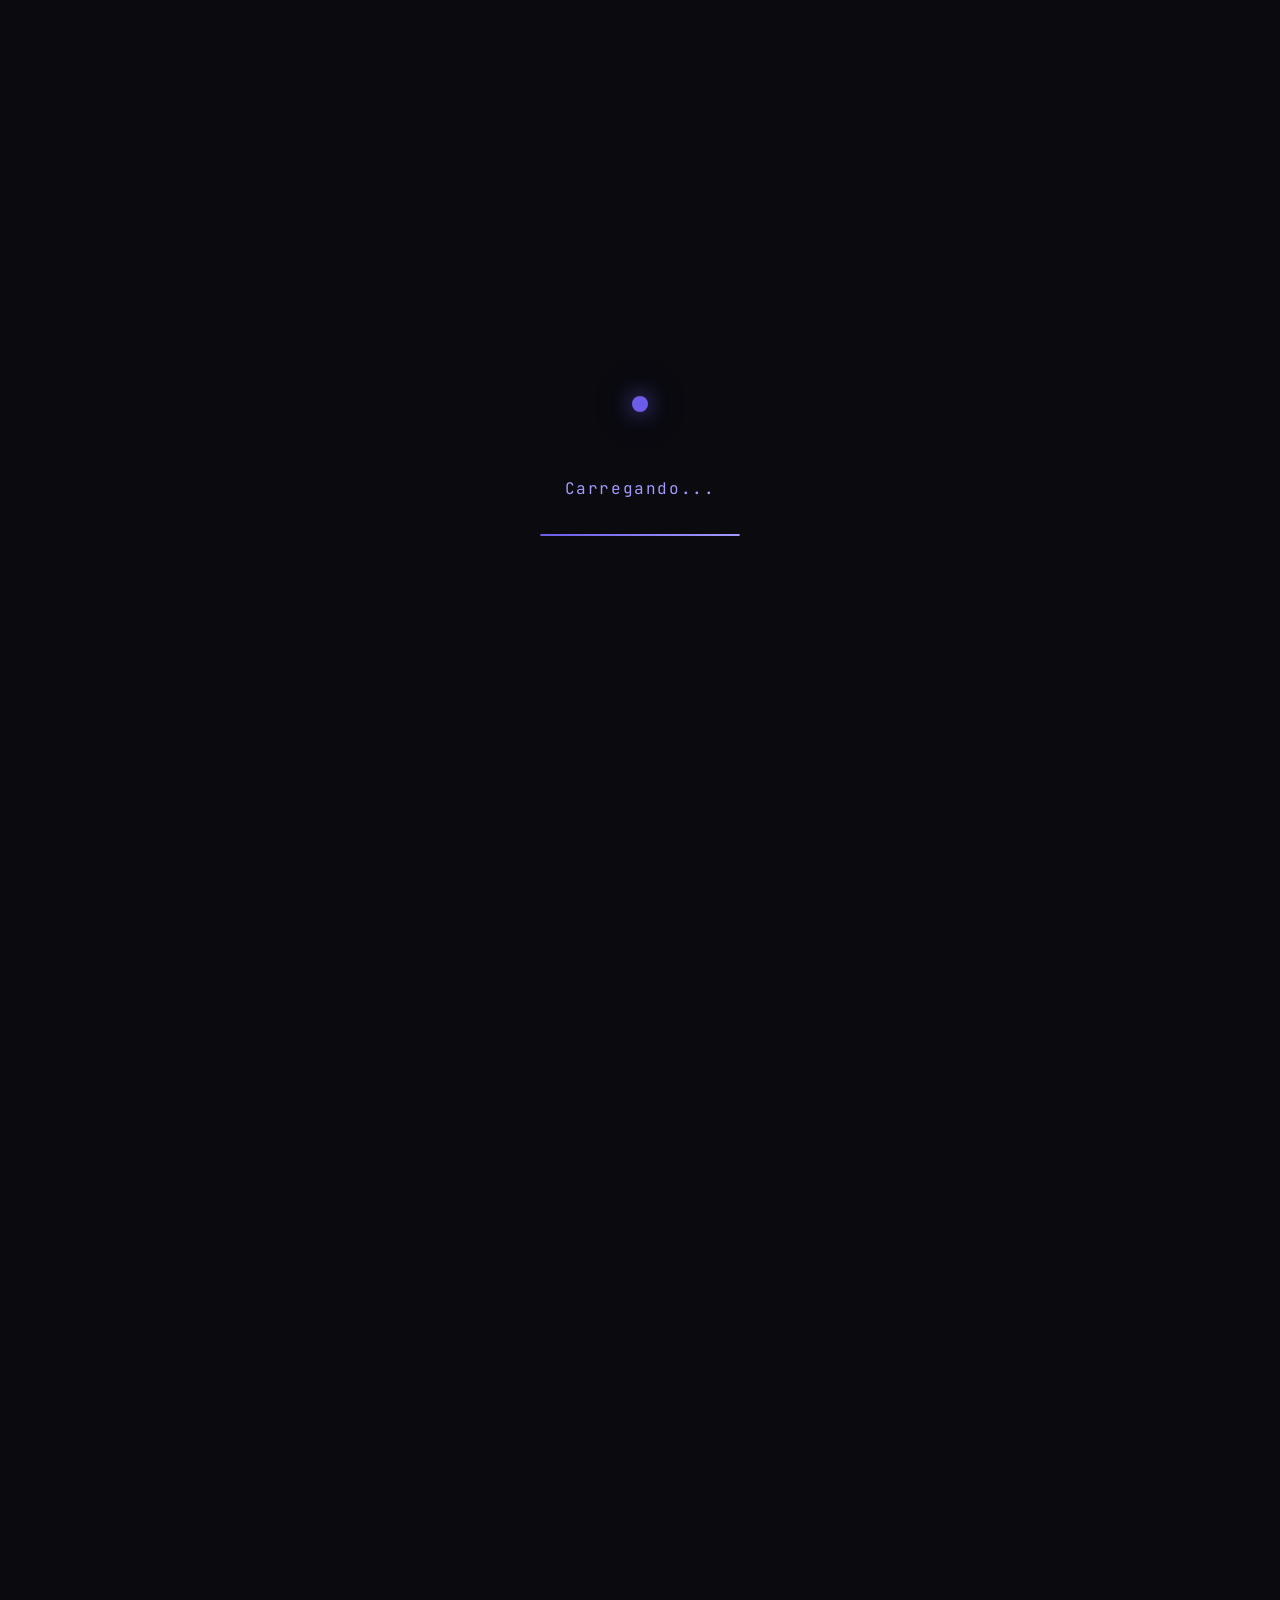
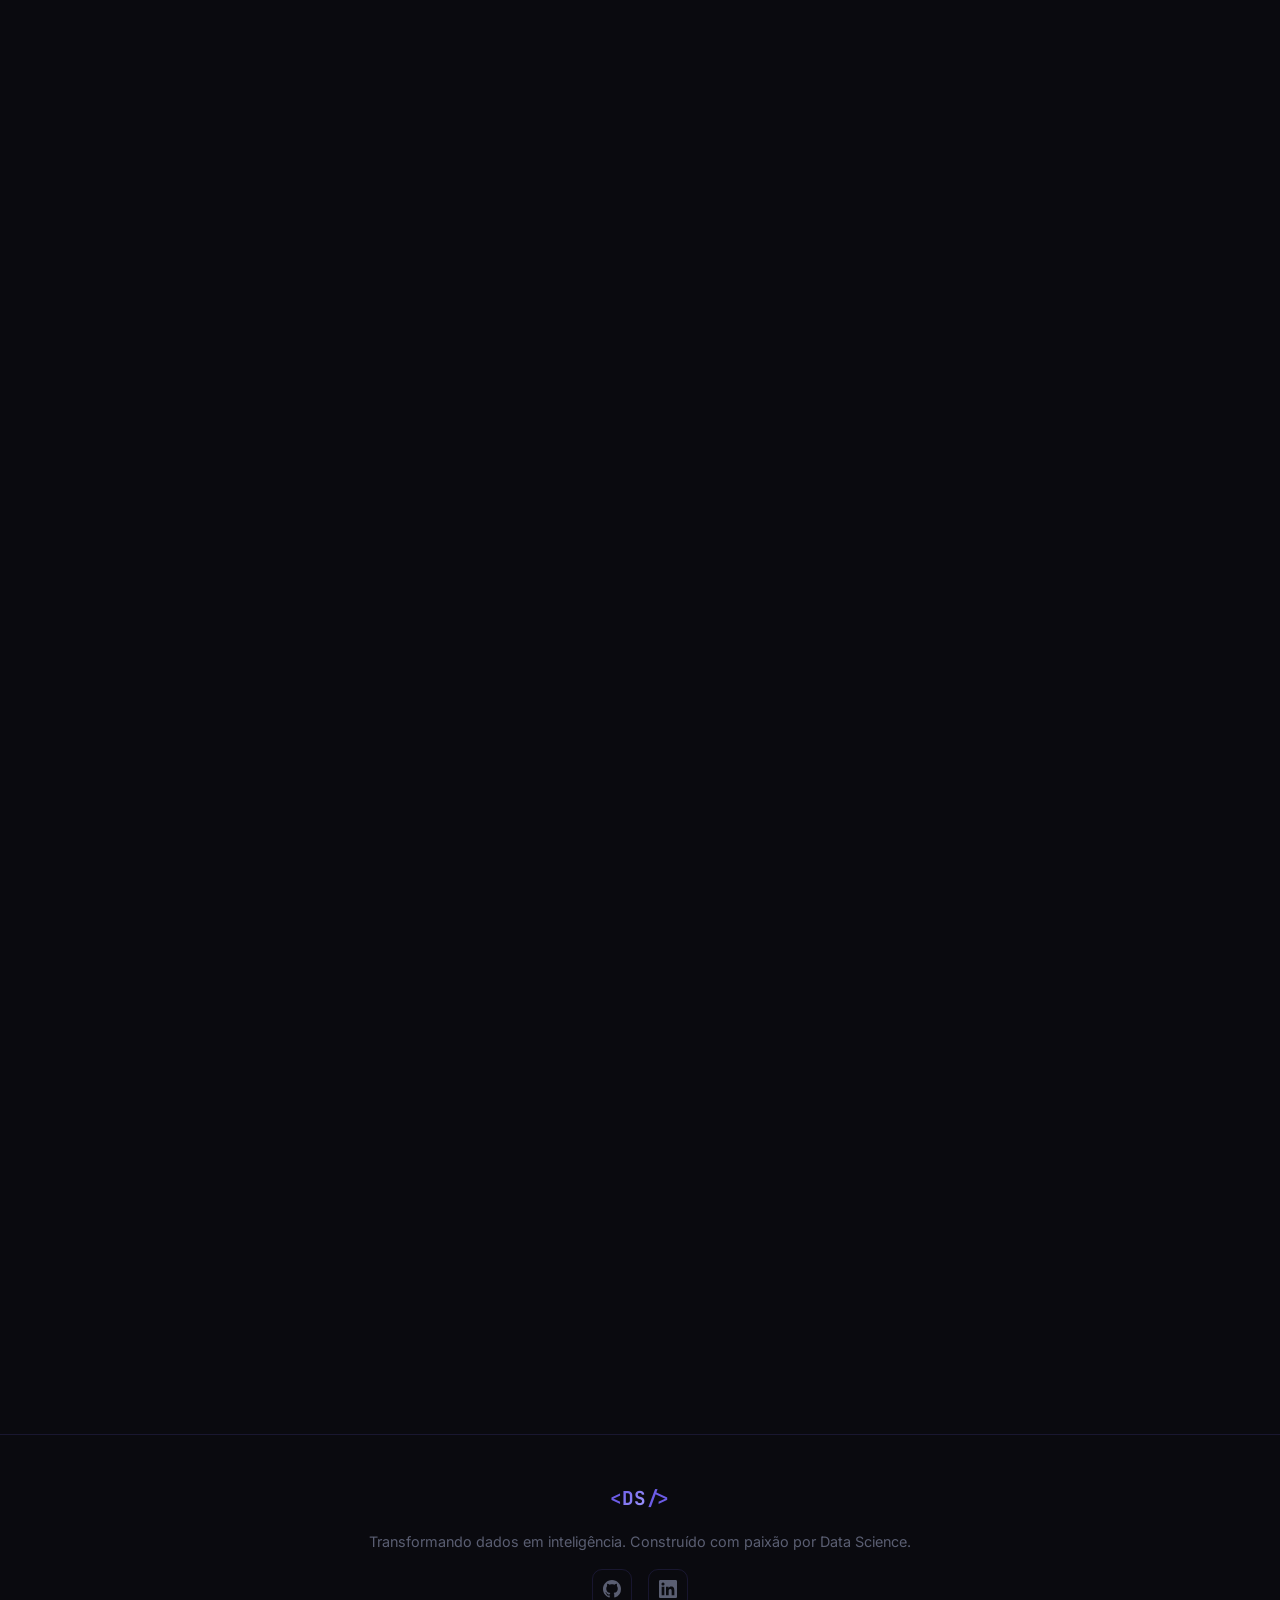
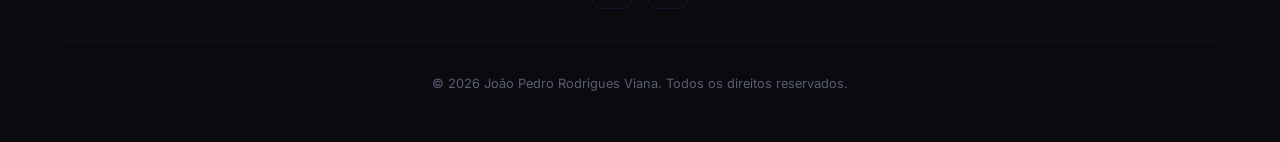
<file: projeto-thormel.html>
<!DOCTYPE html>
<html lang="pt-BR">
<head>
  <meta charset="UTF-8">
  <meta name="viewport" content="width=device-width, initial-scale=1.0">
  <title>ThorMel - Otimização de Performance | Portfólio</title>
  <meta name="description" content="Sistema de otimização de performance e computação avançada com arquitetura modular.">
  <link rel="icon" href="data:image/svg+xml,<svg xmlns='http://www.w3.org/2000/svg' viewBox='0 0 100 100'><text y='.9em' font-size='90'>⚡</text></svg>">
  <link rel="preconnect" href="https://fonts.googleapis.com">
  <link rel="preconnect" href="https://fonts.gstatic.com" crossorigin>
  <link href="https://fonts.googleapis.com/css2?family=Inter:wght@300;400;500;600;700;800;900&family=JetBrains+Mono:wght@400;500;600&display=swap" rel="stylesheet">
  <link rel="stylesheet" href="styles.css">
</head>
<body>
  <div class="cursor-glow" id="cursorGlow"></div>
  <div class="loading-screen" id="loadingScreen">
    <div class="loading-neural"><div class="neural-core"></div><div class="neural-ring neural-ring-1"></div><div class="neural-ring neural-ring-2"></div><div class="neural-ring neural-ring-3"></div></div>
    <div class="loading-text"><span class="loading-char" style="--i:0">C</span><span class="loading-char" style="--i:1">a</span><span class="loading-char" style="--i:2">r</span><span class="loading-char" style="--i:3">r</span><span class="loading-char" style="--i:4">e</span><span class="loading-char" style="--i:5">g</span><span class="loading-char" style="--i:6">a</span><span class="loading-char" style="--i:7">n</span><span class="loading-char" style="--i:8">d</span><span class="loading-char" style="--i:9">o</span><span class="loading-char" style="--i:10">.</span><span class="loading-char" style="--i:11">.</span><span class="loading-char" style="--i:12">.</span></div>
    <div class="loading-bar"><div class="loading-bar-fill"></div></div>
  </div>
  <nav class="navbar" id="navbar">
    <div class="nav-container">
      <a href="index.html" class="nav-logo"><span class="logo-bracket">&lt;</span><span class="logo-text">DS</span><span class="logo-bracket">/&gt;</span></a>
      <ul class="nav-links" id="navLinks">
        <li><a href="index.html#hero" class="nav-link">Home</a></li>
        <li><a href="index.html#about" class="nav-link">Sobre</a></li>
        <li><a href="index.html#skills" class="nav-link">Skills</a></li>
        <li><a href="index.html#projects" class="nav-link active">Projetos</a></li>
        <li><a href="index.html#experience" class="nav-link">Experiência</a></li>
        <li><a href="index.html#contact" class="nav-link">Contato</a></li>
      </ul>
      <button class="nav-toggle" id="navToggle" aria-label="Toggle navigation"><span class="hamburger-line"></span><span class="hamburger-line"></span><span class="hamburger-line"></span></button>
    </div>
  </nav>
  <section class="section project-page-hero" id="project-hero">
    <div class="container">
      <div class="breadcrumb animate-on-scroll"><a href="index.html#projects">Projetos</a><span class="breadcrumb-sep">/</span><span class="breadcrumb-current">ThorMel</span></div>
      <div class="project-page-header animate-on-scroll" data-delay="100">
        <div class="project-hero-icon">⚡</div>
        <h1 class="project-page-title">ThorMel</h1>
        <p class="project-page-subtitle">Framework de otimização de performance e computação avançada com arquitetura modular altamente escalável</p>
        <div class="project-page-badges"><span class="badge-python">Python</span><span class="badge-license">MIT</span></div>
        <div class="project-page-cta"><a href="https://github.com/novasentinel-tech" class="btn btn-primary" target="_blank"><span class="btn-text">Ver no GitHub</span><span class="btn-icon">→</span></a></div>
      </div>
    </div>
  </section>
  <section class="section project-page-content">
    <div class="container">
      <div class="project-page-grid animate-on-scroll" data-delay="100">
        <div class="project-page-visual">
          <div class="project-detail-image-placeholder" style="background: linear-gradient(135deg, #ffd89b 0%, #19547b 100%);"><div class="placeholder-icon">⚡</div></div>
        </div>
        <div class="project-page-details">
          <div class="project-section">
            <h2 class="section-subtitle">📋 Visão Geral</h2>
            <p>Framework completo de otimização que integra técnicas avançadas de computação para maximizar performance e eficiência. Projetado com modularidade e escalabilidade em mente para atender diferentes cargas de trabalho.</p>
          </div>
          <div class="project-section">
            <h2 class="section-subtitle">🎯 Objetivos</h2>
            <ul class="feature-list">
              <li>Maximizar performance de aplicações críticas</li>
              <li>Reduzir latência e consumo de recursos</li>
              <li>Otimização automática de computação</li>
              <li>Escalabilidade horizontal e vertical</li>
              <li>Monitoramento contínuo de performance</li>
            </ul>
          </div>
          <div class="project-section">
            <h2 class="section-subtitle">🏗️ Arquitetura Modular</h2>
            <ul class="feature-list">
              <li><strong>Core Engine:</strong> Motor de processamento otimizado em C/Python</li>
              <li><strong>Scheduler:</strong> Orquestração inteligente de tarefas</li>
              <li><strong>Memory Manager:</strong> Gerenciador avançado de memória</li>
              <li><strong>Parallel Processor:</strong> Processamento paralelo distribuído</li>
              <li><strong>Monitoring Suite:</strong> Suite completa de monitoramento</li>
              <li><strong>API Layer:</strong> Interface limpa e intuitiva para integração</li>
            </ul>
          </div>
          <div class="project-section">
            <h2 class="section-subtitle">⚙️ Recursos Avançados</h2>
            <ul class="feature-list">
              <li>Computação distribuída multi-node</li>
              <li>Caching inteligente com múltiplas estratégias</li>
              <li>Load balancing automático</li>
              <li>Análise de performance em tempo real</li>
              <li>Suporte para GPU acceleration</li>
              <li>API RESTful completa</li>
            </ul>
          </div>
          <div class="project-section">
            <h2 class="section-subtitle">🛠️ Tecnologias</h2>
            <div class="tech-stack"><span class="tech-tag">Python</span><span class="tech-tag">C</span><span class="tech-tag">Distributed Computing</span><span class="tech-tag">Performance Optimization</span><span class="tech-tag">Scalability</span></div>
          </div>
          <div class="project-section cta-section">
            <a href="https://github.com/novasentinel-tech" class="btn btn-primary" target="_blank"><span class="btn-text">Acessar Repositório</span><span class="btn-icon">→</span></a>
            <a href="index.html#projects" class="btn btn-secondary"><span class="btn-text">Voltar aos Projetos</span><span class="btn-icon">←</span></a>
          </div>
        </div>
      </div>
    </div>
  </section>
  <footer class="footer">
    <div class="container">
      <div class="footer-content">
        <div class="footer-logo"><span class="logo-bracket">&lt;</span><span class="logo-text">DS</span><span class="logo-bracket">/&gt;</span></div>
        <p class="footer-text">Transformando dados em inteligência. Construído com paixão por Data Science.</p>
        <div class="footer-socials">
          <a href="https://github.com/novasentinel-tech" class="footer-social" aria-label="GitHub" target="_blank"><svg viewBox="0 0 24 24" fill="currentColor"><path d="M12 0C5.37 0 0 5.37 0 12c0 5.31 3.435 9.795 8.205 11.385.6.105.825-.255.825-.57 0-.285-.015-1.23-.015-2.235-3.015.555-3.795-.735-4.035-1.41-.135-.345-.72-1.41-1.23-1.695-.42-.225-1.02-.78-.015-.795.945-.015 1.62.87 1.845 1.23 1.08 1.815 2.805 1.305 3.495.99.105-.78.42-1.305.765-1.605-2.67-.3-5.46-1.335-5.46-5.925 0-1.305.465-2.385 1.23-3.225-.12-.3-.54-1.53.12-3.18 0 0 1.005-.315 3.3 1.23.96-.27 1.98-.405 3-.405s2.04.135 3 .405c2.295-1.56 3.3-1.23 3.3-1.23.66 1.65.24 2.88.12 3.18.765.84 1.23 1.905 1.23 3.225 0 4.605-2.805 5.625-5.475 5.925.435.375.81 1.095.81 2.22 0 1.605-.015 2.895-.015 3.3 0 .315.225.69.825.57A12.02 12.02 0 0024 12c0-6.63-5.37-12-12-12z"/></svg></a>
          <a href="https://www.linkedin.com/in/joão-pedro-rodrigues-viana-8738142a8" class="footer-social" aria-label="LinkedIn" target="_blank"><svg viewBox="0 0 24 24" fill="currentColor"><path d="M20.447 20.452h-3.554v-5.569c0-1.328-.027-3.037-1.852-3.037-1.853 0-2.136 1.445-2.136 2.939v5.667H9.351V9h3.414v1.561h.046c.477-.9 1.637-1.85 3.37-1.85 3.601 0 4.267 2.37 4.267 5.455v6.286zM5.337 7.433a2.062 2.062 0 01-2.063-2.065 2.064 2.064 0 112.063 2.065zm1.782 13.019H3.555V9h3.564v11.452zM22.225 0H1.771C.792 0 0 .774 0 1.729v20.542C0 23.227.792 24 1.771 24h20.451C23.2 24 24 23.227 24 22.271V1.729C24 .774 23.2 0 22.222 0h.003z"/></svg></a>
        </div>
      </div>
      <div class="footer-bottom"><p>&copy; 2026 João Pedro Rodrigues Viana. Todos os direitos reservados.</p></div>
    </div>
  </footer>
  <script src="main.js"></script>
</body>
</html>
</file>
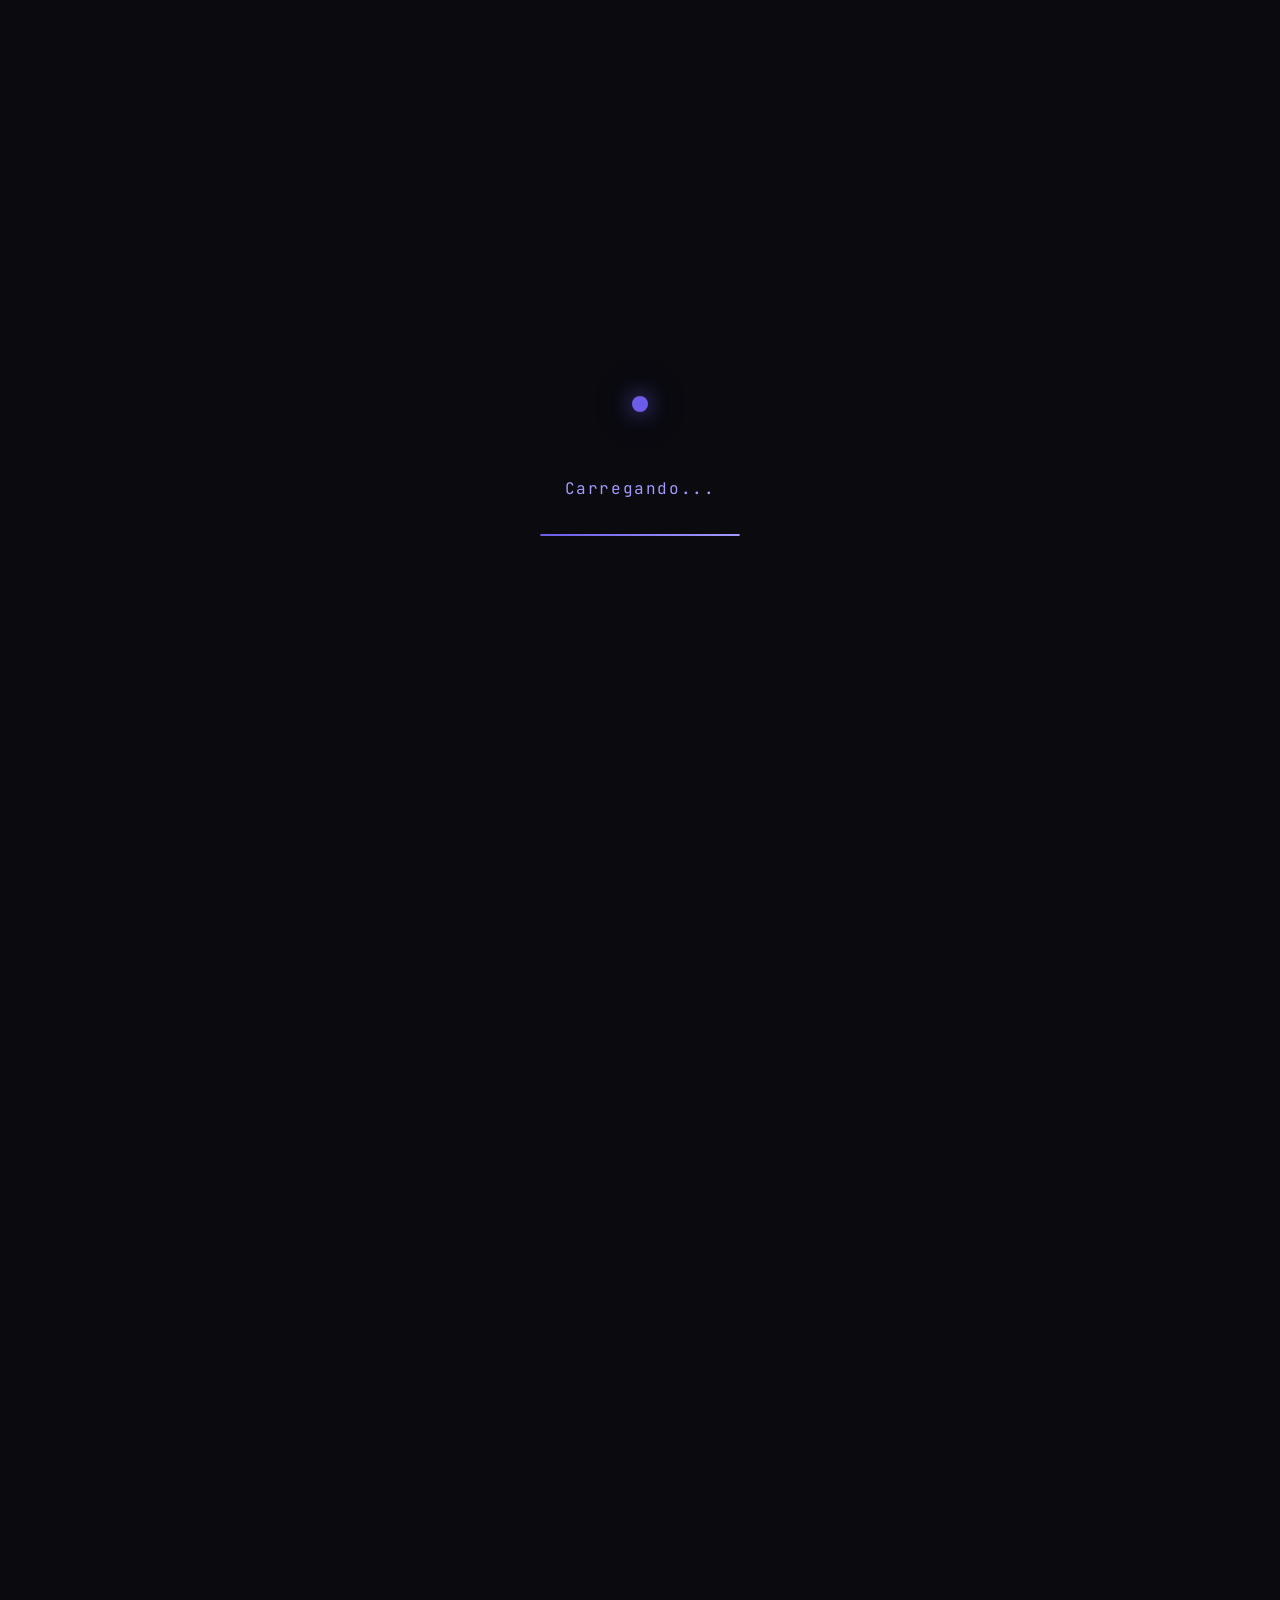
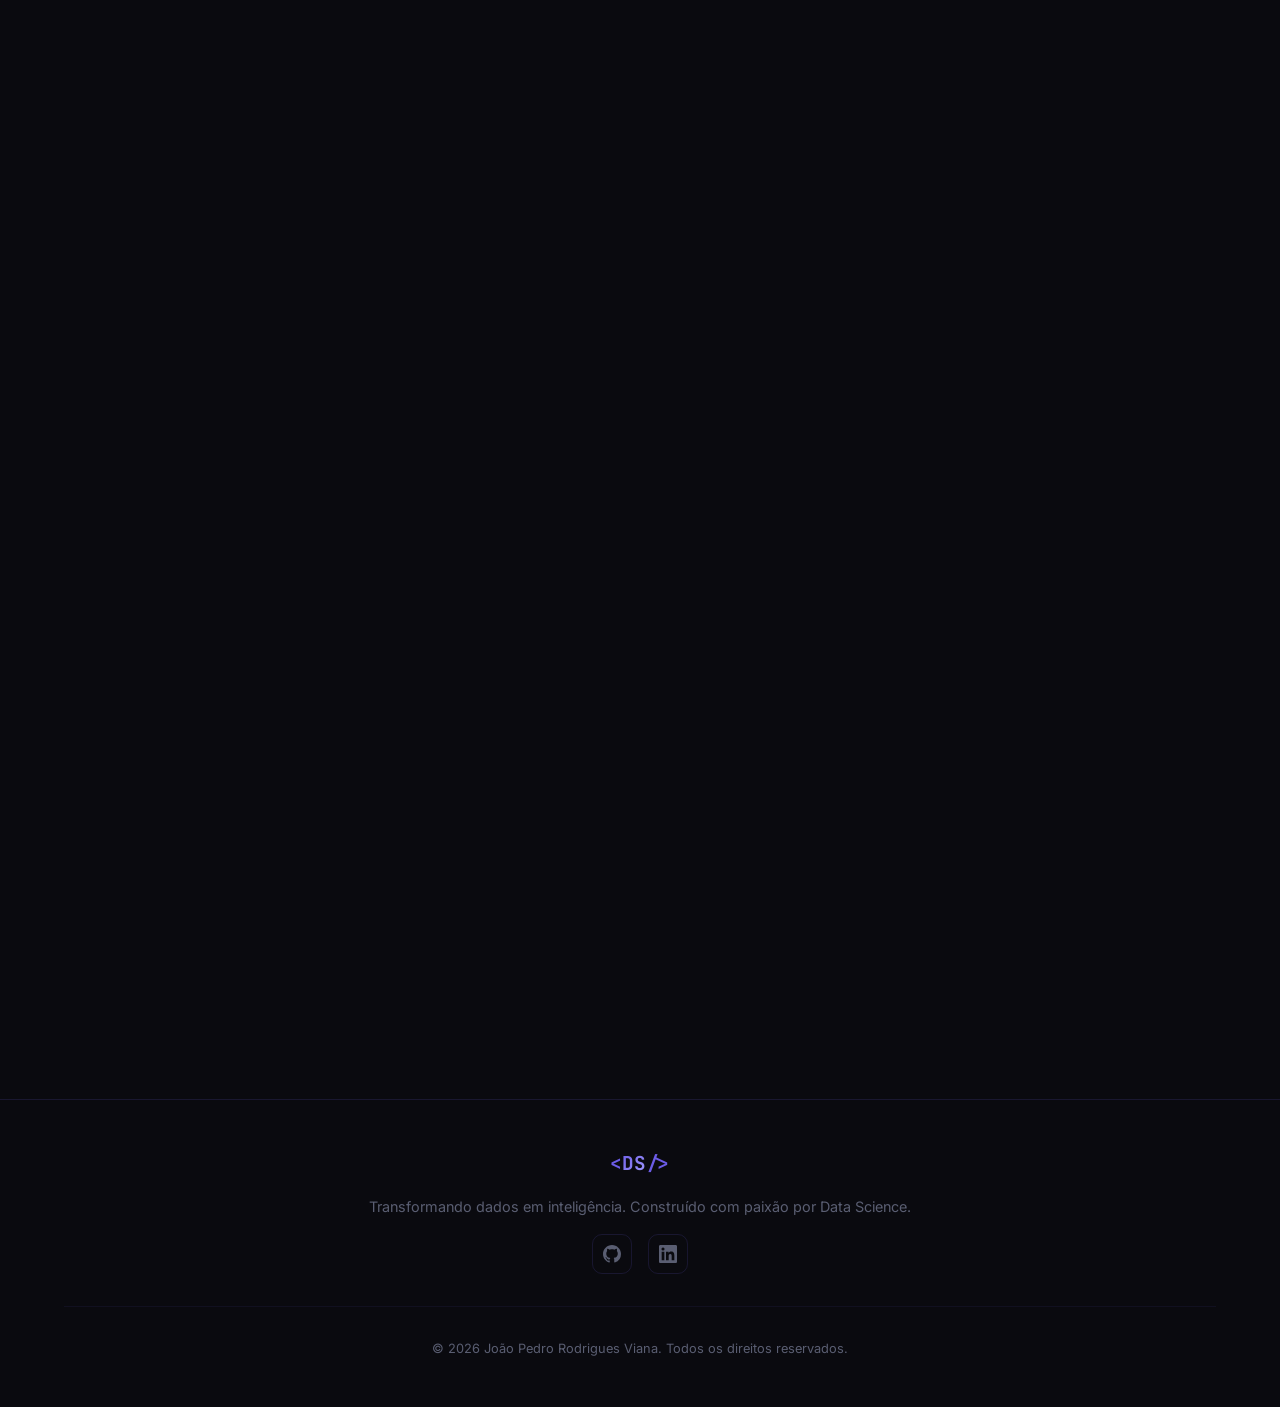
<file: projeto-vendas-excel.html>
<!DOCTYPE html>
<html lang="pt-BR">
<head>
  <meta charset="UTF-8">
  <meta name="viewport" content="width=device-width, initial-scale=1.0">
  <title>ENGENHARIA-DE-DADOS-DIO-PROJETO-VENDAS-EXCEL | Portfólio</title>
  <meta name="description" content="Dashboard de vendas com análise e visualização de dados para decisões baseadas em dados.">
  <link rel="icon" href="data:image/svg+xml,<svg xmlns='http://www.w3.org/2000/svg' viewBox='0 0 100 100'><text y='.9em' font-size='90'>📊</text></svg>">
  <link rel="preconnect" href="https://fonts.googleapis.com">
  <link rel="preconnect" href="https://fonts.gstatic.com" crossorigin>
  <link href="https://fonts.googleapis.com/css2?family=Inter:wght@300;400;500;600;700;800;900&family=JetBrains+Mono:wght@400;500;600&display=swap" rel="stylesheet">
  <link rel="stylesheet" href="styles.css">
</head>
<body>
  <div class="cursor-glow" id="cursorGlow"></div>
  <div class="loading-screen" id="loadingScreen">
    <div class="loading-neural"><div class="neural-core"></div><div class="neural-ring neural-ring-1"></div><div class="neural-ring neural-ring-2"></div><div class="neural-ring neural-ring-3"></div></div>
    <div class="loading-text"><span class="loading-char" style="--i:0">C</span><span class="loading-char" style="--i:1">a</span><span class="loading-char" style="--i:2">r</span><span class="loading-char" style="--i:3">r</span><span class="loading-char" style="--i:4">e</span><span class="loading-char" style="--i:5">g</span><span class="loading-char" style="--i:6">a</span><span class="loading-char" style="--i:7">n</span><span class="loading-char" style="--i:8">d</span><span class="loading-char" style="--i:9">o</span><span class="loading-char" style="--i:10">.</span><span class="loading-char" style="--i:11">.</span><span class="loading-char" style="--i:12">.</span></div>
    <div class="loading-bar"><div class="loading-bar-fill"></div></div>
  </div>
  <nav class="navbar" id="navbar">
    <div class="nav-container">
      <a href="index.html" class="nav-logo"><span class="logo-bracket">&lt;</span><span class="logo-text">DS</span><span class="logo-bracket">/&gt;</span></a>
      <ul class="nav-links" id="navLinks">
        <li><a href="index.html#hero" class="nav-link">Home</a></li>
        <li><a href="index.html#about" class="nav-link">Sobre</a></li>
        <li><a href="index.html#skills" class="nav-link">Skills</a></li>
        <li><a href="index.html#projects" class="nav-link active">Projetos</a></li>
        <li><a href="index.html#experience" class="nav-link">Experiência</a></li>
        <li><a href="index.html#contact" class="nav-link">Contato</a></li>
      </ul>
      <button class="nav-toggle" id="navToggle" aria-label="Toggle navigation"><span class="hamburger-line"></span><span class="hamburger-line"></span><span class="hamburger-line"></span></button>
    </div>
  </nav>
  <section class="section project-page-hero" id="project-hero">
    <div class="container">
      <div class="breadcrumb animate-on-scroll"><a href="index.html#projects">Projetos</a><span class="breadcrumb-sep">/</span><span class="breadcrumb-current">Vendas Excel</span></div>
      <div class="project-page-header animate-on-scroll" data-delay="100">
        <div class="project-hero-icon">📊</div>
        <h1 class="project-page-title">ENGENHARIA-DE-DADOS-DIO-PROJETO-VENDAS-EXCEL</h1>
        <p class="project-page-subtitle">Dashboard inteligente de vendas com foco na organização, visualização e análise eficaz de dados para tomada de decisões</p>
        <div class="project-page-badges"><span class="badge-python">Python</span><span class="badge-license">MIT</span></div>
        <div class="project-page-cta"><a href="https://github.com/novasentinel-tech" class="btn btn-primary" target="_blank"><span class="btn-text">Ver no GitHub</span><span class="btn-icon">→</span></a></div>
      </div>
    </div>
  </section>
  <section class="section project-page-content">
    <div class="container">
      <div class="project-page-grid animate-on-scroll" data-delay="100">
        <div class="project-page-visual">
          <div class="project-detail-image-placeholder" style="background: linear-gradient(135deg, #f093fb 0%, #f5576c 100%);"><div class="placeholder-icon">📊</div></div>
        </div>
        <div class="project-page-details">
          <div class="project-section">
            <h2 class="section-subtitle">📋 Sobre</h2>
            <p>Projeto para ser entregue no curso de Engenharia de Dados com a intenção de criar um dashboard de vendas, com foco na organização e visualização de dados. O objetivo é transformar dados brutos em informações visuais claras e úteis.</p>
          </div>
          <div class="project-section">
            <h2 class="section-subtitle">🎯 Objetivos</h2>
            <ul class="feature-list">
              <li>Transformar dados brutos em informações visuais</li>
              <li>Análise eficaz do desempenho de vendas</li>
              <li>Tomada de decisões baseada em dados</li>
              <li>Visualizações intuitivas e informativas</li>
            </ul>
          </div>
          <div class="project-section">
            <h2 class="section-subtitle">📊 Funcionalidades</h2>
            <ul class="feature-list">
              <li>Dashboard interativo de vendas</li>
              <li>Análise de performance por período</li>
              <li>Visualização de métricas-chave</li>
              <li>Relatórios exportáveis em Excel</li>
              <li>Filtros avançados de dados</li>
              <li>Gráficos dinâmicos e interativos</li>
            </ul>
          </div>
          <div class="project-section">
            <h2 class="section-subtitle">🛠️ Tecnologias</h2>
            <div class="tech-stack"><span class="tech-tag">Python</span><span class="tech-tag">Excel</span><span class="tech-tag">Pandas</span><span class="tech-tag">Matplotlib</span><span class="tech-tag">Data Visualization</span></div>
          </div>
          <div class="project-section cta-section">
            <a href="https://github.com/novasentinel-tech" class="btn btn-primary" target="_blank"><span class="btn-text">Acessar Repositório</span><span class="btn-icon">→</span></a>
            <a href="index.html#projects" class="btn btn-secondary"><span class="btn-text">Voltar aos Projetos</span><span class="btn-icon">←</span></a>
          </div>
        </div>
      </div>
    </div>
  </section>
  <footer class="footer">
    <div class="container">
      <div class="footer-content">
        <div class="footer-logo"><span class="logo-bracket">&lt;</span><span class="logo-text">DS</span><span class="logo-bracket">/&gt;</span></div>
        <p class="footer-text">Transformando dados em inteligência. Construído com paixão por Data Science.</p>
        <div class="footer-socials">
          <a href="https://github.com/novasentinel-tech" class="footer-social" aria-label="GitHub" target="_blank"><svg viewBox="0 0 24 24" fill="currentColor"><path d="M12 0C5.37 0 0 5.37 0 12c0 5.31 3.435 9.795 8.205 11.385.6.105.825-.255.825-.57 0-.285-.015-1.23-.015-2.235-3.015.555-3.795-.735-4.035-1.41-.135-.345-.72-1.41-1.23-1.695-.42-.225-1.02-.78-.015-.795.945-.015 1.62.87 1.845 1.23 1.08 1.815 2.805 1.305 3.495.99.105-.78.42-1.305.765-1.605-2.67-.3-5.46-1.335-5.46-5.925 0-1.305.465-2.385 1.23-3.225-.12-.3-.54-1.53.12-3.18 0 0 1.005-.315 3.3 1.23.96-.27 1.98-.405 3-.405s2.04.135 3 .405c2.295-1.56 3.3-1.23 3.3-1.23.66 1.65.24 2.88.12 3.18.765.84 1.23 1.905 1.23 3.225 0 4.605-2.805 5.625-5.475 5.925.435.375.81 1.095.81 2.22 0 1.605-.015 2.895-.015 3.3 0 .315.225.69.825.57A12.02 12.02 0 0024 12c0-6.63-5.37-12-12-12z"/></svg></a>
          <a href="https://www.linkedin.com/in/joão-pedro-rodrigues-viana-8738142a8" class="footer-social" aria-label="LinkedIn" target="_blank"><svg viewBox="0 0 24 24" fill="currentColor"><path d="M20.447 20.452h-3.554v-5.569c0-1.328-.027-3.037-1.852-3.037-1.853 0-2.136 1.445-2.136 2.939v5.667H9.351V9h3.414v1.561h.046c.477-.9 1.637-1.85 3.37-1.85 3.601 0 4.267 2.37 4.267 5.455v6.286zM5.337 7.433a2.062 2.062 0 01-2.063-2.065 2.064 2.064 0 112.063 2.065zm1.782 13.019H3.555V9h3.564v11.452zM22.225 0H1.771C.792 0 0 .774 0 1.729v20.542C0 23.227.792 24 1.771 24h20.451C23.2 24 24 23.227 24 22.271V1.729C24 .774 23.2 0 22.222 0h.003z"/></svg></a>
        </div>
      </div>
      <div class="footer-bottom"><p>&copy; 2026 João Pedro Rodrigues Viana. Todos os direitos reservados.</p></div>
    </div>
  </footer>
  <script src="main.js"></script>
</body>
</html>
</file>
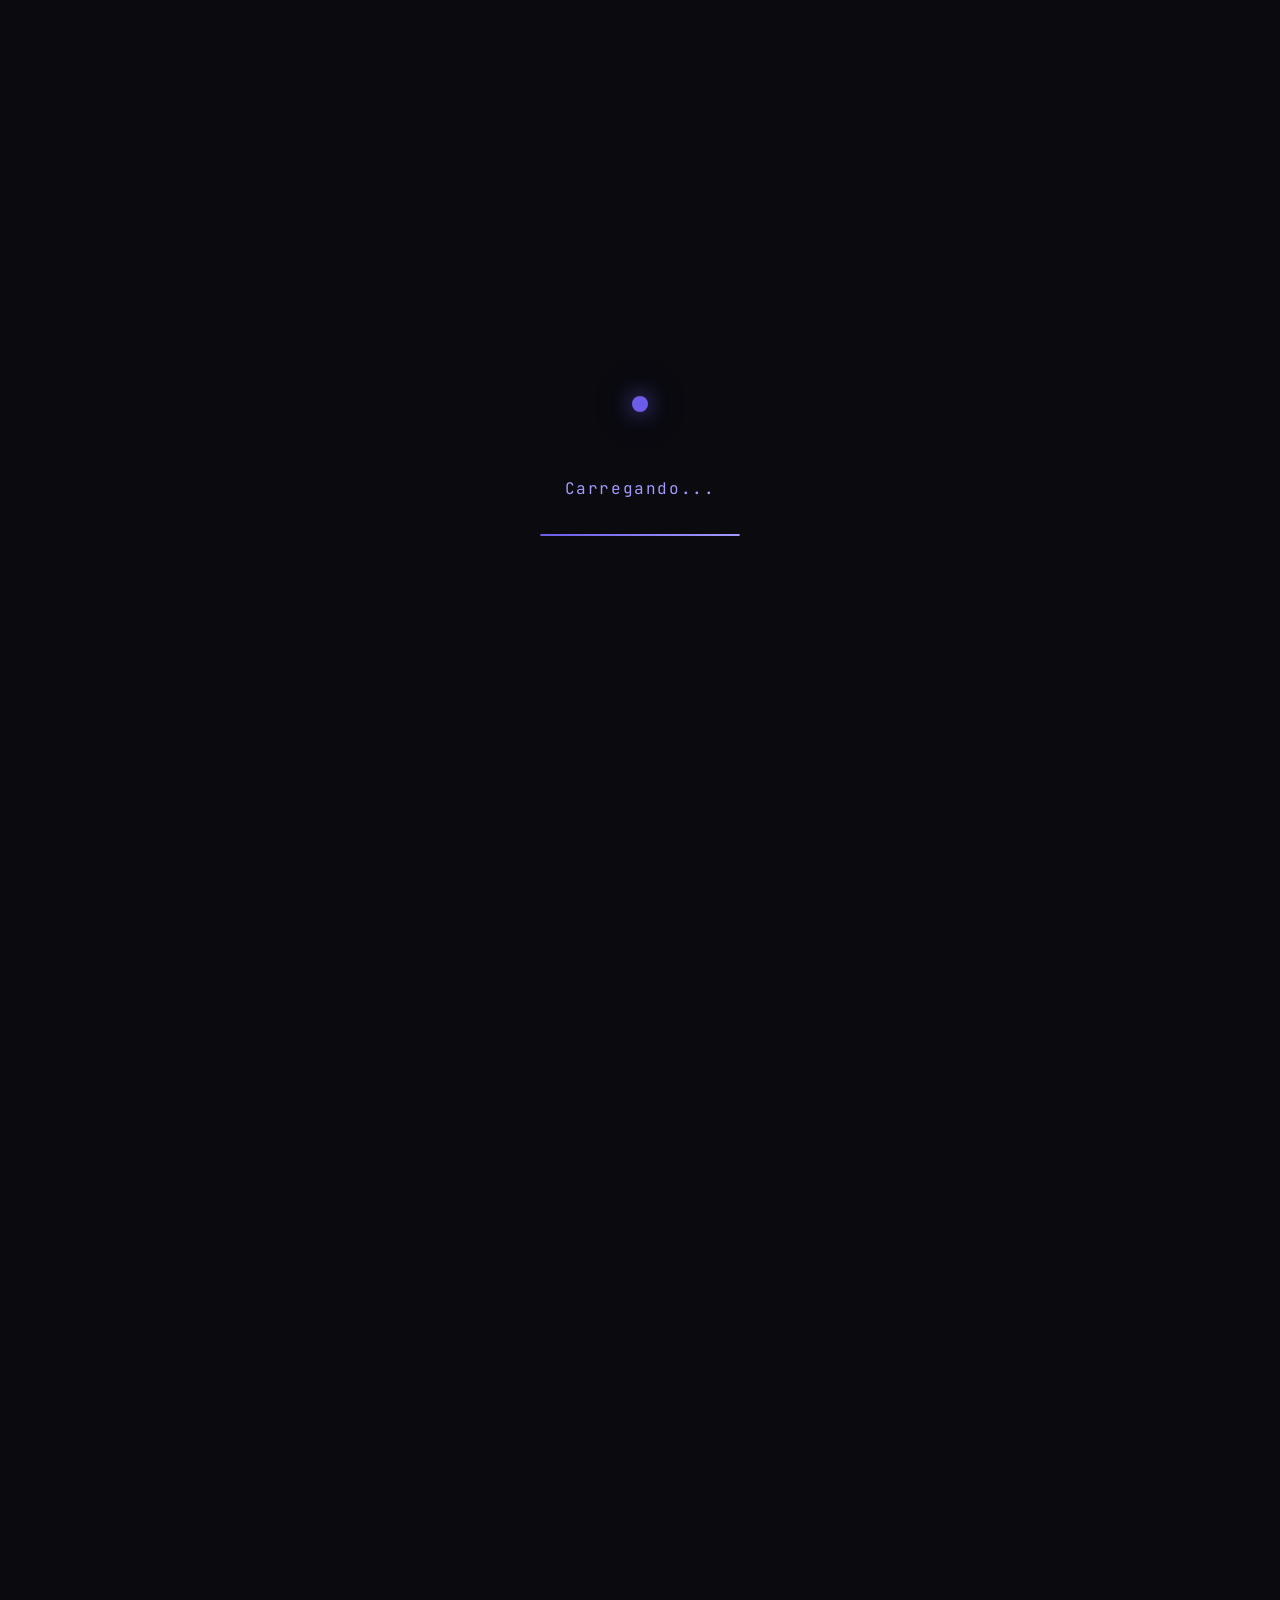
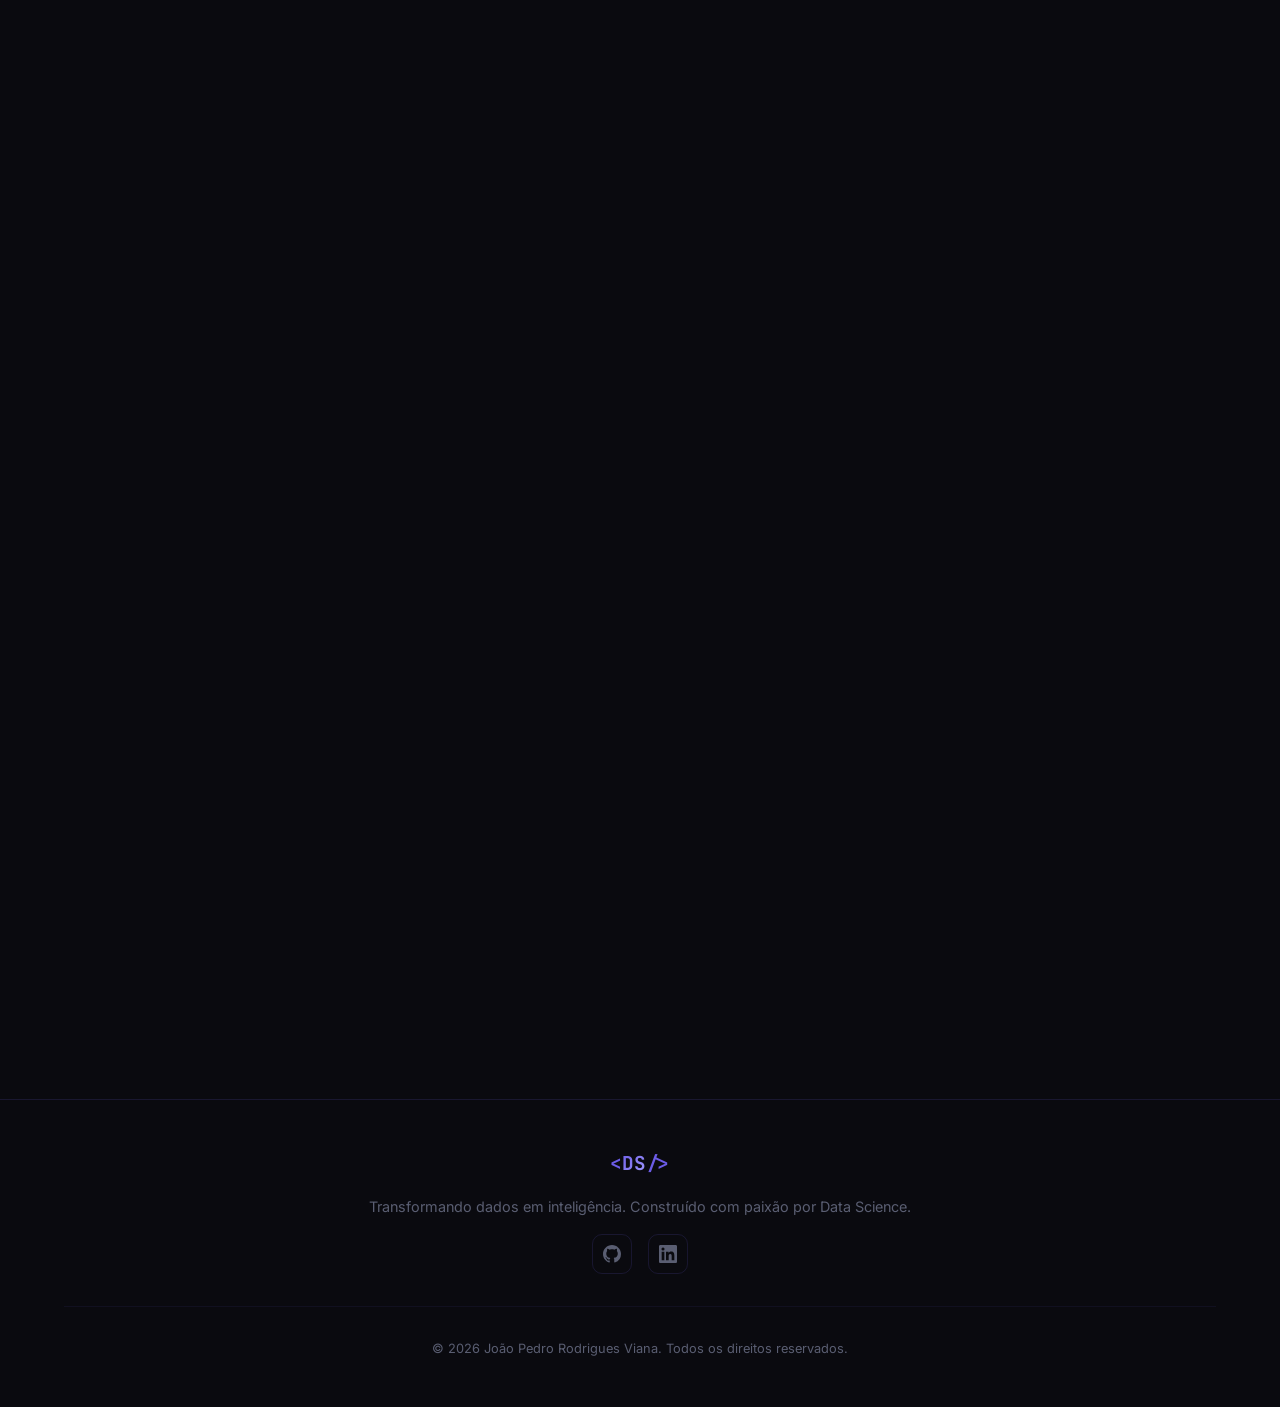
<file: projeto-weldwise.html>
<!DOCTYPE html>
<html lang="pt-BR">
<head>
  <meta charset="UTF-8">
  <meta name="viewport" content="width=device-width, initial-scale=1.0">
  <title>WeldWise - Inspeção de Solda | Portfólio</title>
  <meta name="description" content="Sistema inteligente de inspeção de qualidade de solda com análise automática.">
  <link rel="icon" href="data:image/svg+xml,<svg xmlns='http://www.w3.org/2000/svg' viewBox='0 0 100 100'><text y='.9em' font-size='90'>🔧</text></svg>">
  <link rel="preconnect" href="https://fonts.googleapis.com">
  <link rel="preconnect" href="https://fonts.gstatic.com" crossorigin>
  <link href="https://fonts.googleapis.com/css2?family=Inter:wght@300;400;500;600;700;800;900&family=JetBrains+Mono:wght@400;500;600&display=swap" rel="stylesheet">
  <link rel="stylesheet" href="styles.css">
</head>
<body>
  <div class="cursor-glow" id="cursorGlow"></div>
  <div class="loading-screen" id="loadingScreen">
    <div class="loading-neural"><div class="neural-core"></div><div class="neural-ring neural-ring-1"></div><div class="neural-ring neural-ring-2"></div><div class="neural-ring neural-ring-3"></div></div>
    <div class="loading-text"><span class="loading-char" style="--i:0">C</span><span class="loading-char" style="--i:1">a</span><span class="loading-char" style="--i:2">r</span><span class="loading-char" style="--i:3">r</span><span class="loading-char" style="--i:4">e</span><span class="loading-char" style="--i:5">g</span><span class="loading-char" style="--i:6">a</span><span class="loading-char" style="--i:7">n</span><span class="loading-char" style="--i:8">d</span><span class="loading-char" style="--i:9">o</span><span class="loading-char" style="--i:10">.</span><span class="loading-char" style="--i:11">.</span><span class="loading-char" style="--i:12">.</span></div>
    <div class="loading-bar"><div class="loading-bar-fill"></div></div>
  </div>
  <nav class="navbar" id="navbar">
    <div class="nav-container">
      <a href="index.html" class="nav-logo"><span class="logo-bracket">&lt;</span><span class="logo-text">DS</span><span class="logo-bracket">/&gt;</span></a>
      <ul class="nav-links" id="navLinks">
        <li><a href="index.html#hero" class="nav-link">Home</a></li>
        <li><a href="index.html#about" class="nav-link">Sobre</a></li>
        <li><a href="index.html#skills" class="nav-link">Skills</a></li>
        <li><a href="index.html#projects" class="nav-link active">Projetos</a></li>
        <li><a href="index.html#experience" class="nav-link">Experiência</a></li>
        <li><a href="index.html#contact" class="nav-link">Contato</a></li>
      </ul>
      <button class="nav-toggle" id="navToggle" aria-label="Toggle navigation"><span class="hamburger-line"></span><span class="hamburger-line"></span><span class="hamburger-line"></span></button>
    </div>
  </nav>
  <section class="section project-page-hero" id="project-hero">
    <div class="container">
      <div class="breadcrumb animate-on-scroll"><a href="index.html#projects">Projetos</a><span class="breadcrumb-sep">/</span><span class="breadcrumb-current">WeldWise</span></div>
      <div class="project-page-header animate-on-scroll" data-delay="100">
        <div class="project-hero-icon">🔧</div>
        <h1 class="project-page-title">WeldWise</h1>
        <p class="project-page-subtitle">Sistema inteligente de inspeção e validação de qualidade de soldagem integrado com rastreamento em Google Sheets</p>
        <div class="project-page-badges"><span class="badge-typescript">TypeScript</span><span class="badge-license">MIT</span></div>
        <div class="project-page-cta"><a href="https://github.com/novasentinel-tech" class="btn btn-primary" target="_blank"><span class="btn-text">Ver no GitHub</span><span class="btn-icon">→</span></a></div>
      </div>
    </div>
  </section>
  <section class="section project-page-content">
    <div class="container">
      <div class="project-page-grid animate-on-scroll" data-delay="100">
        <div class="project-page-visual">
          <div class="project-detail-image-placeholder" style="background: linear-gradient(135deg, #6366f1 0%, #ec4899 100%);"><div class="placeholder-icon">🔧</div></div>
        </div>
        <div class="project-page-details">
          <div class="project-section">
            <h2 class="section-subtitle">📋 Visão Geral</h2>
            <p>Sistema de inspeção de solda que combina validação automática com registro estruturado. Utiliza TypeScript para garantir tipagem forte e integração com Google Sheets para gerenciamento de dados.</p>
          </div>
          <div class="project-section">
            <h2 class="section-subtitle">🎯 Funcionalidades Principais</h2>
            <ul class="feature-list">
              <li>Análise automática de qualidade de soldagem</li>
              <li>Validação estruturada de critérios técnicos</li>
              <li>Sistema de classificação de defeitos</li>
              <li>Geração de relatórios detalhados</li>
              <li>Integração com Google Sheets para rastreamento</li>
            </ul>
          </div>
          <div class="project-section">
            <h2 class="section-subtitle">🏗️ Controle Hierárquico e Qualidade</h2>
            <ul class="feature-list">
              <li><strong>Nível 1 - Verificação Básica:</strong> Inspeção visual de características fundamentais</li>
              <li><strong>Nível 2 - Validação Estrutural:</strong> Análise de geometria e dimensões</li>
              <li><strong>Nível 3 - Testes de Resistência:</strong> Validação de propriedades mecânicas</li>
              <li><strong>Nível 4 - Inspeção Avançada:</strong> Análise de microestrutura</li>
              <li><strong>Certificação:</strong> Emissão de certificados de qualidade</li>
            </ul>
          </div>
          <div class="project-section">
            <h2 class="section-subtitle">🛠️ Tecnologias</h2>
            <div class="tech-stack"><span class="tech-tag">TypeScript</span><span class="tech-tag">Google Sheets API</span><span class="tech-tag">Quality Control</span><span class="tech-tag">QA Automation</span></div>
          </div>
          <div class="project-section cta-section">
            <a href="https://github.com/novasentinel-tech" class="btn btn-primary" target="_blank"><span class="btn-text">Acessar Repositório</span><span class="btn-icon">→</span></a>
            <a href="index.html#projects" class="btn btn-secondary"><span class="btn-text">Voltar aos Projetos</span><span class="btn-icon">←</span></a>
          </div>
        </div>
      </div>
    </div>
  </section>
  <footer class="footer">
    <div class="container">
      <div class="footer-content">
        <div class="footer-logo"><span class="logo-bracket">&lt;</span><span class="logo-text">DS</span><span class="logo-bracket">/&gt;</span></div>
        <p class="footer-text">Transformando dados em inteligência. Construído com paixão por Data Science.</p>
        <div class="footer-socials">
          <a href="https://github.com/novasentinel-tech" class="footer-social" aria-label="GitHub" target="_blank"><svg viewBox="0 0 24 24" fill="currentColor"><path d="M12 0C5.37 0 0 5.37 0 12c0 5.31 3.435 9.795 8.205 11.385.6.105.825-.255.825-.57 0-.285-.015-1.23-.015-2.235-3.015.555-3.795-.735-4.035-1.41-.135-.345-.72-1.41-1.23-1.695-.42-.225-1.02-.78-.015-.795.945-.015 1.62.87 1.845 1.23 1.08 1.815 2.805 1.305 3.495.99.105-.78.42-1.305.765-1.605-2.67-.3-5.46-1.335-5.46-5.925 0-1.305.465-2.385 1.23-3.225-.12-.3-.54-1.53.12-3.18 0 0 1.005-.315 3.3 1.23.96-.27 1.98-.405 3-.405s2.04.135 3 .405c2.295-1.56 3.3-1.23 3.3-1.23.66 1.65.24 2.88.12 3.18.765.84 1.23 1.905 1.23 3.225 0 4.605-2.805 5.625-5.475 5.925.435.375.81 1.095.81 2.22 0 1.605-.015 2.895-.015 3.3 0 .315.225.69.825.57A12.02 12.02 0 0024 12c0-6.63-5.37-12-12-12z"/></svg></a>
          <a href="https://www.linkedin.com/in/joão-pedro-rodrigues-viana-8738142a8" class="footer-social" aria-label="LinkedIn" target="_blank"><svg viewBox="0 0 24 24" fill="currentColor"><path d="M20.447 20.452h-3.554v-5.569c0-1.328-.027-3.037-1.852-3.037-1.853 0-2.136 1.445-2.136 2.939v5.667H9.351V9h3.414v1.561h.046c.477-.9 1.637-1.85 3.37-1.85 3.601 0 4.267 2.37 4.267 5.455v6.286zM5.337 7.433a2.062 2.062 0 01-2.063-2.065 2.064 2.064 0 112.063 2.065zm1.782 13.019H3.555V9h3.564v11.452zM22.225 0H1.771C.792 0 0 .774 0 1.729v20.542C0 23.227.792 24 1.771 24h20.451C23.2 24 24 23.227 24 22.271V1.729C24 .774 23.2 0 22.222 0h.003z"/></svg></a>
        </div>
      </div>
      <div class="footer-bottom"><p>&copy; 2026 João Pedro Rodrigues Viana. Todos os direitos reservados.</p></div>
    </div>
  </footer>
  <script src="main.js"></script>
</body>
</html>
</file>
<file: styles.css>
/* ===== CSS Variables & Reset ===== */
:root {
  --bg-primary: #0a0a0f;
  --bg-secondary: #0f0f1a;
  --bg-tertiary: #141425;
  --bg-card: #12121f;
  --bg-card-hover: #1a1a2e;
  --accent-primary: #6c5ce7;
  --accent-secondary: #a29bfe;
  --accent-tertiary: #7c6cf0;
  --accent-glow: rgba(108, 92, 231, 0.4);
  --accent-glow-strong: rgba(108, 92, 231, 0.7);
  --cyan: #00d2ff;
  --cyan-glow: rgba(0, 210, 255, 0.4);
  --magenta: #c471f5;
  --text-primary: #eef0f6;
  --text-secondary: #8b8fa3;
  --text-muted: #5a5e72;
  --border-color: rgba(108, 92, 231, 0.15);
  --border-hover: rgba(108, 92, 231, 0.4);
  --gradient-primary: linear-gradient(135deg, #6c5ce7, #a29bfe);
  --gradient-bg: linear-gradient(135deg, #0a0a0f 0%, #0f0f1a 50%, #141425 100%);
  --shadow-glow: 0 0 30px rgba(108, 92, 231, 0.15);
  --font-primary: 'Inter', -apple-system, BlinkMacSystemFont, sans-serif;
  --font-mono: 'JetBrains Mono', 'Fira Code', monospace;
  --nav-height: 80px;
  --container-max: 1200px;
  --transition-fast: 0.2s cubic-bezier(0.4, 0, 0.2, 1);
  --transition-medium: 0.4s cubic-bezier(0.4, 0, 0.2, 1);
  --transition-slow: 0.6s cubic-bezier(0.4, 0, 0.2, 1);
  --transition-spring: 0.6s cubic-bezier(0.34, 1.56, 0.64, 1);
}

*, *::before, *::after {
  margin: 0;
  padding: 0;
  box-sizing: border-box;
}

html {
  scroll-behavior: smooth;
  scroll-padding-top: var(--nav-height);
  font-size: 16px;
  -webkit-font-smoothing: antialiased;
  -moz-osx-font-smoothing: grayscale;
}

body {
  font-family: var(--font-primary);
  background: var(--bg-primary);
  color: var(--text-primary);
  line-height: 1.6;
  overflow-x: hidden;
  min-height: 100vh;
}

a {
  text-decoration: none;
  color: inherit;
}

img {
  max-width: 100%;
  display: block;
}

/* ===== Cursor Glow ===== */
.cursor-glow {
  position: fixed;
  width: 600px;
  height: 600px;
  border-radius: 50%;
  pointer-events: none;
  z-index: 9999;
  opacity: 0;
  transition: opacity 0.3s ease;
  background: radial-gradient(circle, rgba(108, 92, 231, 0.06) 0%, transparent 70%);
  transform: translate(-50%, -50%);
  will-change: transform, opacity;
}

@media (hover: hover) {
  .cursor-glow {
    opacity: 1;
  }
}

/* ===== Loading Screen ===== */
.loading-screen {
  position: fixed;
  inset: 0;
  background: var(--bg-primary);
  z-index: 10000;
  display: flex;
  flex-direction: column;
  align-items: center;
  justify-content: center;
  gap: 2rem;
  transition: opacity 0.6s ease, visibility 0.6s ease;
}

.loading-screen.hidden {
  opacity: 0;
  visibility: hidden;
  pointer-events: none;
}

.loading-neural {
  position: relative;
  width: 80px;
  height: 80px;
}

.neural-core {
  position: absolute;
  top: 50%;
  left: 50%;
  width: 16px;
  height: 16px;
  background: var(--accent-primary);
  border-radius: 50%;
  transform: translate(-50%, -50%);
  box-shadow: 0 0 20px var(--accent-glow-strong), 0 0 40px var(--accent-glow);
  animation: corePulse 1.5s ease-in-out infinite;
}

.neural-ring {
  position: absolute;
  top: 50%;
  left: 50%;
  border: 2px solid var(--accent-primary);
  border-radius: 50%;
  transform: translate(-50%, -50%);
  opacity: 0;
  animation: ringExpand 2s ease-out infinite;
}

.neural-ring-1 { width: 30px; height: 30px; animation-delay: 0s; }
.neural-ring-2 { width: 30px; height: 30px; animation-delay: 0.5s; }
.neural-ring-3 { width: 30px; height: 30px; animation-delay: 1s; }

@keyframes corePulse {
  0%, 100% { transform: translate(-50%, -50%) scale(1); box-shadow: 0 0 20px var(--accent-glow-strong), 0 0 40px var(--accent-glow); }
  50% { transform: translate(-50%, -50%) scale(1.3); box-shadow: 0 0 30px var(--accent-glow-strong), 0 0 60px var(--accent-glow); }
}

@keyframes ringExpand {
  0% { width: 16px; height: 16px; opacity: 1; border-width: 2px; }
  100% { width: 80px; height: 80px; opacity: 0; border-width: 0.5px; }
}

.loading-text {
  font-family: var(--font-mono);
  font-size: 1rem;
  color: var(--accent-secondary);
  letter-spacing: 0.1em;
}

.loading-char {
  display: inline-block;
  animation: charFade 1.6s ease-in-out infinite;
  animation-delay: calc(var(--i) * 0.05s);
}

@keyframes charFade {
  0%, 100% { opacity: 0.3; }
  50% { opacity: 1; }
}

.loading-bar {
  width: 200px;
  height: 2px;
  background: rgba(108, 92, 231, 0.2);
  border-radius: 2px;
  overflow: hidden;
}

.loading-bar-fill {
  height: 100%;
  width: 0%;
  background: var(--gradient-primary);
  border-radius: 2px;
  animation: loadingProgress 2s ease-in-out forwards;
}

@keyframes loadingProgress {
  0% { width: 0%; }
  30% { width: 40%; }
  60% { width: 70%; }
  100% { width: 100%; }
}

/* ===== Container ===== */
.container {
  max-width: var(--container-max);
  margin: 0 auto;
  padding: 0 1.5rem;
}

/* ===== Navigation ===== */
.navbar {
  position: fixed;
  top: 0;
  left: 0;
  right: 0;
  height: var(--nav-height);
  z-index: 1000;
  transition: all var(--transition-medium);
  background: transparent;
}

.navbar.scrolled {
  background: rgba(10, 10, 15, 0.85);
  backdrop-filter: blur(20px) saturate(180%);
  -webkit-backdrop-filter: blur(20px) saturate(180%);
  border-bottom: 1px solid var(--border-color);
  box-shadow: 0 4px 30px rgba(0, 0, 0, 0.3);
}

.nav-container {
  max-width: var(--container-max);
  margin: 0 auto;
  padding: 0 1.5rem;
  height: 100%;
  display: flex;
  align-items: center;
  justify-content: space-between;
}

.nav-logo {
  font-family: var(--font-mono);
  font-size: 1.4rem;
  font-weight: 700;
  display: flex;
  align-items: center;
  gap: 0.1rem;
  transition: var(--transition-fast);
}

.nav-logo:hover {
  transform: scale(1.05);
}

.logo-bracket {
  color: var(--accent-primary);
  transition: var(--transition-fast);
}

.nav-logo:hover .logo-bracket {
  color: var(--accent-secondary);
  text-shadow: 0 0 10px var(--accent-glow);
}

.logo-text {
  background: var(--gradient-primary);
  -webkit-background-clip: text;
  -webkit-text-fill-color: transparent;
  background-clip: text;
}

.nav-links {
  display: flex;
  list-style: none;
  gap: 0.5rem;
}

.nav-link {
  position: relative;
  padding: 0.5rem 1rem;
  font-size: 0.875rem;
  font-weight: 500;
  color: var(--text-secondary);
  transition: all var(--transition-fast);
  border-radius: 8px;
}

.nav-link::after {
  content: '';
  position: absolute;
  bottom: 0;
  left: 50%;
  width: 0;
  height: 2px;
  background: var(--gradient-primary);
  transition: all var(--transition-medium);
  transform: translateX(-50%);
  border-radius: 2px;
}

.nav-link:hover,
.nav-link.active {
  color: var(--text-primary);
}

.nav-link:hover::after,
.nav-link.active::after {
  width: 60%;
}

.nav-link.active {
  background: rgba(108, 92, 231, 0.1);
}

.nav-toggle {
  display: none;
  flex-direction: column;
  gap: 5px;
  background: none;
  border: none;
  cursor: pointer;
  padding: 8px;
  z-index: 1001;
}

.hamburger-line {
  display: block;
  width: 24px;
  height: 2px;
  background: var(--text-primary);
  border-radius: 2px;
  transition: all var(--transition-medium);
  transform-origin: center;
}

.nav-toggle.active .hamburger-line:nth-child(1) {
  transform: translateY(7px) rotate(45deg);
}

.nav-toggle.active .hamburger-line:nth-child(2) {
  opacity: 0;
  transform: scaleX(0);
}

.nav-toggle.active .hamburger-line:nth-child(3) {
  transform: translateY(-7px) rotate(-45deg);
}

/* ===== Hero Section ===== */
.hero {
  position: relative;
  min-height: 100vh;
  display: flex;
  align-items: center;
  justify-content: center;
  overflow: hidden;
  padding: 6rem 1.5rem 3rem;
}

.neural-canvas {
  position: absolute;
  inset: 0;
  z-index: 0;
}

.hero-particles {
  position: absolute;
  inset: 0;
  z-index: 1;
  overflow: hidden;
}

.particle {
  position: absolute;
  border-radius: 50%;
  pointer-events: none;
  animation: floatParticle var(--duration) ease-in-out infinite;
  animation-delay: var(--delay);
}

@keyframes floatParticle {
  0%, 100% {
    transform: translate(0, 0) scale(1);
    opacity: var(--opacity);
  }
  25% {
    transform: translate(calc(var(--dx) * 1px), calc(var(--dy) * -1px)) scale(1.2);
  }
  50% {
    transform: translate(calc(var(--dx) * -0.5px), calc(var(--dy) * 1px)) scale(0.8);
    opacity: calc(var(--opacity) * 1.5);
  }
  75% {
    transform: translate(calc(var(--dx) * 0.8px), calc(var(--dy) * 0.5px)) scale(1.1);
  }
}

.hero-content {
  position: relative;
  z-index: 2;
  text-align: center;
  max-width: 900px;
}

.hero-badge {
  display: inline-flex;
  align-items: center;
  gap: 0.5rem;
  padding: 0.5rem 1.25rem;
  background: rgba(108, 92, 231, 0.1);
  border: 1px solid var(--border-color);
  border-radius: 50px;
  font-size: 0.85rem;
  color: var(--accent-secondary);
  margin-bottom: 2rem;
  backdrop-filter: blur(10px);
  animation: badgeFloat 3s ease-in-out infinite;
}

.badge-dot {
  width: 8px;
  height: 8px;
  background: #4ade80;
  border-radius: 50%;
  animation: dotPulse 2s ease-in-out infinite;
}

@keyframes dotPulse {
  0%, 100% { box-shadow: 0 0 0 0 rgba(74, 222, 128, 0.4); }
  50% { box-shadow: 0 0 0 8px rgba(74, 222, 128, 0); }
}

@keyframes badgeFloat {
  0%, 100% { transform: translateY(0); }
  50% { transform: translateY(-5px); }
}

.hero-title {
  margin-bottom: 1.5rem;
}

.title-line {
  display: block;
  overflow: hidden;
}

.title-greeting {
  display: inline-block;
  font-size: clamp(1rem, 2.5vw, 1.25rem);
  font-weight: 400;
  color: var(--accent-secondary);
  letter-spacing: 0.05em;
  font-family: var(--font-mono);
}

.title-name {
  display: inline-block;
  font-size: clamp(2.5rem, 7vw, 5rem);
  font-weight: 900;
  background: var(--gradient-primary);
  -webkit-background-clip: text;
  -webkit-text-fill-color: transparent;
  background-clip: text;
  line-height: 1.1;
  letter-spacing: -0.02em;
}

/* Glitch Effect */
.glitch-text {
  position: relative;
}

.glitch-text::before,
.glitch-text::after {
  content: attr(data-text);
  position: absolute;
  top: 0;
  left: 0;
  width: 100%;
  height: 100%;
  background: var(--gradient-primary);
  -webkit-background-clip: text;
  -webkit-text-fill-color: transparent;
  background-clip: text;
}

.glitch-text::before {
  animation: glitch1 3s infinite linear alternate-reverse;
  clip-path: polygon(0 0, 100% 0, 100% 45%, 0 45%);
}

.glitch-text::after {
  animation: glitch2 3s infinite linear alternate-reverse;
  clip-path: polygon(0 55%, 100% 55%, 100% 100%, 0 100%);
}

@keyframes glitch1 {
  0%, 90%, 100% { transform: translate(0); }
  92% { transform: translate(-3px, 1px); }
  94% { transform: translate(3px, -1px); }
  96% { transform: translate(-2px, 2px); }
  98% { transform: translate(2px, -2px); }
}

@keyframes glitch2 {
  0%, 90%, 100% { transform: translate(0); }
  91% { transform: translate(3px, 1px); }
  93% { transform: translate(-3px, -1px); }
  95% { transform: translate(2px, 2px); }
  97% { transform: translate(-2px, -2px); }
}

.title-role {
  display: inline-block;
  font-size: clamp(1.25rem, 3vw, 1.75rem);
  font-weight: 500;
  color: var(--text-secondary);
}

.typing-container {
  display: inline-flex;
  align-items: center;
}

.typing-cursor {
  display: inline-block;
  color: var(--accent-primary);
  font-weight: 300;
  animation: blink 1s step-end infinite;
  margin-left: 2px;
}

@keyframes blink {
  0%, 100% { opacity: 1; }
  50% { opacity: 0; }
}

.hero-description {
  font-size: clamp(1rem, 2vw, 1.15rem);
  color: var(--text-secondary);
  max-width: 650px;
  margin: 0 auto 2.5rem;
  line-height: 1.8;
}

.highlight-text {
  color: var(--accent-secondary);
  font-weight: 600;
  position: relative;
}

.highlight-text::after {
  content: '';
  position: absolute;
  bottom: -1px;
  left: 0;
  width: 100%;
  height: 1px;
  background: var(--accent-primary);
  opacity: 0.4;
}

/* Buttons */
.hero-cta {
  display: flex;
  gap: 1rem;
  justify-content: center;
  flex-wrap: wrap;
  margin-bottom: 3rem;
}

.btn {
  position: relative;
  display: inline-flex;
  align-items: center;
  gap: 0.5rem;
  padding: 0.875rem 2rem;
  font-family: var(--font-primary);
  font-size: 0.95rem;
  font-weight: 600;
  border: none;
  border-radius: 12px;
  cursor: pointer;
  overflow: hidden;
  transition: all var(--transition-medium);
}

.btn-primary {
  background: var(--gradient-primary);
  color: white;
  box-shadow: 0 4px 15px var(--accent-glow);
}

.btn-primary:hover {
  transform: translateY(-3px);
  box-shadow: 0 8px 30px var(--accent-glow-strong);
}

.btn-primary:active {
  transform: translateY(-1px);
}

.btn-glow {
  position: absolute;
  inset: -2px;
  background: var(--gradient-primary);
  border-radius: 14px;
  z-index: -1;
  opacity: 0;
  filter: blur(15px);
  transition: opacity var(--transition-medium);
}

.btn-primary:hover .btn-glow {
  opacity: 0.6;
}

.btn-secondary {
  background: transparent;
  color: var(--text-primary);
  border: 1px solid var(--border-hover);
  backdrop-filter: blur(10px);
}

.btn-secondary:hover {
  background: rgba(108, 92, 231, 0.1);
  border-color: var(--accent-primary);
  transform: translateY(-3px);
  box-shadow: 0 8px 30px rgba(108, 92, 231, 0.15);
}

.btn-icon {
  transition: transform var(--transition-fast);
}

.btn:hover .btn-icon {
  transform: translateX(4px);
}

.btn-full {
  width: 100%;
  justify-content: center;
}

/* Hero Stats */
.hero-stats {
  display: flex;
  justify-content: center;
  align-items: center;
  gap: 2rem;
  flex-wrap: wrap;
}

.stat-item {
  text-align: center;
}

.stat-number {
  display: block;
  font-size: clamp(1.75rem, 4vw, 2.5rem);
  font-weight: 800;
  background: var(--gradient-primary);
  -webkit-background-clip: text;
  -webkit-text-fill-color: transparent;
  background-clip: text;
  line-height: 1;
}

.stat-suffix {
  font-size: clamp(1.25rem, 3vw, 1.75rem);
  font-weight: 700;
  background: var(--gradient-primary);
  -webkit-background-clip: text;
  -webkit-text-fill-color: transparent;
  background-clip: text;
}

.stat-label {
  display: block;
  font-size: 0.8rem;
  color: var(--text-muted);
  margin-top: 0.25rem;
  font-weight: 500;
  text-transform: uppercase;
  letter-spacing: 0.1em;
}

.stat-divider {
  width: 1px;
  height: 40px;
  background: linear-gradient(to bottom, transparent, var(--accent-primary), transparent);
  opacity: 0.3;
}

/* Scroll Indicator */
.scroll-indicator {
  position: absolute;
  bottom: 2rem;
  left: 50%;
  transform: translateX(-50%);
  display: flex;
  flex-direction: column;
  align-items: center;
  gap: 0.75rem;
  animation: scrollBounce 2.5s ease-in-out infinite;
}

.scroll-mouse {
  width: 26px;
  height: 40px;
  border: 2px solid var(--text-muted);
  border-radius: 15px;
  position: relative;
}

.scroll-wheel {
  position: absolute;
  top: 8px;
  left: 50%;
  transform: translateX(-50%);
  width: 3px;
  height: 8px;
  background: var(--accent-primary);
  border-radius: 3px;
  animation: scrollWheel 2s ease-in-out infinite;
}

@keyframes scrollWheel {
  0%, 100% { transform: translateX(-50%) translateY(0); opacity: 1; }
  100% { transform: translateX(-50%) translateY(12px); opacity: 0; }
}

@keyframes scrollBounce {
  0%, 100% { transform: translateX(-50%) translateY(0); }
  50% { transform: translateX(-50%) translateY(10px); }
}

.scroll-text {
  font-size: 0.7rem;
  color: var(--text-muted);
  text-transform: uppercase;
  letter-spacing: 0.15em;
  font-weight: 500;
}

/* ===== Section Styles ===== */
.section {
  padding: 7rem 0;
  position: relative;
}

.section-header {
  text-align: center;
  margin-bottom: 4rem;
}

.section-tag {
  display: inline-block;
  font-family: var(--font-mono);
  font-size: 0.85rem;
  color: var(--accent-secondary);
  margin-bottom: 0.75rem;
  letter-spacing: 0.05em;
}

.section-title {
  font-size: clamp(2rem, 5vw, 3rem);
  font-weight: 800;
  letter-spacing: -0.02em;
  margin-bottom: 1rem;
}

.section-line {
  width: 60px;
  height: 3px;
  background: var(--gradient-primary);
  margin: 0 auto;
  border-radius: 3px;
  position: relative;
}

.section-line::after {
  content: '';
  position: absolute;
  inset: -3px;
  background: var(--gradient-primary);
  filter: blur(8px);
  opacity: 0.5;
  border-radius: 3px;
}

/* ===== About Section ===== */
.about-section {
  background: var(--bg-secondary);
}

.about-grid {
  display: grid;
  grid-template-columns: 1fr 1.5fr;
  gap: 4rem;
  align-items: center;
}

.about-image-wrapper {
  position: relative;
  display: flex;
  justify-content: center;
}

.about-image-frame {
  position: relative;
  width: 280px;
  height: 280px;
  border: 1px solid var(--border-color);
  border-radius: 20px;
  display: flex;
  align-items: center;
  justify-content: center;
  background: var(--bg-card);
  overflow: hidden;
}

.frame-corner {
  position: absolute;
  width: 20px;
  height: 20px;
  border-color: var(--accent-primary);
  border-style: solid;
}

.frame-corner-tl { top: -1px; left: -1px; border-width: 2px 0 0 2px; border-radius: 4px 0 0 0; }
.frame-corner-tr { top: -1px; right: -1px; border-width: 2px 2px 0 0; border-radius: 0 4px 0 0; }
.frame-corner-bl { bottom: -1px; left: -1px; border-width: 0 0 2px 2px; border-radius: 0 0 0 4px; }
.frame-corner-br { bottom: -1px; right: -1px; border-width: 0 2px 2px 0; border-radius: 0 0 4px 0; }

.about-avatar {
  position: relative;
  width: 200px;
  height: 200px;
  display: flex;
  align-items: center;
  justify-content: center;
}

.avatar-neural-bg {
  position: absolute;
  inset: 0;
  border-radius: 50%;
  background: radial-gradient(circle at center, var(--accent-glow) 0%, transparent 70%);
  animation: neuralBgPulse 4s ease-in-out infinite;
}

@keyframes neuralBgPulse {
  0%, 100% { opacity: 0.3; transform: scale(1); }
  50% { opacity: 0.6; transform: scale(1.1); }
}

.avatar-icon {
  width: 100px;
  height: 100px;
  color: var(--accent-secondary);
  position: relative;
  z-index: 1;
}

.about-orbit {
  position: absolute;
  top: 50%;
  left: 50%;
  width: 340px;
  height: 340px;
  transform: translate(-50%, -50%);
  border-radius: 50%;
  border: 1px dashed rgba(108, 92, 231, 0.15);
  animation: orbitSpin 10s linear infinite;
}

.orbit-dot {
  position: absolute;
  width: 40px;
  height: 40px;
  display: flex;
  align-items: center;
  justify-content: center;
  background: var(--bg-card);
  border: 1px solid var(--border-color);
  border-radius: 50%;
  animation: orbitCounterSpin 10s linear infinite;
  animation-delay: var(--orbit-delay);
}

.orbit-dot:nth-child(1) { top: -20px; left: calc(50% - 20px); }
.orbit-dot:nth-child(2) { top: calc(50% - 20px); right: -20px; }
.orbit-dot:nth-child(3) { bottom: -20px; left: calc(50% - 20px); }
.orbit-dot:nth-child(4) { top: calc(50% - 20px); left: -20px; }

.orbit-icon {
  font-size: 1.2rem;
  animation: orbitCounterSpin 10s linear infinite;
}

@keyframes orbitSpin {
  from { transform: translate(-50%, -50%) rotate(0deg); }
  to { transform: translate(-50%, -50%) rotate(360deg); }
}

@keyframes orbitCounterSpin {
  from { transform: rotate(0deg); }
  to { transform: rotate(-360deg); }
}

.about-text {
  margin-bottom: 2rem;
}

.about-text p {
  color: var(--text-secondary);
  margin-bottom: 1rem;
  font-size: 1.05rem;
  line-height: 1.8;
}

.about-text strong {
  color: var(--text-primary);
  font-weight: 600;
}

.about-highlights {
  display: flex;
  flex-direction: column;
  gap: 1rem;
}

.highlight-card {
  display: flex;
  align-items: center;
  gap: 1rem;
  padding: 1rem 1.25rem;
  background: var(--bg-card);
  border: 1px solid var(--border-color);
  border-radius: 12px;
  transition: all var(--transition-medium);
}

.highlight-card:hover {
  border-color: var(--border-hover);
  transform: translateX(8px);
  background: var(--bg-card-hover);
  box-shadow: var(--shadow-glow);
}

.highlight-icon {
  width: 44px;
  height: 44px;
  display: flex;
  align-items: center;
  justify-content: center;
  background: rgba(108, 92, 231, 0.1);
  border-radius: 10px;
  flex-shrink: 0;
}

.highlight-icon svg {
  width: 22px;
  height: 22px;
  color: var(--accent-secondary);
}

.highlight-card h4 {
  font-size: 0.95rem;
  font-weight: 600;
  margin-bottom: 0.15rem;
}

.highlight-card p {
  font-size: 0.8rem;
  color: var(--text-muted);
}

/* ===== Skills Section ===== */
.skills-grid {
  display: grid;
  grid-template-columns: repeat(2, 1fr);
  gap: 2rem;
  margin-bottom: 3rem;
}

.skill-category {
  background: var(--bg-card);
  border: 1px solid var(--border-color);
  border-radius: 16px;
  padding: 1.75rem;
  transition: all var(--transition-medium);
  position: relative;
  overflow: hidden;
}

.skill-category::before {
  content: '';
  position: absolute;
  top: 0;
  left: 0;
  right: 0;
  height: 2px;
  background: var(--gradient-primary);
  transform: scaleX(0);
  transform-origin: left;
  transition: transform var(--transition-slow);
}

.skill-category:hover::before {
  transform: scaleX(1);
}

.skill-category:hover {
  border-color: var(--border-hover);
  transform: translateY(-5px);
  box-shadow: var(--shadow-glow);
}

.skill-category-header {
  display: flex;
  align-items: center;
  gap: 1rem;
  margin-bottom: 1.5rem;
}

.skill-category-icon {
  width: 46px;
  height: 46px;
  display: flex;
  align-items: center;
  justify-content: center;
  background: rgba(108, 92, 231, 0.1);
  border-radius: 12px;
  border: 1px solid var(--border-color);
}

.skill-category-icon svg {
  width: 24px;
  height: 24px;
  color: var(--accent-secondary);
}

.skill-category-header h3 {
  font-size: 1.1rem;
  font-weight: 700;
}

.skill-bars {
  display: flex;
  flex-direction: column;
  gap: 1rem;
}

.skill-bar-header {
  display: flex;
  justify-content: space-between;
  align-items: center;
  margin-bottom: 0.4rem;
  font-size: 0.85rem;
}

.skill-bar-header span:first-child {
  color: var(--text-secondary);
  font-weight: 500;
}

.skill-percent {
  font-family: var(--font-mono);
  color: var(--accent-secondary);
  font-size: 0.8rem;
}

.skill-bar {
  height: 6px;
  background: rgba(108, 92, 231, 0.1);
  border-radius: 6px;
  overflow: hidden;
  position: relative;
}

.skill-bar-fill {
  height: 100%;
  width: 0%;
  background: var(--gradient-primary);
  border-radius: 6px;
  transition: width 1.5s cubic-bezier(0.4, 0, 0.2, 1);
  position: relative;
}

.skill-bar-fill::after {
  content: '';
  position: absolute;
  top: 0;
  right: 0;
  width: 100%;
  height: 100%;
  background: linear-gradient(90deg, transparent 0%, rgba(255, 255, 255, 0.2) 50%, transparent 100%);
  animation: shimmer 2s ease-in-out infinite;
}

@keyframes shimmer {
  0% { transform: translateX(-100%); }
  100% { transform: translateX(100%); }
}

/* Tech Stack Marquee */
.tech-stack {
  text-align: center;
}

.tech-stack-title {
  font-size: 1rem;
  color: var(--text-muted);
  margin-bottom: 1.5rem;
  text-transform: uppercase;
  letter-spacing: 0.15em;
  font-weight: 600;
}

.tech-marquee {
  overflow: hidden;
  mask-image: linear-gradient(90deg, transparent, black 15%, black 85%, transparent);
  -webkit-mask-image: linear-gradient(90deg, transparent, black 15%, black 85%, transparent);
}

.tech-marquee-inner {
  display: flex;
  gap: 1rem;
  width: max-content;
  animation: marquee 30s linear infinite;
}

.tech-marquee:hover .tech-marquee-inner {
  animation-play-state: paused;
}

@keyframes marquee {
  0% { transform: translateX(0); }
  100% { transform: translateX(-50%); }
}

.tech-tag {
  display: inline-flex;
  align-items: center;
  padding: 0.5rem 1.25rem;
  background: var(--bg-card);
  border: 1px solid var(--border-color);
  border-radius: 50px;
  font-size: 0.85rem;
  font-weight: 500;
  color: var(--text-secondary);
  white-space: nowrap;
  transition: all var(--transition-fast);
}

.tech-tag:hover {
  border-color: var(--accent-primary);
  color: var(--accent-secondary);
  background: rgba(108, 92, 231, 0.1);
}

/* ===== Projects Section ===== */
.projects-section {
  background: var(--bg-secondary);
}

.projects-grid {
  display: grid;
  grid-template-columns: repeat(3, 1fr);
  gap: 1.5rem;
}

.project-card {
  position: relative;
  border-radius: 16px;
  transition: all var(--transition-medium);
}

.project-card-inner {
  position: relative;
  background: var(--bg-card);
  border: 1px solid var(--border-color);
  border-radius: 16px;
  padding: 1.75rem;
  height: 100%;
  display: flex;
  flex-direction: column;
  transition: all var(--transition-medium);
  overflow: hidden;
}

.project-glow {
  position: absolute;
  top: -50%;
  left: -50%;
  width: 200%;
  height: 200%;
  background: radial-gradient(circle at center, var(--accent-glow) 0%, transparent 50%);
  opacity: 0;
  transition: opacity var(--transition-medium);
  pointer-events: none;
}

.project-card:hover .project-glow {
  opacity: 0.1;
}

.project-card:hover .project-card-inner {
  border-color: var(--border-hover);
  transform: translateY(-8px);
  box-shadow: 0 20px 60px rgba(108, 92, 231, 0.15);
}

.project-header {
  display: flex;
  justify-content: space-between;
  align-items: flex-start;
  margin-bottom: 1.25rem;
}

.project-icon {
  width: 48px;
  height: 48px;
  display: flex;
  align-items: center;
  justify-content: center;
  background: rgba(108, 92, 231, 0.1);
  border-radius: 12px;
  border: 1px solid var(--border-color);
  transition: all var(--transition-medium);
}

.project-card:hover .project-icon {
  background: rgba(108, 92, 231, 0.2);
  border-color: var(--accent-primary);
  box-shadow: 0 0 15px var(--accent-glow);
}

.project-icon svg {
  width: 24px;
  height: 24px;
  color: var(--accent-secondary);
}

.project-links {
  display: flex;
  gap: 0.5rem;
}

.project-link {
  width: 34px;
  height: 34px;
  display: flex;
  align-items: center;
  justify-content: center;
  border-radius: 8px;
  color: var(--text-muted);
  transition: all var(--transition-fast);
}

.project-link:hover {
  color: var(--accent-secondary);
  background: rgba(108, 92, 231, 0.1);
  transform: translateY(-2px);
}

.project-link svg {
  width: 18px;
  height: 18px;
}

.project-title {
  font-size: 1.15rem;
  font-weight: 700;
  margin-bottom: 0.75rem;
  transition: color var(--transition-fast);
}

.project-card:hover .project-title {
  color: var(--accent-secondary);
}

.project-description {
  font-size: 0.875rem;
  color: var(--text-secondary);
  line-height: 1.7;
  margin-bottom: 1rem;
  flex-grow: 1;
}

.project-metrics {
  display: flex;
  gap: 1.5rem;
  margin-bottom: 1.25rem;
  padding: 0.75rem;
  background: rgba(108, 92, 231, 0.05);
  border-radius: 10px;
}

.metric {
  display: flex;
  flex-direction: column;
}

.metric-value {
  font-size: 1.1rem;
  font-weight: 800;
  font-family: var(--font-mono);
  color: var(--accent-secondary);
}

.metric-label {
  font-size: 0.7rem;
  color: var(--text-muted);
  text-transform: uppercase;
  letter-spacing: 0.05em;
}

.project-tags {
  display: flex;
  gap: 0.5rem;
  flex-wrap: wrap;
}

.project-tag {
  font-size: 0.75rem;
  font-family: var(--font-mono);
  padding: 0.3rem 0.75rem;
  background: rgba(108, 92, 231, 0.08);
  border: 1px solid rgba(108, 92, 231, 0.15);
  border-radius: 6px;
  color: var(--text-muted);
  transition: all var(--transition-fast);
}

.project-card:hover .project-tag {
  border-color: var(--border-hover);
  color: var(--accent-secondary);
}

/* ===== Projects Grid Links ===== */
.projects-grid-links {
  display: grid;
  grid-template-columns: repeat(2, 1fr);
  gap: 2rem;
  margin-bottom: 2rem;
}

.project-link-card {
  display: flex;
  flex-direction: column;
  gap: 1rem;
  padding: 1.75rem;
  background: var(--bg-card);
  border: 1px solid var(--border-color);
  border-radius: 16px;
  transition: all var(--transition-medium);
  cursor: pointer;
  text-decoration: none;
  color: inherit;
}

.project-link-card:hover {
  border-color: var(--accent-primary);
  background: var(--bg-card-hover);
  transform: translateY(-8px);
  box-shadow: 0 20px 60px var(--accent-glow);
}

.project-card-link-visual {
  font-size: 3rem;
  text-align: center;
  line-height: 1;
  opacity: 0.9;
  transition: all var(--transition-fast);
}

.project-link-card:hover .project-card-link-visual {
  font-size: 3.5rem;
  opacity: 1;
}

.project-link-card h3 {
  font-size: 1.2rem;
  font-weight: 700;
  color: var(--text-primary);
}

.project-link-card p {
  font-size: 0.9rem;
  color: var(--text-secondary);
  line-height: 1.6;
  flex-grow: 1;
}

.card-tech {
  font-size: 0.75rem;
  color: var(--text-muted);
  font-family: var(--font-mono);
  padding-top: 1rem;
  border-top: 1px solid var(--border-color);
  transition: all var(--transition-fast);
}

.project-link-card:hover .card-tech {
  color: var(--accent-secondary);
  border-color: var(--accent-primary);
}

/* ===== Projects Tabs Navigation ===== */
.projects-tabs-nav {
  display: flex;
  gap: 0.75rem;
  margin-bottom: 2.5rem;
  padding-bottom: 1.5rem;
  border-bottom: 2px solid var(--border-color);
  overflow-x: auto;
  scroll-behavior: smooth;
}

.projects-tabs-nav::-webkit-scrollbar {
  height: 4px;
}

.projects-tabs-nav::-webkit-scrollbar-track {
  background: transparent;
}

.projects-tabs-nav::-webkit-scrollbar-thumb {
  background: var(--accent-primary);
  border-radius: 2px;
}

.projects-tab-btn {
  padding: 0.65rem 1.25rem;
  background: transparent;
  border: 2px solid var(--border-color);
  border-radius: 10px;
  color: var(--text-secondary);
  font-size: 0.9rem;
  font-weight: 600;
  cursor: pointer;
  transition: all var(--transition-fast);
  white-space: nowrap;
  display: flex;
  align-items: center;
  gap: 0.5rem;
  font-family: var(--font-primary);
}

.projects-tab-btn:hover {
  border-color: var(--accent-primary);
  color: var(--accent-secondary);
  background: rgba(108, 92, 231, 0.05);
}

.projects-tab-btn.active {
  border-color: var(--accent-primary);
  background: var(--gradient-primary);
  color: var(--text-primary);
  box-shadow: 0 0 20px var(--accent-glow);
}

.tab-icon {
  font-size: 1.1rem;
}

.tab-label {
  font-size: 0.9rem;
}

/* ===== Projects Tabs Content ===== */
.projects-tabs-content {
  width: 100%;
}

.projects-tab-content {
  display: none;
  opacity: 0;
  transition: opacity var(--transition-medium) ease-in-out;
}

.projects-tab-content.active {
  display: block;
  opacity: 1;
}

/* ===== Project Detail Grid ===== */
.project-detail-grid {
  display: grid;
  grid-template-columns: 1fr 1fr;
  gap: 3rem;
  align-items: start;
}

.project-detail-visual {
  display: flex;
  flex-direction: column;
  gap: 1.5rem;
}

.project-detail-image-placeholder {
  width: 100%;
  aspect-ratio: 1;
  background: linear-gradient(135deg, #667eea 0%, #764ba2 100%);
  border-radius: 16px;
  border: 1px solid var(--border-color);
  display: flex;
  align-items: center;
  justify-content: center;
  position: relative;
  overflow: hidden;
}

.project-detail-image-placeholder::before {
  content: '';
  position: absolute;
  top: -50%;
  left: -50%;
  width: 200%;
  height: 200%;
  background: radial-gradient(circle at center, rgba(255, 255, 255, 0.05) 0%, transparent 70%);
  animation: shimmer 3s infinite;
}

@keyframes shimmer {
  0% { transform: translate(-50%, -50%); }
  50% { transform: translate(0%, 0%); }
  100% { transform: translate(-50%, -50%); }
}

.placeholder-icon {
  font-size: 4rem;
  z-index: 1;
}

.project-badges {
  display: flex;
  gap: 0.75rem;
  flex-wrap: wrap;
}

.project-badges span {
  padding: 0.45rem 0.85rem;
  background: rgba(108, 92, 231, 0.1);
  border: 1px solid var(--border-color);
  border-radius: 8px;
  font-size: 0.75rem;
  font-weight: 600;
  color: var(--accent-secondary);
  font-family: var(--font-mono);
}

.badge-python { border-color: #3572A5; color: #3572A5; }
.badge-typescript { border-color: #2F74C0; color: #2F74C0; }
.badge-html { border-color: #E34C26; color: #E34C26; }
.badge-license { border-color: #00A651; color: #00A651; }
.badge-status { border-color: #F7DF1E; color: #F7DF1E; }
.badge-next { border-color: #000000; color: #ffffff; background: rgba(0, 0, 0, 0.1); }
.badge-google { border-color: #34A853; color: #34A853; }

/* ===== Project Detail Content ===== */
.project-detail-content {
  display: flex;
  flex-direction: column;
  gap: 1.75rem;
}

.project-detail-title {
  font-size: 1.75rem;
  font-weight: 800;
  line-height: 1.3;
  margin-bottom: 0.5rem;
}

.project-detail-overview {
  font-size: 1.05rem;
  color: var(--text-secondary);
  line-height: 1.8;
}

.project-section {
  padding: 1.5rem;
  background: rgba(108, 92, 231, 0.05);
  border: 1px solid var(--border-color);
  border-radius: 12px;
}

.section-subtitle {
  font-size: 1.05rem;
  font-weight: 700;
  margin-bottom: 1rem;
  color: var(--text-primary);
}

.feature-list {
  list-style: none;
  display: flex;
  flex-direction: column;
  gap: 0.75rem;
}

.feature-list li {
  font-size: 0.95rem;
  color: var(--text-secondary);
  line-height: 1.6;
  padding-left: 0.5rem;
}

.feature-list strong {
  color: var(--accent-secondary);
}

/* ===== Tech Stack ===== */
.tech-stack {
  display: flex;
  gap: 0.75rem;
  flex-wrap: wrap;
}

.tech-tag {
  padding: 0.5rem 1rem;
  background: rgba(108, 92, 231, 0.08);
  border: 1px solid var(--border-color);
  border-radius: 10px;
  font-size: 0.85rem;
  font-weight: 600;
  color: var(--accent-secondary);
  font-family: var(--font-mono);
  transition: all var(--transition-fast);
}

.tech-tag:hover {
  border-color: var(--accent-primary);
  background: rgba(108, 92, 231, 0.15);
  transform: translateY(-2px);
}

/* ===== Code Block ===== */
.code-block {
  background: var(--bg-primary);
  border: 1px solid var(--border-color);
  border-radius: 10px;
  padding: 1rem;
  overflow-x: auto;
  margin-top: 0.5rem;
}

.code-block code {
  font-family: var(--font-mono);
  font-size: 0.85rem;
  color: var(--text-secondary);
  line-height: 1.6;
  white-space: pre;
}

/* ===== Project Links Detail ===== */
.project-links-detail {
  display: flex;
  gap: 1rem;
  margin-top: 1rem;
}

.project-links-detail .btn {
  flex: 1;
  text-align: center;
}

/* ===== Experience Section ===== */
.timeline {
  position: relative;
  max-width: 800px;
  margin: 0 auto;
  padding-left: 3rem;
}

.timeline::before {
  content: '';
  position: absolute;
  top: 0;
  left: 16px;
  bottom: 0;
  width: 2px;
  background: linear-gradient(to bottom, var(--accent-primary), var(--accent-glow), transparent);
}

.timeline-item {
  position: relative;
  margin-bottom: 3rem;
}

.timeline-item:last-child {
  margin-bottom: 0;
}

.timeline-marker {
  position: absolute;
  left: -3rem;
  top: 0.25rem;
  width: 34px;
  height: 34px;
  display: flex;
  align-items: center;
  justify-content: center;
}

.timeline-dot {
  width: 14px;
  height: 14px;
  background: var(--bg-primary);
  border: 3px solid var(--accent-primary);
  border-radius: 50%;
  transition: all var(--transition-medium);
  position: relative;
}

.timeline-item:hover .timeline-dot {
  background: var(--accent-primary);
  box-shadow: 0 0 15px var(--accent-glow-strong);
  transform: scale(1.2);
}

.timeline-content {
  background: var(--bg-card);
  border: 1px solid var(--border-color);
  border-radius: 16px;
  padding: 1.75rem;
  transition: all var(--transition-medium);
}

.timeline-item:hover .timeline-content {
  border-color: var(--border-hover);
  transform: translateX(8px);
  box-shadow: var(--shadow-glow);
}

.timeline-date {
  display: inline-block;
  font-family: var(--font-mono);
  font-size: 0.8rem;
  color: var(--accent-secondary);
  margin-bottom: 0.5rem;
  padding: 0.25rem 0.75rem;
  background: rgba(108, 92, 231, 0.1);
  border-radius: 6px;
}

.timeline-title {
  font-size: 1.2rem;
  font-weight: 700;
  margin-bottom: 0.25rem;
}

.timeline-company {
  font-size: 0.95rem;
  color: var(--accent-secondary);
  font-weight: 500;
  margin-bottom: 0.75rem;
}

.timeline-description {
  font-size: 0.9rem;
  color: var(--text-secondary);
  line-height: 1.7;
  margin-bottom: 1rem;
}

.timeline-tags {
  display: flex;
  gap: 0.5rem;
  flex-wrap: wrap;
}

.timeline-tags span {
  font-size: 0.75rem;
  font-family: var(--font-mono);
  padding: 0.25rem 0.6rem;
  background: rgba(108, 92, 231, 0.08);
  border: 1px solid rgba(108, 92, 231, 0.15);
  border-radius: 6px;
  color: var(--text-muted);
}

/* ===== Contact Section ===== */
.contact-section {
  background: var(--bg-secondary);
}

.contact-grid {
  display: grid;
  grid-template-columns: 1fr 1fr;
  gap: 4rem;
}

.contact-intro {
  font-size: 1.1rem;
  color: var(--text-secondary);
  line-height: 1.8;
  margin-bottom: 2rem;
}

.contact-cards {
  display: flex;
  flex-direction: column;
  gap: 1rem;
}

.contact-card {
  display: flex;
  align-items: center;
  gap: 1rem;
  padding: 1rem 1.25rem;
  background: var(--bg-card);
  border: 1px solid var(--border-color);
  border-radius: 12px;
  transition: all var(--transition-medium);
}

.contact-card:hover {
  border-color: var(--border-hover);
  transform: translateX(8px);
  background: var(--bg-card-hover);
  box-shadow: var(--shadow-glow);
}

.contact-card-icon {
  width: 44px;
  height: 44px;
  display: flex;
  align-items: center;
  justify-content: center;
  background: rgba(108, 92, 231, 0.1);
  border-radius: 10px;
  flex-shrink: 0;
}

.contact-card-icon svg {
  width: 22px;
  height: 22px;
  color: var(--accent-secondary);
}

.contact-card h4 {
  font-size: 0.9rem;
  font-weight: 600;
  margin-bottom: 0.15rem;
}

.contact-card span {
  font-size: 0.8rem;
  color: var(--text-muted);
}

/* Contact Form */
.contact-form-wrapper {
  background: var(--bg-card);
  border: 1px solid var(--border-color);
  border-radius: 16px;
  padding: 2rem;
}

.form-group {
  margin-bottom: 1.5rem;
  position: relative;
}

.form-label {
  display: block;
  font-size: 0.85rem;
  font-weight: 600;
  color: var(--text-secondary);
  margin-bottom: 0.5rem;
}

.form-input {
  width: 100%;
  padding: 0.875rem 1rem;
  background: rgba(108, 92, 231, 0.05);
  border: 1px solid var(--border-color);
  border-radius: 10px;
  color: var(--text-primary);
  font-family: var(--font-primary);
  font-size: 0.95rem;
  transition: all var(--transition-fast);
  outline: none;
}

.form-input::placeholder {
  color: var(--text-muted);
}

.form-input:focus {
  border-color: var(--accent-primary);
  background: rgba(108, 92, 231, 0.08);
  box-shadow: 0 0 0 3px rgba(108, 92, 231, 0.1);
}

.form-input-line {
  position: absolute;
  bottom: 0;
  left: 0;
  right: 0;
  height: 2px;
  background: var(--gradient-primary);
  transform: scaleX(0);
  transition: transform var(--transition-medium);
  border-radius: 0 0 10px 10px;
}

.form-input:focus ~ .form-input-line {
  transform: scaleX(1);
}

.form-textarea {
  resize: vertical;
  min-height: 120px;
}

/* ===== Footer ===== */
.footer {
  padding: 3rem 0;
  border-top: 1px solid var(--border-color);
}

.footer-content {
  display: flex;
  flex-direction: column;
  align-items: center;
  gap: 1rem;
  margin-bottom: 2rem;
}

.footer-logo {
  font-family: var(--font-mono);
  font-size: 1.2rem;
  font-weight: 700;
}

.footer-text {
  font-size: 0.9rem;
  color: var(--text-muted);
  text-align: center;
}

.footer-socials {
  display: flex;
  gap: 1rem;
}

.footer-social {
  width: 40px;
  height: 40px;
  display: flex;
  align-items: center;
  justify-content: center;
  border-radius: 10px;
  border: 1px solid var(--border-color);
  color: var(--text-muted);
  transition: all var(--transition-medium);
}

.footer-social:hover {
  color: var(--accent-secondary);
  border-color: var(--accent-primary);
  transform: translateY(-3px);
  box-shadow: 0 8px 20px var(--accent-glow);
}

.footer-social svg {
  width: 18px;
  height: 18px;
}

.footer-bottom {
  text-align: center;
  padding-top: 2rem;
  border-top: 1px solid rgba(108, 92, 231, 0.08);
}

.footer-bottom p {
  font-size: 0.8rem;
  color: var(--text-muted);
}

/* ===== Scroll Animations ===== */
.animate-on-scroll {
  opacity: 0;
  transform: translateY(40px);
  transition: opacity 0.8s cubic-bezier(0.4, 0, 0.2, 1), transform 0.8s cubic-bezier(0.4, 0, 0.2, 1);
}

.animate-on-scroll.visible {
  opacity: 1;
  transform: translateY(0);
}

/* ===== Responsive Design - HYPER RESPONSIVE ===== */

/* Large Tablets */
@media (max-width: 1024px) {
  .skills-grid {
    grid-template-columns: repeat(2, 1fr);
    gap: 1.5rem;
  }

  .projects-grid {
    grid-template-columns: repeat(2, 1fr);
  }

  .about-grid {
    gap: 3rem;
  }
}

/* Tablets */
@media (max-width: 768px) {
  :root {
    --nav-height: 70px;
  }

  .nav-links {
    position: fixed;
    top: 0;
    right: 0;
    width: 280px;
    height: 100vh;
    background: rgba(10, 10, 15, 0.95);
    backdrop-filter: blur(30px);
    -webkit-backdrop-filter: blur(30px);
    flex-direction: column;
    align-items: flex-start;
    padding: 6rem 2rem 2rem;
    gap: 0.25rem;
    transform: translateX(100%);
    transition: transform var(--transition-medium);
    border-left: 1px solid var(--border-color);
  }

  .nav-links.active {
    transform: translateX(0);
  }

  .nav-link {
    font-size: 1rem;
    padding: 0.75rem 1rem;
    width: 100%;
  }

  .nav-toggle {
    display: flex;
  }

  .about-grid {
    grid-template-columns: 1fr;
    gap: 3rem;
  }

  .about-visual {
    order: -1;
  }

  .skills-grid {
    grid-template-columns: 1fr;
  }

  .projects-grid {
    grid-template-columns: 1fr;
    max-width: 500px;
    margin: 0 auto;
  }

  .projects-grid-links {
    grid-template-columns: 1fr;
  }

  .projects-tabs-nav {
    gap: 0.5rem;
    padding-bottom: 1rem;
  }

  .projects-tab-btn {
    padding: 0.5rem 0.85rem;
    font-size: 0.8rem;
  }

  .tab-icon {
    font-size: 0.9rem;
  }

  .tab-label {
    font-size: 0.75rem;
  }

  .project-detail-grid {
    grid-template-columns: 1fr;
    gap: 2rem;
  }

  .project-detail-title {
    font-size: 1.4rem;
  }

  .contact-grid {
    grid-template-columns: 1fr;
    gap: 2.5rem;
  }

  .hero-stats {
    gap: 1.5rem;
  }

  .section {
    padding: 5rem 0;
  }

  .timeline {
    padding-left: 2.5rem;
  }

  .timeline::before {
    left: 12px;
  }

  .timeline-marker {
    left: -2.5rem;
  }
}

/* Small Phones */
@media (max-width: 480px) {
  :root {
    --nav-height: 64px;
  }

  html {
    font-size: 14px;
  }

  .container {
    padding: 0 1rem;
  }

  .hero {
    padding: 5rem 1rem 2rem;
  }

  .hero-badge {
    font-size: 0.75rem;
    padding: 0.4rem 1rem;
  }

  .hero-cta {
    flex-direction: column;
    align-items: center;
  }

  .hero-cta .btn {
    width: 100%;
    max-width: 300px;
    justify-content: center;
  }

  .hero-stats {
    flex-direction: column;
    gap: 1rem;
  }

  .stat-divider {
    width: 40px;
    height: 1px;
  }

  .skill-category {
    padding: 1.25rem;
  }

  .project-card-inner {
    padding: 1.25rem;
  }

  .timeline-content {
    padding: 1.25rem;
  }

  .contact-form-wrapper {
    padding: 1.5rem;
  }

  .section {
    padding: 4rem 0;
  }

  .section-header {
    margin-bottom: 3rem;
  }

  .scroll-indicator {
    display: none;
  }

  .about-image-frame {
    width: 220px;
    height: 220px;
  }

  .about-orbit {
    width: 280px;
    height: 280px;
  }
}

/* Ultra-small screens */
@media (max-width: 360px) {
  html {
    font-size: 13px;
  }

  .hero-badge {
    font-size: 0.7rem;
  }

  .project-metrics {
    flex-direction: column;
    gap: 0.5rem;
  }
}

/* High DPI / Retina adjustments */
@media (-webkit-min-device-pixel-ratio: 2), (min-resolution: 192dpi) {
  .skill-bar {
    height: 5px;
  }
}

/* Reduced motion */
@media (prefers-reduced-motion: reduce) {
  *, *::before, *::after {
    animation-duration: 0.01ms !important;
    animation-iteration-count: 1 !important;
    transition-duration: 0.01ms !important;
  }

  .animate-on-scroll {
    opacity: 1;
    transform: none;
  }

  .tech-marquee-inner {
    animation: none;
  }
}

/* Landscape phones */
@media (max-height: 500px) and (orientation: landscape) {
  .hero {
    min-height: auto;
    padding: 5rem 1.5rem 2rem;
  }

  .scroll-indicator {
    display: none;
  }
}

/* Print styles */
@media print {
  .loading-screen,
  .cursor-glow,
  .neural-canvas,
  .hero-particles,
  .scroll-indicator,
  .navbar {
    display: none !important;
  }

  body {
    background: white;
    color: black;
  }

  .section {
    padding: 2rem 0;
    break-inside: avoid;
  }
}
</file>
<file: projeto-algoritmo-solda.css>
/* ===== PROJETO ALGORITMO SOLDA — Enhanced Styles ===== */
/* Industrial Tech Aesthetic: dark steel + electric arc + precision engineering */

@import url('https://fonts.googleapis.com/css2?family=Rajdhani:wght@400;500;600;700&family=Share+Tech+Mono&family=Inter:wght@300;400;500;600;700&display=swap');

/* ===== CUSTOM PROPERTIES ===== */
:root {
  /* Core palette — industrial electric */
  --bg-void:       #050508;
  --bg-deep:       #080910;
  --bg-surface:    #0d0e18;
  --bg-panel:      #111220;
  --bg-panel-alt:  #161728;

  /* Arc welding electric tones */
  --arc-blue:      #00c8ff;
  --arc-cyan:      #00ffe7;
  --arc-white:     #e8f4ff;
  --arc-hot:       #ff7b00;
  --arc-spark:     #ffe566;

  /* Structural steel */
  --steel-dim:     #2a2d3e;
  --steel-mid:     #3d4160;
  --steel-light:   #5a5f8a;
  --steel-bright:  #8b91c4;

  /* Text */
  --text-primary:  #e8f0ff;
  --text-secondary:#8d93b5;
  --text-muted:    #4a4f6a;
  --text-mono:     #00c8ff;

  /* Glows */
  --glow-arc:      rgba(0, 200, 255, 0.35);
  --glow-hot:      rgba(255, 123, 0, 0.35);
  --glow-spark:    rgba(255, 229, 102, 0.5);

  /* Gradients */
  --grad-arc:      linear-gradient(135deg, #00c8ff, #00ffe7);
  --grad-hot:      linear-gradient(135deg, #ff7b00, #ffe566);
  --grad-panel:    linear-gradient(160deg, #111220, #0d0e18);

  /* Typography */
  --font-display:  'Rajdhani', 'Impact', sans-serif;
  --font-mono:     'Share Tech Mono', 'Fira Code', monospace;
  --font-body:     'Inter', system-ui, sans-serif;

  /* Spacing & shape */
  --nav-height:    72px;
  --radius-sm:     6px;
  --radius-md:     10px;
  --radius-lg:     16px;
  --radius-xl:     24px;

  /* Transitions */
  --ease-out:      cubic-bezier(0.22, 1, 0.36, 1);
  --ease-spring:   cubic-bezier(0.34, 1.56, 0.64, 1);
  --ease-precise:  cubic-bezier(0.4, 0, 0.2, 1);
  --t-fast:        0.18s var(--ease-precise);
  --t-med:         0.38s var(--ease-out);
  --t-slow:        0.65s var(--ease-out);
}

/* ===== RESET & BASE ===== */
*, *::before, *::after { margin: 0; padding: 0; box-sizing: border-box; }

html {
  scroll-behavior: smooth;
  scroll-padding-top: var(--nav-height);
  font-size: 16px;
  -webkit-font-smoothing: antialiased;
}

body {
  font-family: var(--font-body);
  background: var(--bg-void);
  color: var(--text-primary);
  line-height: 1.6;
  overflow-x: hidden;
  min-height: 100vh;
}

a { text-decoration: none; color: inherit; }
img { max-width: 100%; display: block; }

/* ===== CURSOR GLOW ===== */
.cursor-glow {
  position: fixed;
  width: 500px;
  height: 500px;
  border-radius: 50%;
  pointer-events: none;
  z-index: 9999;
  opacity: 0;
  transition: opacity 0.3s;
  background: radial-gradient(circle, rgba(0,200,255,0.05) 0%, transparent 70%);
  transform: translate(-50%, -50%);
  will-change: transform;
}
@media (hover: hover) { .cursor-glow { opacity: 1; } }

/* ===== LOADING ===== */
.loading-screen {
  position: fixed;
  inset: 0;
  background: var(--bg-void);
  z-index: 10000;
  display: flex;
  flex-direction: column;
  align-items: center;
  justify-content: center;
  gap: 2rem;
  transition: opacity 0.7s var(--ease-out), visibility 0.7s;
}
.loading-screen.hidden { opacity: 0; visibility: hidden; pointer-events: none; }

.loading-neural { position: relative; width: 80px; height: 80px; }
.neural-core {
  position: absolute; top: 50%; left: 50%;
  width: 16px; height: 16px;
  background: var(--arc-blue);
  border-radius: 50%;
  transform: translate(-50%, -50%);
  box-shadow: 0 0 20px var(--glow-arc), 0 0 40px var(--glow-arc);
  animation: corePulse 1.4s ease-in-out infinite;
}
.neural-ring {
  position: absolute; top: 50%; left: 50%;
  border: 1.5px solid var(--arc-blue);
  border-radius: 50%;
  transform: translate(-50%, -50%);
  opacity: 0;
  animation: ringExpand 2s ease-out infinite;
}
.neural-ring-1 { width: 30px; height: 30px; animation-delay: 0s; }
.neural-ring-2 { width: 30px; height: 30px; animation-delay: 0.5s; }
.neural-ring-3 { width: 30px; height: 30px; animation-delay: 1s; }

@keyframes corePulse {
  0%,100% { transform: translate(-50%,-50%) scale(1); }
  50% { transform: translate(-50%,-50%) scale(1.4); box-shadow: 0 0 30px var(--glow-arc), 0 0 60px var(--glow-arc); }
}
@keyframes ringExpand {
  0% { width: 16px; height: 16px; opacity: 0.9; }
  100% { width: 80px; height: 80px; opacity: 0; border-width: 0.5px; }
}

.loading-text {
  font-family: var(--font-mono);
  font-size: 0.95rem;
  color: var(--arc-blue);
  letter-spacing: 0.12em;
}
.loading-char {
  display: inline-block;
  animation: charFade 1.8s ease-in-out infinite;
  animation-delay: calc(var(--i) * 0.05s);
}
@keyframes charFade { 0%,100% { opacity: 0.2; } 50% { opacity: 1; } }

.loading-bar {
  width: 220px; height: 2px;
  background: rgba(0,200,255,0.15);
  border-radius: 2px; overflow: hidden;
}
.loading-bar-fill {
  height: 100%; width: 0%;
  background: var(--grad-arc);
  border-radius: 2px;
  animation: loadingProgress 2.2s var(--ease-out) forwards;
}
@keyframes loadingProgress { 0% { width:0%; } 30% { width:40%; } 70% { width:75%; } 100% { width:100%; } }

/* ===== SCANLINE OVERLAY ===== */
.scanline-overlay {
  position: fixed; inset: 0;
  background: repeating-linear-gradient(
    0deg,
    transparent,
    transparent 2px,
    rgba(0, 200, 255, 0.012) 2px,
    rgba(0, 200, 255, 0.012) 4px
  );
  pointer-events: none;
  z-index: 9998;
  animation: scanlineShift 8s linear infinite;
}
@keyframes scanlineShift { 0% { background-position: 0 0; } 100% { background-position: 0 100px; } }

/* ===== NAVBAR ===== */
.navbar {
  position: fixed;
  top: 0; left: 0; right: 0;
  height: var(--nav-height);
  z-index: 1000;
  transition: all var(--t-med);
  background: transparent;
}
.navbar.scrolled {
  background: rgba(5,5,8,0.9);
  backdrop-filter: blur(24px) saturate(180%);
  -webkit-backdrop-filter: blur(24px) saturate(180%);
  border-bottom: 1px solid rgba(0,200,255,0.1);
  box-shadow: 0 4px 40px rgba(0,0,0,0.5);
}
.nav-container {
  max-width: 1200px; margin: 0 auto;
  padding: 0 1.5rem; height: 100%;
  display: flex; align-items: center; justify-content: space-between;
}
.nav-logo {
  font-family: var(--font-display);
  font-size: 1.5rem; font-weight: 700;
  display: flex; align-items: center; gap: 0.15rem;
  letter-spacing: 0.05em;
  transition: var(--t-fast);
}
.nav-logo:hover { transform: scale(1.04); }
.logo-bracket { color: var(--arc-blue); }
.logo-text {
  background: var(--grad-arc);
  -webkit-background-clip: text;
  -webkit-text-fill-color: transparent;
  background-clip: text;
}
.nav-links { display: flex; list-style: none; gap: 0.25rem; }
.nav-link {
  position: relative; padding: 0.5rem 0.9rem;
  font-size: 0.85rem; font-weight: 500; font-family: var(--font-display);
  color: var(--text-secondary); letter-spacing: 0.08em;
  transition: color var(--t-fast); border-radius: var(--radius-sm);
  text-transform: uppercase;
}
.nav-link::after {
  content: ''; position: absolute;
  bottom: 0; left: 50%; width: 0; height: 2px;
  background: var(--grad-arc);
  transition: all var(--t-med); transform: translateX(-50%);
  border-radius: 2px;
}
.nav-link:hover, .nav-link.active { color: var(--text-primary); }
.nav-link:hover::after, .nav-link.active::after { width: 60%; }
.nav-link.active { background: rgba(0,200,255,0.08); }

.nav-toggle {
  display: none; flex-direction: column; gap: 5px;
  background: none; border: none; cursor: pointer; padding: 8px;
}
.hamburger-line {
  display: block; width: 24px; height: 2px;
  background: var(--text-primary); border-radius: 2px;
  transition: all var(--t-med); transform-origin: center;
}
.nav-toggle.active .hamburger-line:nth-child(1) { transform: translateY(7px) rotate(45deg); }
.nav-toggle.active .hamburger-line:nth-child(2) { opacity: 0; transform: scaleX(0); }
.nav-toggle.active .hamburger-line:nth-child(3) { transform: translateY(-7px) rotate(-45deg); }

/* ===== LAYOUT ===== */
.container { max-width: 1200px; margin: 0 auto; padding: 0 1.5rem; }
.section { padding: 6rem 0; position: relative; }

/* ===== HERO — PROJECT PAGE ===== */
.project-page-hero {
  padding-top: calc(var(--nav-height) + 4rem);
  padding-bottom: 5rem;
  position: relative;
  background: var(--bg-void);
  overflow: hidden;
}

/* Arc weld background effect */
.project-page-hero::before {
  content: '';
  position: absolute;
  top: -20%; right: -10%;
  width: 600px; height: 600px;
  background: radial-gradient(circle, rgba(0,200,255,0.07) 0%, transparent 60%);
  border-radius: 50%;
  pointer-events: none;
  animation: arcGlow 6s ease-in-out infinite alternate;
}
.project-page-hero::after {
  content: '';
  position: absolute;
  bottom: -10%; left: -10%;
  width: 400px; height: 400px;
  background: radial-gradient(circle, rgba(255,123,0,0.05) 0%, transparent 60%);
  border-radius: 50%;
  pointer-events: none;
  animation: arcGlow 8s ease-in-out infinite alternate-reverse;
}
@keyframes arcGlow {
  0% { transform: scale(1) translate(0,0); opacity: 0.6; }
  100% { transform: scale(1.15) translate(20px, -20px); opacity: 1; }
}

/* Welding sparks canvas */
#sparkCanvas {
  position: absolute;
  inset: 0;
  z-index: 0;
  pointer-events: none;
}

/* Breadcrumb */
.breadcrumb {
  display: flex; align-items: center; gap: 0.5rem;
  font-family: var(--font-mono); font-size: 0.78rem;
  color: var(--text-muted); margin-bottom: 2rem;
  position: relative; z-index: 1;
}
.breadcrumb a { color: var(--arc-blue); transition: color var(--t-fast); }
.breadcrumb a:hover { color: var(--arc-cyan); }
.breadcrumb-sep { color: var(--steel-mid); }
.breadcrumb-current { color: var(--text-secondary); }

/* Project hero header */
.project-page-header {
  display: flex; flex-direction: column;
  align-items: flex-start;
  max-width: 820px;
  position: relative; z-index: 1;
}

.project-hero-icon {
  font-size: 4rem; line-height: 1;
  margin-bottom: 1.5rem;
  filter: drop-shadow(0 0 20px var(--glow-arc));
  animation: iconFloat 4s ease-in-out infinite;
}
@keyframes iconFloat {
  0%,100% { transform: translateY(0) rotate(-2deg); }
  50% { transform: translateY(-10px) rotate(2deg); }
}

.project-page-title {
  font-family: var(--font-display);
  font-size: clamp(2rem, 4.5vw, 3.5rem);
  font-weight: 700;
  letter-spacing: 0.04em;
  line-height: 1.15;
  margin-bottom: 1.25rem;
  background: var(--grad-arc);
  -webkit-background-clip: text;
  -webkit-text-fill-color: transparent;
  background-clip: text;
  text-transform: uppercase;
}

.project-page-subtitle {
  font-size: 1.1rem; color: var(--text-secondary);
  line-height: 1.75; max-width: 680px;
  margin-bottom: 2rem;
}

/* Status badges */
.project-page-badges {
  display: flex; gap: 0.6rem;
  flex-wrap: wrap; margin-bottom: 2rem;
}
.project-page-badges span {
  padding: 0.35rem 0.9rem;
  border-radius: 4px;
  font-family: var(--font-mono);
  font-size: 0.75rem; font-weight: 600;
  letter-spacing: 0.05em;
  border: 1px solid;
  text-transform: uppercase;
}
.badge-python { color: #4fc3f7; border-color: rgba(79,195,247,0.3); background: rgba(79,195,247,0.07); }
.badge-license { color: #69f0ae; border-color: rgba(105,240,174,0.3); background: rgba(105,240,174,0.07); }
.badge-status {
  color: var(--arc-spark);
  border-color: rgba(255,229,102,0.3);
  background: rgba(255,229,102,0.07);
  position: relative; overflow: hidden;
}
.badge-status::before {
  content: '';
  position: absolute; left: -100%; top: 0; width: 60%; height: 100%;
  background: linear-gradient(90deg, transparent, rgba(255,229,102,0.2), transparent);
  animation: badgeSweep 3s ease-in-out infinite;
}
@keyframes badgeSweep { 0% { left: -100%; } 100% { left: 200%; } }

.project-page-cta { display: flex; gap: 1rem; flex-wrap: wrap; }

/* ===== BUTTONS ===== */
.btn {
  position: relative; display: inline-flex;
  align-items: center; gap: 0.5rem;
  padding: 0.85rem 1.85rem;
  font-family: var(--font-display);
  font-size: 0.95rem; font-weight: 600;
  letter-spacing: 0.08em; text-transform: uppercase;
  border: none; border-radius: var(--radius-md);
  cursor: pointer; overflow: hidden;
  transition: all var(--t-med);
}
.btn-primary {
  background: transparent;
  color: var(--arc-blue);
  border: 1.5px solid var(--arc-blue);
  box-shadow: 0 0 20px rgba(0,200,255,0.15), inset 0 0 20px rgba(0,200,255,0.03);
}
.btn-primary::before {
  content: '';
  position: absolute; inset: 0;
  background: var(--grad-arc);
  opacity: 0;
  transition: opacity var(--t-med);
}
.btn-primary:hover {
  color: var(--bg-void);
  border-color: transparent;
  box-shadow: 0 0 40px var(--glow-arc), 0 8px 30px rgba(0,200,255,0.3);
  transform: translateY(-3px);
}
.btn-primary:hover::before { opacity: 1; }
.btn-primary .btn-text, .btn-primary .btn-icon { position: relative; z-index: 1; }

.btn-secondary {
  background: transparent;
  color: var(--text-secondary);
  border: 1.5px solid var(--steel-dim);
}
.btn-secondary:hover {
  color: var(--text-primary);
  border-color: var(--steel-light);
  background: rgba(255,255,255,0.04);
  transform: translateY(-3px);
}
.btn-icon { transition: transform var(--t-fast); }
.btn:hover .btn-icon { transform: translateX(4px); }

/* ===== CONTENT SECTION ===== */
.project-page-content {
  background: var(--bg-deep);
  position: relative;
}
.project-page-content::before {
  content: '';
  position: absolute; top: 0; left: 0; right: 0; height: 1px;
  background: linear-gradient(90deg, transparent, var(--arc-blue), var(--arc-cyan), transparent);
  opacity: 0.4;
}

/* Main two-column grid */
.project-page-grid {
  display: grid;
  grid-template-columns: 380px 1fr;
  gap: 4rem;
  align-items: start;
}

/* ===== LEFT VISUAL COLUMN ===== */
.project-page-visual { position: sticky; top: calc(var(--nav-height) + 2rem); }

/* Animated arc visualization */
.project-detail-image-placeholder {
  width: 100%;
  aspect-ratio: 1;
  background: var(--bg-panel);
  border: 1px solid rgba(0,200,255,0.12);
  border-radius: var(--radius-lg);
  display: flex; align-items: center; justify-content: center;
  position: relative; overflow: hidden;
  box-shadow: 0 0 60px rgba(0,200,255,0.05);
}
.placeholder-icon { font-size: 5rem; z-index: 2; filter: drop-shadow(0 0 15px var(--glow-arc)); }

/* Corner HUD markers */
.project-detail-image-placeholder::before,
.project-detail-image-placeholder::after {
  content: '';
  position: absolute;
  width: 30px; height: 30px;
  border-color: var(--arc-blue);
  border-style: solid;
  opacity: 0.6;
}
.project-detail-image-placeholder::before { top: 12px; left: 12px; border-width: 2px 0 0 2px; border-radius: 4px 0 0 0; }
.project-detail-image-placeholder::after  { bottom: 12px; right: 12px; border-width: 0 2px 2px 0; border-radius: 0 0 4px 0; }

/* Scanning animation inside the image box */
.scan-line {
  position: absolute; left: 0; right: 0; height: 2px;
  background: linear-gradient(90deg, transparent, var(--arc-cyan), transparent);
  box-shadow: 0 0 12px var(--arc-cyan);
  animation: scanMove 3s ease-in-out infinite;
  pointer-events: none; z-index: 3;
}
@keyframes scanMove {
  0% { top: 0%; opacity: 0; }
  10% { opacity: 1; }
  90% { opacity: 1; }
  100% { top: 100%; opacity: 0; }
}

/* Arc diagram SVG area */
.arc-diagram {
  position: absolute; inset: 0; z-index: 1;
}

/* Info panel below the image */
.project-info-panel {
  margin-top: 1.25rem;
  padding: 1.25rem;
  background: var(--bg-panel);
  border: 1px solid rgba(0,200,255,0.08);
  border-radius: var(--radius-md);
  display: flex; flex-direction: column; gap: 0.9rem;
}
.info-row {
  display: flex; justify-content: space-between; align-items: center;
}
.info-label {
  font-family: var(--font-mono); font-size: 0.72rem;
  color: var(--text-muted); text-transform: uppercase; letter-spacing: 0.1em;
}
.info-value {
  font-family: var(--font-mono); font-size: 0.78rem;
  color: var(--arc-blue); font-weight: 600;
}
.info-divider {
  height: 1px; background: rgba(0,200,255,0.08);
}

/* Stats row */
.project-stats {
  display: grid; grid-template-columns: repeat(3, 1fr);
  gap: 0.75rem; margin-top: 0.5rem;
}
.stat-box {
  background: var(--bg-surface);
  border: 1px solid rgba(0,200,255,0.06);
  border-radius: var(--radius-sm);
  padding: 0.85rem 0.75rem;
  text-align: center;
  transition: all var(--t-med);
  cursor: default;
}
.stat-box:hover {
  border-color: rgba(0,200,255,0.25);
  background: rgba(0,200,255,0.04);
  transform: translateY(-3px);
  box-shadow: 0 8px 20px rgba(0,200,255,0.08);
}
.stat-box-value {
  display: block;
  font-family: var(--font-display); font-size: 1.6rem; font-weight: 700;
  background: var(--grad-arc);
  -webkit-background-clip: text; -webkit-text-fill-color: transparent; background-clip: text;
  line-height: 1;
}
.stat-box-label {
  display: block; font-family: var(--font-mono); font-size: 0.65rem;
  color: var(--text-muted); text-transform: uppercase; letter-spacing: 0.08em;
  margin-top: 0.3rem;
}

/* ===== RIGHT CONTENT COLUMN ===== */
.project-page-details { display: flex; flex-direction: column; gap: 1.5rem; }

/* Section blocks */
.project-section {
  padding: 1.5rem;
  background: var(--bg-panel);
  border: 1px solid rgba(0,200,255,0.07);
  border-radius: var(--radius-lg);
  transition: all var(--t-med);
  position: relative; overflow: hidden;
}
.project-section::before {
  content: '';
  position: absolute; top: 0; left: 0; width: 3px; height: 100%;
  background: var(--grad-arc);
  transform: scaleY(0);
  transform-origin: top;
  transition: transform var(--t-slow);
}
.project-section:hover { border-color: rgba(0,200,255,0.18); }
.project-section:hover::before { transform: scaleY(1); }

.section-subtitle {
  font-family: var(--font-display);
  font-size: 1.1rem; font-weight: 700;
  letter-spacing: 0.06em;
  margin-bottom: 1rem;
  text-transform: uppercase;
  color: var(--text-primary);
}
.section-subtitle .s-icon { margin-right: 0.4rem; }

/* Feature list */
.feature-list {
  list-style: none; display: flex; flex-direction: column; gap: 0.65rem;
}
.feature-list li {
  font-size: 0.92rem; color: var(--text-secondary); line-height: 1.65;
  padding-left: 1rem; position: relative;
}
.feature-list li::before {
  content: '▸';
  position: absolute; left: 0;
  color: var(--arc-blue); font-size: 0.75rem;
  top: 0.2em;
}
.feature-list strong { color: var(--arc-cyan); font-weight: 600; }

/* Tech tags */
.tech-stack { display: flex; gap: 0.6rem; flex-wrap: wrap; }
.tech-tag {
  padding: 0.4rem 0.9rem;
  background: rgba(0,200,255,0.06);
  border: 1px solid rgba(0,200,255,0.15);
  border-radius: 4px;
  font-family: var(--font-mono); font-size: 0.78rem; font-weight: 600;
  color: var(--arc-blue); letter-spacing: 0.04em;
  transition: all var(--t-fast); white-space: nowrap;
}
.tech-tag:hover {
  background: rgba(0,200,255,0.12);
  border-color: var(--arc-blue);
  color: var(--arc-cyan);
  transform: translateY(-2px);
  box-shadow: 0 4px 12px rgba(0,200,255,0.15);
}

/* ===== ARCHITECTURE DIAGRAM ===== */
.arch-flow {
  display: flex; flex-direction: column; gap: 0.5rem;
  position: relative;
}
.arch-node {
  display: flex; align-items: center; gap: 0.85rem;
  padding: 0.85rem 1.1rem;
  background: var(--bg-surface);
  border: 1px solid rgba(0,200,255,0.1);
  border-radius: var(--radius-sm);
  transition: all var(--t-med);
  cursor: default;
  position: relative; overflow: hidden;
}
.arch-node::after {
  content: '';
  position: absolute; inset: 0;
  background: linear-gradient(90deg, transparent, rgba(0,200,255,0.04), transparent);
  transform: translateX(-100%);
  transition: transform 0.4s var(--ease-out);
}
.arch-node:hover { border-color: rgba(0,200,255,0.3); transform: translateX(6px); }
.arch-node:hover::after { transform: translateX(100%); }

.arch-node-icon {
  width: 36px; height: 36px;
  display: flex; align-items: center; justify-content: center;
  background: rgba(0,200,255,0.08);
  border: 1px solid rgba(0,200,255,0.15);
  border-radius: var(--radius-sm);
  font-size: 1.1rem; flex-shrink: 0;
}
.arch-node-label {
  font-family: var(--font-display); font-size: 0.9rem; font-weight: 600;
  color: var(--text-primary); letter-spacing: 0.05em; text-transform: uppercase;
}
.arch-node-desc { font-size: 0.78rem; color: var(--text-muted); margin-top: 0.1rem; }

.arch-arrow {
  display: flex; justify-content: center; align-items: center;
  color: var(--arc-blue); font-size: 1.1rem; opacity: 0.5;
  animation: arrowPulse 2s ease-in-out infinite;
}
@keyframes arrowPulse { 0%,100% { opacity: 0.3; transform: translateY(0); } 50% { opacity: 0.8; transform: translateY(3px); } }

/* ===== CODE BLOCK ===== */
.code-block {
  background: var(--bg-void);
  border: 1px solid rgba(0,200,255,0.1);
  border-radius: var(--radius-md);
  overflow: hidden;
  margin-top: 0.75rem;
}
.code-header {
  display: flex; justify-content: space-between; align-items: center;
  padding: 0.6rem 1rem;
  background: rgba(0,200,255,0.04);
  border-bottom: 1px solid rgba(0,200,255,0.08);
}
.code-lang {
  font-family: var(--font-mono); font-size: 0.72rem;
  color: var(--arc-blue); text-transform: uppercase; letter-spacing: 0.1em;
}
.code-copy {
  font-family: var(--font-mono); font-size: 0.7rem;
  color: var(--text-muted); background: none; border: none;
  cursor: pointer; transition: color var(--t-fast); padding: 0;
}
.code-copy:hover { color: var(--arc-cyan); }
pre {
  padding: 1.1rem;
  overflow-x: auto;
}
pre code {
  font-family: var(--font-mono);
  font-size: 0.82rem; line-height: 1.7;
  color: var(--text-secondary); white-space: pre;
}
/* Syntax highlighting via classes */
.kw { color: var(--arc-blue); }
.fn { color: var(--arc-cyan); }
.str { color: #a8ff78; }
.cm { color: var(--text-muted); font-style: italic; }
.num { color: var(--arc-hot); }
.dt { color: #e8b4ff; }

/* ===== ROADMAP TIMELINE ===== */
.roadmap-list {
  display: flex; flex-direction: column; gap: 0; position: relative;
}
.roadmap-list::before {
  content: ''; position: absolute;
  left: 20px; top: 0; bottom: 0; width: 2px;
  background: linear-gradient(to bottom, var(--arc-blue), transparent);
}
.roadmap-item {
  display: flex; align-items: flex-start; gap: 1.1rem;
  padding: 0.85rem 0.85rem 0.85rem 3rem;
  position: relative;
  transition: all var(--t-fast);
}
.roadmap-item:hover { background: rgba(0,200,255,0.03); border-radius: var(--radius-sm); }
.roadmap-dot {
  position: absolute; left: 14px; top: 1.15rem;
  width: 14px; height: 14px; border-radius: 50%;
  border: 2px solid;
  flex-shrink: 0;
}
.roadmap-item.done .roadmap-dot {
  background: var(--arc-cyan);
  border-color: var(--arc-cyan);
  box-shadow: 0 0 8px var(--glow-arc);
}
.roadmap-item.pending .roadmap-dot {
  background: transparent;
  border-color: var(--steel-mid);
}
.roadmap-item.pending { opacity: 0.6; }
.roadmap-label {
  font-size: 0.9rem; color: var(--text-secondary); line-height: 1.5;
}
.roadmap-item.done .roadmap-label { color: var(--text-primary); }
.roadmap-status {
  font-family: var(--font-mono); font-size: 0.68rem;
  color: var(--arc-cyan); margin-left: auto;
  text-transform: uppercase; letter-spacing: 0.08em; white-space: nowrap;
}

/* ===== CTA SECTION ===== */
.cta-section {
  display: flex; gap: 1rem; flex-wrap: wrap;
  background: linear-gradient(135deg, rgba(0,200,255,0.06), rgba(0,255,231,0.04)) !important;
  border-color: rgba(0,200,255,0.2) !important;
  align-items: center;
}

/* ===== FOOTER ===== */
.footer {
  padding: 3rem 0;
  border-top: 1px solid rgba(0,200,255,0.08);
  background: var(--bg-void);
}
.footer-content {
  display: flex; flex-direction: column; align-items: center;
  gap: 1rem; margin-bottom: 2rem;
}
.footer-logo { font-family: var(--font-display); font-size: 1.3rem; font-weight: 700; letter-spacing: 0.08em; }
.footer-text { font-size: 0.85rem; color: var(--text-muted); text-align: center; }
.footer-socials { display: flex; gap: 0.9rem; }
.footer-social {
  width: 40px; height: 40px;
  display: flex; align-items: center; justify-content: center;
  border-radius: var(--radius-sm); border: 1px solid var(--steel-dim);
  color: var(--text-muted); transition: all var(--t-med);
}
.footer-social:hover {
  color: var(--arc-cyan); border-color: var(--arc-blue);
  transform: translateY(-3px); box-shadow: 0 6px 18px var(--glow-arc);
}
.footer-social svg { width: 18px; height: 18px; }
.footer-bottom { text-align: center; padding-top: 2rem; border-top: 1px solid rgba(0,200,255,0.05); }
.footer-bottom p { font-size: 0.78rem; color: var(--text-muted); font-family: var(--font-mono); }

/* ===== SCROLL ANIMATIONS ===== */
.animate-on-scroll {
  opacity: 0; transform: translateY(32px);
  transition: opacity 0.75s var(--ease-out), transform 0.75s var(--ease-out);
}
.animate-on-scroll.visible { opacity: 1; transform: translateY(0); }

/* ===== PROCESS SELECTOR ===== */
.process-selector {
  display: grid; grid-template-columns: repeat(2, 1fr); gap: 0.75rem;
}
.process-card {
  padding: 1rem;
  background: var(--bg-surface);
  border: 1px solid rgba(0,200,255,0.08);
  border-radius: var(--radius-md);
  cursor: pointer; transition: all var(--t-med);
  text-align: center;
}
.process-card:hover {
  border-color: rgba(0,200,255,0.3);
  background: rgba(0,200,255,0.05);
  transform: translateY(-3px);
  box-shadow: 0 8px 24px rgba(0,200,255,0.1);
}
.process-card.active {
  border-color: var(--arc-blue);
  background: rgba(0,200,255,0.08);
  box-shadow: 0 0 20px rgba(0,200,255,0.15);
}
.process-icon { font-size: 1.8rem; margin-bottom: 0.4rem; }
.process-name {
  font-family: var(--font-display); font-size: 1rem; font-weight: 700;
  color: var(--text-primary); letter-spacing: 0.08em; text-transform: uppercase;
}
.process-desc { font-size: 0.75rem; color: var(--text-muted); margin-top: 0.25rem; }

/* ===== RESPONSIVE ===== */
@media (max-width: 1024px) {
  .project-page-grid { grid-template-columns: 1fr; gap: 2.5rem; }
  .project-page-visual { position: static; }
}
@media (max-width: 768px) {
  :root { --nav-height: 64px; }
  .nav-links {
    position: fixed; top: 0; right: 0;
    width: 260px; height: 100vh;
    background: rgba(5,5,8,0.96);
    backdrop-filter: blur(30px);
    flex-direction: column; align-items: flex-start;
    padding: 6rem 2rem 2rem; gap: 0.2rem;
    transform: translateX(100%);
    transition: transform var(--t-med);
    border-left: 1px solid rgba(0,200,255,0.1);
  }
  .nav-links.active { transform: translateX(0); }
  .nav-link { font-size: 1rem; padding: 0.75rem 1rem; width: 100%; }
  .nav-toggle { display: flex; }
  .project-stats { grid-template-columns: repeat(3, 1fr); }
  .process-selector { grid-template-columns: 1fr 1fr; }
}
@media (max-width: 480px) {
  .project-page-title { font-size: 1.8rem; }
  .project-stats { grid-template-columns: repeat(3, 1fr); }
  .process-selector { grid-template-columns: 1fr; }
  .cta-section { flex-direction: column; }
  .cta-section .btn { width: 100%; justify-content: center; }
}
@media (prefers-reduced-motion: reduce) {
  *, *::before, *::after {
    animation-duration: 0.01ms !important;
    transition-duration: 0.01ms !important;
  }
  .animate-on-scroll { opacity: 1; transform: none; }
}
</file>
<file: etl-styles.css>
/* ===================================================
   ETL × GEMINI AI — BIOPUNK TERMINAL AESTHETIC
   Dark industrial + neon green + data-stream effects
   =================================================== */

/* ── Custom Properties ── */
:root {
  --bg:        #060809;
  --bg-2:      #0a0e0f;
  --bg-3:      #0f1518;
  --bg-panel:  #0c1214;
  --bg-card:   #111820;
  --border:    rgba(0, 255, 140, 0.12);
  --border-md: rgba(0, 255, 140, 0.25);
  --border-hi: rgba(0, 255, 140, 0.5);
  --green:     #00ff8c;
  --green-dim: #00c96e;
  --green-glow: rgba(0, 255, 140, 0.15);
  --green-glow-strong: rgba(0, 255, 140, 0.35);
  --cyan:      #00e5ff;
  --cyan-dim:  rgba(0, 229, 255, 0.6);
  --amber:     #ffb300;
  --amber-dim: rgba(255, 179, 0, 0.6);
  --red:       #ff3860;
  --text-hi:   #e8f5f0;
  --text-md:   #7a9a8a;
  --text-lo:   #3d5a4a;
  --font-mono: 'Space Mono', 'Courier New', monospace;
  --font-disp: 'Syne', sans-serif;
  --font-body: 'DM Sans', sans-serif;
  --nav-h: 64px;
  --ease: cubic-bezier(0.16, 1, 0.3, 1);
}

/* ── Reset ── */
*, *::before, *::after { box-sizing: border-box; margin: 0; padding: 0; }
html { scroll-behavior: smooth; font-size: 16px; -webkit-font-smoothing: antialiased; }
body {
  font-family: var(--font-body);
  background: var(--bg);
  color: var(--text-hi);
  line-height: 1.6;
  overflow-x: hidden;
  min-height: 100vh;
}
a { text-decoration: none; color: inherit; }

/* ── Scanlines ── */
.scanlines {
  position: fixed; inset: 0; z-index: 9998; pointer-events: none;
  background: repeating-linear-gradient(
    to bottom,
    transparent 0px,
    transparent 3px,
    rgba(0, 0, 0, 0.04) 3px,
    rgba(0, 0, 0, 0.04) 4px
  );
}

/* ── Noise Texture ── */
.noise {
  position: fixed; inset: 0; z-index: 9997; pointer-events: none; opacity: 0.025;
  background-image: url("data:image/svg+xml,%3Csvg viewBox='0 0 256 256' xmlns='http://www.w3.org/2000/svg'%3E%3Cfilter id='n'%3E%3CfeTurbulence type='fractalNoise' baseFrequency='0.9' numOctaves='4' stitchTiles='stitch'/%3E%3C/filter%3E%3Crect width='100%25' height='100%25' filter='url(%23n)'/%3E%3C/svg%3E");
  background-repeat: repeat;
}

/* ── Data Canvas ── */
.data-canvas {
  position: fixed; inset: 0; z-index: 0; pointer-events: none;
  opacity: 0.4;
}

/* ── Nav ── */
.nav {
  position: fixed; top: 0; left: 0; right: 0;
  height: var(--nav-h); z-index: 1000;
  border-bottom: 1px solid transparent;
  transition: all 0.4s var(--ease);
}
.nav.scrolled {
  background: rgba(6, 8, 9, 0.92);
  backdrop-filter: blur(20px);
  border-color: var(--border);
}
.nav-inner {
  max-width: 1280px; margin: 0 auto;
  padding: 0 2rem; height: 100%;
  display: flex; align-items: center; gap: 2rem;
}
.nav-logo {
  font-family: var(--font-mono); font-size: 1.1rem; font-weight: 700;
  color: var(--green); letter-spacing: -0.02em;
  transition: 0.2s;
}
.nav-logo span { opacity: 0.5; }
.nav-logo:hover { text-shadow: 0 0 20px var(--green-glow-strong); }
.nav-breadcrumb {
  display: flex; align-items: center; gap: 0.5rem;
  font-family: var(--font-mono); font-size: 0.75rem; color: var(--text-md);
}
.breadcrumb-link { color: var(--text-md); transition: 0.2s; }
.breadcrumb-link:hover { color: var(--green); }
.breadcrumb-sep { color: var(--text-lo); }
.breadcrumb-current { color: var(--green); }
.nav-status {
  margin-left: auto;
  display: flex; align-items: center; gap: 0.5rem;
  font-family: var(--font-mono); font-size: 0.7rem; color: var(--text-md);
}
.status-dot {
  width: 7px; height: 7px; border-radius: 50%;
  background: var(--green);
  box-shadow: 0 0 8px var(--green-glow-strong);
  animation: blink 1.8s ease-in-out infinite;
}
@keyframes blink { 0%,100% { opacity: 1; } 50% { opacity: 0.3; } }

/* ── Section Helpers ── */
.section-label {
  display: flex; align-items: center; gap: 0.75rem;
  margin-bottom: 1.5rem;
}
.label-num {
  font-family: var(--font-mono); font-size: 0.7rem;
  color: var(--green); opacity: 0.6;
}
.label-line {
  flex: 0 0 32px; height: 1px;
  background: var(--border-md);
}
.label-text {
  font-family: var(--font-mono); font-size: 0.65rem;
  color: var(--text-md); letter-spacing: 0.2em;
}

/* ── Section Title ── */
.section-title {
  font-family: var(--font-disp); font-size: clamp(2.5rem, 6vw, 4.5rem);
  font-weight: 800; line-height: 1.05; letter-spacing: -0.03em;
  color: var(--text-hi); margin-bottom: 3.5rem;
}
.section-title em {
  font-style: normal;
  color: var(--green);
  text-shadow: 0 0 40px var(--green-glow);
}

/* ═══════════════════════════════════════
   HERO
══════════════════════════════════════ */
.hero-section {
  position: relative; z-index: 1;
  min-height: 100vh;
  display: grid; grid-template-columns: 1fr 1.1fr;
  gap: 3rem;
  max-width: 1280px; margin: 0 auto;
  padding: calc(var(--nav-h) + 5rem) 2rem 5rem;
  align-items: center;
}

.project-label {
  display: flex; align-items: center; gap: 0.75rem;
  margin-bottom: 2rem;
}
.label-num { font-family: var(--font-mono); font-size: 0.7rem; color: var(--green); opacity: 0.6; }

.hero-title {
  font-family: var(--font-disp);
  font-size: clamp(3.5rem, 8vw, 6.5rem);
  font-weight: 800;
  line-height: 1.0;
  letter-spacing: -0.04em;
  margin-bottom: 1.75rem;
}
.title-word {
  display: block;
  background: linear-gradient(135deg, var(--text-hi) 0%, rgba(232,245,240,0.7) 100%);
  -webkit-background-clip: text; -webkit-text-fill-color: transparent; background-clip: text;
}
.title-cross {
  display: inline-block;
  color: var(--green);
  text-shadow: 0 0 30px var(--green-glow-strong);
  font-size: 0.7em;
  -webkit-text-fill-color: var(--green);
}
.title-sub {
  display: block;
  font-size: 0.28em;
  font-family: var(--font-mono);
  font-weight: 400;
  letter-spacing: 0.25em;
  color: var(--green);
  -webkit-text-fill-color: var(--green);
  opacity: 0.7;
  margin-top: 0.4em;
}

.hero-desc {
  font-family: var(--font-body); font-size: 1.05rem;
  color: var(--text-md); line-height: 1.8;
  max-width: 420px; margin-bottom: 2.5rem;
}

/* Buttons */
.hero-actions { display: flex; gap: 1rem; align-items: center; flex-wrap: wrap; }
.cta-primary {
  display: inline-flex; align-items: center; gap: 0.6rem;
  padding: 0.85rem 1.75rem;
  background: var(--green); color: #060809;
  font-family: var(--font-mono); font-size: 0.85rem; font-weight: 700;
  border-radius: 6px; transition: all 0.25s var(--ease);
  position: relative; overflow: hidden;
}
.cta-primary::before {
  content: ''; position: absolute; inset: 0;
  background: rgba(255,255,255,0.15);
  transform: translateX(-110%) skewX(-15deg);
  transition: 0.4s var(--ease);
}
.cta-primary:hover::before { transform: translateX(110%) skewX(-15deg); }
.cta-primary:hover {
  box-shadow: 0 0 30px var(--green-glow-strong), 0 0 60px var(--green-glow);
  transform: translateY(-2px);
}
.cta-primary.large { padding: 1rem 2.25rem; font-size: 0.95rem; }

.cta-secondary {
  font-family: var(--font-mono); font-size: 0.8rem; color: var(--text-md);
  border: 1px solid var(--border-md); border-radius: 6px;
  padding: 0.85rem 1.5rem;
  transition: all 0.25s;
}
.cta-secondary:hover { color: var(--green); border-color: var(--green); background: var(--green-glow); }
.cta-secondary.large { padding: 1rem 2rem; font-size: 0.9rem; }

/* ── Terminal ── */
.terminal-window {
  background: #060c0a;
  border: 1px solid var(--border-md);
  border-radius: 10px;
  box-shadow:
    0 0 60px rgba(0,255,140,0.06),
    0 40px 80px rgba(0,0,0,0.6),
    inset 0 1px 0 rgba(0,255,140,0.08);
  overflow: hidden;
}
.terminal-topbar {
  display: flex; align-items: center; gap: 0.75rem;
  padding: 0.75rem 1rem;
  background: rgba(0,255,140,0.04);
  border-bottom: 1px solid var(--border);
}
.term-dots { display: flex; gap: 6px; }
.dot {
  width: 12px; height: 12px; border-radius: 50%;
  transition: 0.2s;
}
.dot-r { background: #ff5f57; }
.dot-y { background: #febc2e; }
.dot-g { background: #28c840; }
.terminal-topbar:hover .dot-g { background: var(--green); box-shadow: 0 0 8px var(--green); }
.term-title {
  flex: 1; text-align: center;
  font-family: var(--font-mono); font-size: 0.72rem; color: var(--text-md);
}
.term-badge {
  font-family: var(--font-mono); font-size: 0.6rem; font-weight: 700;
  color: var(--green); border: 1px solid currentColor;
  padding: 0.15rem 0.4rem; border-radius: 3px;
  animation: blink 1.5s ease-in-out infinite;
}
.terminal-body {
  padding: 1.5rem;
  font-family: var(--font-mono); font-size: 0.78rem; line-height: 1.7;
  min-height: 320px; position: relative;
}
.term-line { opacity: 0; transition: opacity 0.3s; }
.term-line.show { opacity: 1; }
.term-prompt { color: var(--green); margin-right: 0.5rem; }
.term-cmd { color: var(--text-hi); }
.term-info { color: var(--cyan-dim); }
.term-success { color: var(--green-dim); }
.term-warn { color: var(--amber-dim); }
.term-data { color: var(--text-md); padding-left: 1.5rem; }
.term-bright { color: var(--green); font-weight: 700; }
.term-cursor {
  display: inline-block; color: var(--green);
  animation: termBlink 1s step-end infinite;
}
@keyframes termBlink { 0%,100% { opacity: 1; } 50% { opacity: 0; } }

/* ═══════════════════════════════════════
   PIPELINE SECTION
══════════════════════════════════════ */
.pipeline-section {
  position: relative; z-index: 1;
  max-width: 1280px; margin: 0 auto;
  padding: 8rem 2rem;
}

.pipeline-viz {
  display: flex; align-items: stretch; gap: 0;
}

.pipe-stage {
  flex: 1;
  background: var(--bg-card);
  border: 1px solid var(--border);
  border-radius: 12px;
  padding: 1.75rem;
  position: relative;
  transition: all 0.35s var(--ease);
  overflow: hidden;
}
.pipe-stage::before {
  content: '';
  position: absolute; top: 0; left: 0; right: 0; height: 2px;
  background: linear-gradient(90deg, transparent, var(--green), transparent);
  opacity: 0;
  transition: opacity 0.4s;
}
.pipe-stage:hover { border-color: var(--border-md); transform: translateY(-6px); }
.pipe-stage:hover::before { opacity: 1; }
.pipe-stage[data-stage="transform"] {
  border-color: rgba(0,255,140,0.2);
  box-shadow: 0 0 40px rgba(0,255,140,0.06);
}
.pipe-stage[data-stage="transform"]::before { opacity: 0.6; }

.stage-header {
  display: flex; align-items: center; gap: 0.75rem; margin-bottom: 1.5rem;
}
.stage-icon {
  width: 44px; height: 44px; border-radius: 10px;
  border: 1px solid var(--border-md);
  display: flex; align-items: center; justify-content: center;
  color: var(--green);
  background: rgba(0,255,140,0.05);
}
.stage-num {
  font-family: var(--font-mono); font-size: 0.65rem; color: var(--text-lo);
  letter-spacing: 0.1em;
}
.stage-name {
  font-family: var(--font-mono); font-size: 0.8rem; font-weight: 700;
  color: var(--text-hi); letter-spacing: 0.1em;
}
.stage-status {
  margin-left: auto;
  width: 14px; height: 14px; border-radius: 50%; position: relative;
  display: flex; align-items: center; justify-content: center;
}
.stage-status.active { background: var(--green); box-shadow: 0 0 10px var(--green-glow-strong); }
.stage-status.processing { background: var(--amber); }
.stage-status.idle { background: var(--text-lo); }
.pulse-ring {
  position: absolute; inset: -5px; border-radius: 50%;
  border: 2px solid var(--green); opacity: 0;
  animation: pulseOut 2s ease-out infinite;
}
@keyframes pulseOut { 0% { transform: scale(0.8); opacity: 0.8; } 100% { transform: scale(2); opacity: 0; } }
.spin-ring {
  position: absolute; inset: -4px; border-radius: 50%;
  border: 2px solid transparent;
  border-top-color: var(--amber);
  animation: spin 1.2s linear infinite;
}
@keyframes spin { to { transform: rotate(360deg); } }
.idle-dot { width: 6px; height: 6px; background: var(--text-lo); border-radius: 50%; }

.stage-content {
  display: flex; gap: 1.5rem; margin-bottom: 1.25rem;
}
.stage-metric { display: flex; flex-direction: column; }
.metric-val {
  font-family: var(--font-mono); font-size: 1.8rem; font-weight: 700;
  color: var(--green); line-height: 1;
}
.metric-label {
  font-family: var(--font-body); font-size: 0.7rem;
  color: var(--text-md); letter-spacing: 0.05em; margin-top: 0.25rem;
}

.stage-file {
  display: flex; align-items: center; gap: 0.5rem;
  padding: 0.5rem 0.75rem;
  background: rgba(0,255,140,0.04);
  border: 1px solid var(--border);
  border-radius: 6px; margin-bottom: 1rem;
}
.file-icon { font-size: 0.85rem; }
.file-name { font-family: var(--font-mono); font-size: 0.72rem; color: var(--text-hi); flex: 1; }
.file-size { font-family: var(--font-mono); font-size: 0.65rem; color: var(--text-lo); }

.gemini-badge {
  display: flex; align-items: center; gap: 0.5rem;
  padding: 0.5rem 0.75rem;
  background: rgba(0,229,255,0.05);
  border: 1px solid rgba(0,229,255,0.2);
  border-radius: 6px; margin-bottom: 1rem;
  font-family: var(--font-mono); font-size: 0.72rem; color: var(--cyan-dim);
}
.gemini-orb {
  width: 10px; height: 10px; border-radius: 50%;
  background: conic-gradient(from 0deg, #00e5ff, #8b5cf6, #00e5ff);
  animation: spin 2s linear infinite;
}

/* Data progress bar */
.data-bar {
  height: 3px; background: rgba(0,255,140,0.08); border-radius: 3px; overflow: hidden;
}
.data-bar-fill {
  height: 100%; width: 0%; border-radius: 3px;
  background: linear-gradient(90deg, var(--green), var(--cyan));
  transition: width 1.5s var(--ease);
  transition-delay: var(--delay);
  position: relative;
}
.data-bar-fill::after {
  content: ''; position: absolute; top: 0; right: 0; width: 30px; height: 100%;
  background: linear-gradient(90deg, transparent, rgba(255,255,255,0.5));
  animation: shimmer 1.5s ease-in-out infinite;
}
@keyframes shimmer { 0% { opacity: 0; } 50% { opacity: 1; } 100% { opacity: 0; } }

/* Pipeline arrows */
.pipe-arrow {
  display: flex; flex-direction: column; align-items: center; justify-content: center;
  padding: 0 0.75rem; gap: 0.4rem; margin-top: -2rem;
}
.arrow-line {
  width: 48px; height: 2px; background: var(--border);
  position: relative; overflow: hidden; border-radius: 2px;
}
.arrow-flow {
  position: absolute; top: 0; left: -30px; width: 30px; height: 100%;
  background: linear-gradient(90deg, transparent, var(--green), transparent);
  animation: flowRight 1.5s ease-in-out infinite;
}
@keyframes flowRight { 0% { left: -30px; } 100% { left: calc(100% + 30px); } }
.arrow-label {
  font-family: var(--font-mono); font-size: 0.58rem; color: var(--text-lo);
  white-space: nowrap;
}

/* ═══════════════════════════════════════
   CODE SECTION
══════════════════════════════════════ */
.code-section {
  position: relative; z-index: 1;
  background: var(--bg-2);
  border-top: 1px solid var(--border); border-bottom: 1px solid var(--border);
  padding: 8rem 2rem;
}
.code-grid {
  max-width: 1280px; margin: 0 auto;
  display: grid; grid-template-columns: 260px 1fr; gap: 2rem;
}

/* File Tree */
.code-map {
  background: var(--bg-panel);
  border: 1px solid var(--border);
  border-radius: 10px; padding: 1.25rem;
  position: sticky; top: calc(var(--nav-h) + 1rem); height: fit-content;
}
.code-map-title {
  font-family: var(--font-mono); font-size: 0.68rem; font-weight: 700;
  color: var(--text-lo); letter-spacing: 0.2em; margin-bottom: 1rem;
}
.file-tree { display: flex; flex-direction: column; gap: 0.15rem; }
.tree-root {
  font-family: var(--font-mono); font-size: 0.75rem; font-weight: 700;
  color: var(--text-hi); margin-bottom: 0.25rem;
}
.tree-item {
  display: flex; align-items: center; gap: 0.4rem;
  font-family: var(--font-mono); font-size: 0.72rem; color: var(--text-md);
  padding: 0.2rem 0.4rem; border-radius: 4px;
}
.tree-indent { opacity: 0.3; font-size: 0.65rem; }
.tree-folder { color: var(--amber-dim); }
.tree-icon { font-size: 0.75rem; }
.tree-size { margin-left: auto; font-size: 0.6rem; color: var(--text-lo); }
.tree-badge {
  margin-left: auto;
  font-size: 0.55rem; font-weight: 700; letter-spacing: 0.08em;
  padding: 0.1rem 0.35rem; border-radius: 3px;
  background: rgba(0,255,140,0.1); color: var(--green);
  border: 1px solid var(--border);
}
.tree-badge.warn { background: rgba(255,179,0,0.1); color: var(--amber-dim); border-color: rgba(255,179,0,0.2); }
.tree-file.selectable { cursor: pointer; transition: all 0.2s; }
.tree-file.selectable:hover { background: rgba(0,255,140,0.05); color: var(--text-hi); }
.tree-file.selectable.active { background: rgba(0,255,140,0.1); color: var(--green); border: 1px solid var(--border-md); }

/* Code Viewer */
.code-viewer {
  background: var(--bg-panel);
  border: 1px solid var(--border);
  border-radius: 10px; overflow: hidden;
}
.code-tabs {
  display: flex; gap: 0; border-bottom: 1px solid var(--border);
  overflow-x: auto;
}
.code-tab {
  padding: 0.75rem 1.25rem;
  font-family: var(--font-mono); font-size: 0.72rem;
  color: var(--text-md); background: none; border: none;
  cursor: pointer; transition: all 0.2s; white-space: nowrap;
  border-bottom: 2px solid transparent;
  position: relative; bottom: -1px;
}
.code-tab:hover { color: var(--text-hi); background: rgba(0,255,140,0.03); }
.code-tab.active { color: var(--green); border-bottom-color: var(--green); background: rgba(0,255,140,0.04); }

.code-panels { position: relative; }
.code-panel { display: none; }
.code-panel.active { display: block; }
.code-block {
  padding: 1.75rem;
  font-family: var(--font-mono); font-size: 0.78rem; line-height: 1.85;
  overflow-x: auto; color: var(--text-md);
}
.code-block::-webkit-scrollbar { height: 4px; }
.code-block::-webkit-scrollbar-track { background: transparent; }
.code-block::-webkit-scrollbar-thumb { background: var(--border-md); border-radius: 2px; }

/* Syntax highlighting */
.c-comment { color: var(--text-lo); font-style: italic; }
.c-kw { color: #c792ea; }
.c-fn { color: var(--cyan); }
.c-str { color: var(--amber-dim); }
.c-type { color: #82aaff; }

/* ═══════════════════════════════════════
   TECH STACK
══════════════════════════════════════ */
.tech-section {
  position: relative; z-index: 1;
  max-width: 1280px; margin: 0 auto;
  padding: 8rem 2rem;
}
.tech-grid {
  display: grid;
  grid-template-columns: repeat(5, 1fr);
  gap: 1.25rem;
}
.tech-card {
  background: var(--bg-card);
  border: 1px solid var(--border);
  border-radius: 12px; padding: 1.5rem;
  transition: all 0.3s var(--ease);
  position: relative; overflow: hidden;
}
.tech-card:hover {
  border-color: var(--border-md);
  transform: translateY(-5px);
  box-shadow: 0 20px 40px rgba(0,0,0,0.4);
}
.tech-card.featured {
  border-color: rgba(0,255,140,0.25);
  background: linear-gradient(135deg, rgba(0,255,140,0.04) 0%, var(--bg-card) 100%);
}
.tech-card.featured:hover {
  box-shadow: 0 20px 60px rgba(0,255,140,0.12);
}
.tech-featured-badge {
  position: absolute; top: 0.75rem; right: 0.75rem;
  font-family: var(--font-mono); font-size: 0.55rem; font-weight: 700;
  color: var(--green); border: 1px solid var(--border-md);
  padding: 0.15rem 0.4rem; border-radius: 3px; letter-spacing: 0.1em;
  background: rgba(0,255,140,0.08);
}
.tech-card-top {
  display: flex; align-items: center; justify-content: space-between; margin-bottom: 1rem;
}
.tech-logo { font-size: 1.6rem; }
.tech-version {
  font-family: var(--font-mono); font-size: 0.6rem; color: var(--text-lo);
}
.tech-name {
  font-family: var(--font-disp); font-size: 1rem; font-weight: 700;
  color: var(--text-hi); margin-bottom: 0.25rem;
}
.tech-role { font-size: 0.75rem; color: var(--text-md); margin-bottom: 1rem; }
.tech-bar {
  height: 3px; background: rgba(0,255,140,0.08); border-radius: 3px; overflow: hidden;
}
.tech-fill {
  height: 100%; width: 0%;
  background: linear-gradient(90deg, var(--green), var(--cyan));
  border-radius: 3px;
  transition: width 1.2s var(--ease);
}

/* ═══════════════════════════════════════
   SETUP STEPS
══════════════════════════════════════ */
.setup-section {
  position: relative; z-index: 1;
  background: var(--bg-2);
  border-top: 1px solid var(--border); border-bottom: 1px solid var(--border);
  padding: 8rem 2rem;
}
.steps-grid {
  max-width: 1280px; margin: 0 auto;
  display: grid; grid-template-columns: repeat(4, 1fr); gap: 1.25rem;
}
.step-card {
  background: var(--bg-card);
  border: 1px solid var(--border);
  border-radius: 12px; padding: 1.75rem;
  position: relative; overflow: hidden;
  transition: all 0.3s var(--ease);
}
.step-card:hover { border-color: var(--border-md); transform: translateY(-4px); }
.step-card::after {
  content: attr(data-step);
  position: absolute; bottom: -0.5rem; right: 0.75rem;
  font-family: var(--font-disp); font-size: 5rem; font-weight: 800;
  color: rgba(0,255,140,0.04); line-height: 1; pointer-events: none;
  user-select: none;
}
.step-num {
  font-family: var(--font-mono); font-size: 0.65rem; color: var(--green);
  opacity: 0.6; letter-spacing: 0.15em; margin-bottom: 0.75rem;
}
.step-title {
  font-family: var(--font-disp); font-size: 1.05rem; font-weight: 700;
  color: var(--text-hi); margin-bottom: 1rem;
}
.step-terminal {
  background: rgba(0,0,0,0.4);
  border: 1px solid var(--border);
  border-radius: 6px; padding: 0.75rem 1rem;
  font-family: var(--font-mono); font-size: 0.72rem; line-height: 1.6;
  display: flex; gap: 0.5rem; align-items: flex-start; position: relative;
}
.st-prompt { color: var(--green); flex-shrink: 0; }
.st-cmd { color: var(--text-hi); flex: 1; }
.st-var { color: var(--amber-dim); }
.copy-btn {
  background: none; border: none; cursor: pointer;
  color: var(--text-lo); padding: 0.2rem;
  transition: color 0.2s; flex-shrink: 0;
}
.copy-btn:hover { color: var(--green); }
.copy-btn.copied { color: var(--green); }
.step-note {
  font-size: 0.72rem; color: var(--amber-dim); margin-top: 0.75rem;
  font-family: var(--font-mono);
}

/* ═══════════════════════════════════════
   OUTPUT PREVIEW
══════════════════════════════════════ */
.output-section {
  position: relative; z-index: 1;
  max-width: 1280px; margin: 0 auto;
  padding: 8rem 2rem;
}
.output-preview {
  background: var(--bg-card);
  border: 1px solid var(--border-md);
  border-radius: 12px; overflow: hidden;
  box-shadow: 0 40px 80px rgba(0,0,0,0.5);
}
.output-header {
  padding: 0.75rem 1rem;
  background: rgba(0,255,140,0.04);
  border-bottom: 1px solid var(--border);
}
.output-tabs { display: flex; gap: 0; }
.out-tab {
  font-family: var(--font-mono); font-size: 0.72rem; color: var(--text-md);
  padding: 0.4rem 1rem; border-right: 1px solid var(--border);
  cursor: pointer; transition: 0.2s;
}
.out-tab.active { color: var(--text-hi); background: rgba(0,255,140,0.06); }
.out-tab:hover { color: var(--text-hi); }
.output-body { padding: 2.5rem; }

/* Markdown Preview styling */
.md-preview { max-width: 700px; }
.md-h1 {
  font-family: var(--font-disp); font-size: 1.6rem; font-weight: 800;
  color: var(--green); margin-bottom: 1.5rem;
}
.md-h2 {
  font-family: var(--font-mono); font-size: 0.85rem; font-weight: 700;
  color: var(--cyan-dim); letter-spacing: 0.05em; margin-bottom: 0.75rem;
  margin-top: 1.5rem;
}
.md-list { margin-bottom: 1rem; }
.md-item {
  font-family: var(--font-body); font-size: 0.88rem; color: var(--text-md);
  padding: 0.2rem 0; display: flex; gap: 0.6rem;
}
.md-bullet { color: var(--green); opacity: 0.5; }
.md-bold { color: var(--text-hi); font-weight: 600; }
.md-gemini-block {
  background: rgba(0,229,255,0.04);
  border: 1px solid rgba(0,229,255,0.12);
  border-left: 3px solid var(--cyan);
  border-radius: 0 6px 6px 0;
  padding: 1.25rem 1.5rem; margin-top: 0.75rem;
}
.gemini-typing-indicator { display: flex; align-items: flex-start; gap: 0.75rem; }
.gem-orb-small {
  width: 18px; height: 18px; border-radius: 50%; flex-shrink: 0;
  background: conic-gradient(from 0deg, #00e5ff, #8b5cf6, #00e5ff);
  animation: spin 2s linear infinite; margin-top: 2px;
}
.gemini-typed {
  font-family: var(--font-body); font-size: 0.88rem; color: var(--text-md);
  line-height: 1.7; flex: 1;
}
.gemini-cursor { color: var(--cyan); animation: termBlink 1s step-end infinite; }
.md-hr { border-top: 1px solid var(--border); margin: 1.5rem 0; }
.md-footer { font-size: 0.78rem; color: var(--text-lo); font-style: italic; }

/* ═══════════════════════════════════════
   LEARNINGS
══════════════════════════════════════ */
.learn-section {
  position: relative; z-index: 1;
  background: var(--bg-2);
  border-top: 1px solid var(--border);
  padding: 8rem 2rem;
}
.learn-grid {
  max-width: 1280px; margin: 0 auto;
  display: grid; grid-template-columns: repeat(3, 1fr); gap: 1.5rem;
}
.learn-card {
  background: var(--bg-card);
  border: 1px solid var(--border);
  border-radius: 12px; padding: 2rem;
  transition: all 0.3s var(--ease); position: relative; overflow: hidden;
}
.learn-card:hover { border-color: var(--border-md); transform: translateY(-4px); }
.learn-card::before {
  content: ''; position: absolute; bottom: 0; left: 0; right: 0; height: 1px;
  background: linear-gradient(90deg, transparent, var(--green), transparent);
  opacity: 0; transition: opacity 0.4s;
}
.learn-card:hover::before { opacity: 0.5; }
.learn-icon { font-size: 1.75rem; margin-bottom: 1rem; display: block; }
.learn-card h3 {
  font-family: var(--font-disp); font-size: 1rem; font-weight: 700;
  color: var(--text-hi); margin-bottom: 0.5rem;
}
.learn-card p { font-size: 0.875rem; color: var(--text-md); line-height: 1.7; }

/* ═══════════════════════════════════════
   CTA SECTION
══════════════════════════════════════ */
.cta-section {
  position: relative; z-index: 1;
  padding: 8rem 2rem;
  display: grid; grid-template-columns: 1fr 1fr;
  max-width: 1280px; margin: 0 auto;
  align-items: center; gap: 4rem;
}
.cta-label {
  font-family: var(--font-mono); font-size: 0.65rem; letter-spacing: 0.2em;
  color: var(--green); opacity: 0.6; margin-bottom: 1rem;
}
.cta-title {
  font-family: var(--font-disp); font-size: clamp(2.5rem, 5vw, 4rem);
  font-weight: 800; line-height: 1.05; letter-spacing: -0.03em;
  color: var(--text-hi); margin-bottom: 1rem;
}
.cta-desc { font-size: 1rem; color: var(--text-md); margin-bottom: 2rem; }
.cta-buttons { display: flex; gap: 1rem; flex-wrap: wrap; }
.cta-visual { display: flex; align-items: center; justify-content: center; }
.cta-orb {
  width: 300px; height: 300px; border-radius: 50%;
  background: radial-gradient(circle at 40% 40%, rgba(0,255,140,0.15) 0%, rgba(0,229,255,0.08) 40%, transparent 70%);
  border: 1px solid rgba(0,255,140,0.1);
  position: relative; animation: orbFloat 6s ease-in-out infinite;
  box-shadow: 0 0 80px rgba(0,255,140,0.08), inset 0 0 40px rgba(0,229,255,0.04);
}
.cta-orb::before {
  content: ''; position: absolute; inset: 15px; border-radius: 50%;
  border: 1px dashed rgba(0,255,140,0.1);
  animation: spin 20s linear infinite;
}
.cta-orb::after {
  content: '⚙️'; position: absolute; inset: 0;
  display: flex; align-items: center; justify-content: center;
  font-size: 4rem; filter: grayscale(0.3);
}
@keyframes orbFloat { 0%,100% { transform: translateY(0) scale(1); } 50% { transform: translateY(-12px) scale(1.02); } }

/* ── Footer ── */
.footer {
  padding: 2rem; border-top: 1px solid var(--border); position: relative; z-index: 1;
}
.footer-inner {
  max-width: 1280px; margin: 0 auto;
  display: flex; align-items: center; gap: 2rem;
}
.footer-logo {
  font-family: var(--font-mono); font-size: 1rem; font-weight: 700; color: var(--green);
}
.footer-logo span { opacity: 0.4; }
.footer-copy { font-size: 0.8rem; color: var(--text-lo); flex: 1; }
.footer-links { display: flex; gap: 1.5rem; }
.footer-links a {
  font-family: var(--font-mono); font-size: 0.75rem; color: var(--text-md);
  transition: 0.2s;
}
.footer-links a:hover { color: var(--green); }

/* ═══════════════════════════════════════
   SCROLL ANIMATIONS
══════════════════════════════════════ */
[data-reveal] {
  opacity: 0; transform: translateY(32px);
  transition: opacity 0.7s var(--ease), transform 0.7s var(--ease);
  transition-delay: var(--delay, 0s);
}
[data-reveal].revealed { opacity: 1; transform: none; }

/* ═══════════════════════════════════════
   RESPONSIVE
══════════════════════════════════════ */
@media (max-width: 1100px) {
  .tech-grid { grid-template-columns: repeat(3, 1fr); }
  .pipeline-viz { flex-direction: column; }
  .pipe-arrow { flex-direction: row; padding: 0.5rem 0; }
  .arrow-line { width: 60px; }
}
@media (max-width: 900px) {
  .hero-section { grid-template-columns: 1fr; padding-top: calc(var(--nav-h) + 3rem); }
  .hero-right { order: -1; }
  .code-grid { grid-template-columns: 1fr; }
  .code-map { position: static; }
  .steps-grid { grid-template-columns: repeat(2, 1fr); }
  .learn-grid { grid-template-columns: repeat(2, 1fr); }
  .cta-section { grid-template-columns: 1fr; }
  .cta-visual { display: none; }
}
@media (max-width: 640px) {
  .tech-grid { grid-template-columns: repeat(2, 1fr); }
  .steps-grid { grid-template-columns: 1fr; }
  .learn-grid { grid-template-columns: 1fr; }
  .pipeline-viz { overflow-x: auto; }
}
@media (prefers-reduced-motion: reduce) {
  *, *::before, *::after { animation-duration: 0.01ms !important; transition-duration: 0.01ms !important; }
  [data-reveal] { opacity: 1; transform: none; }
}
</file>
